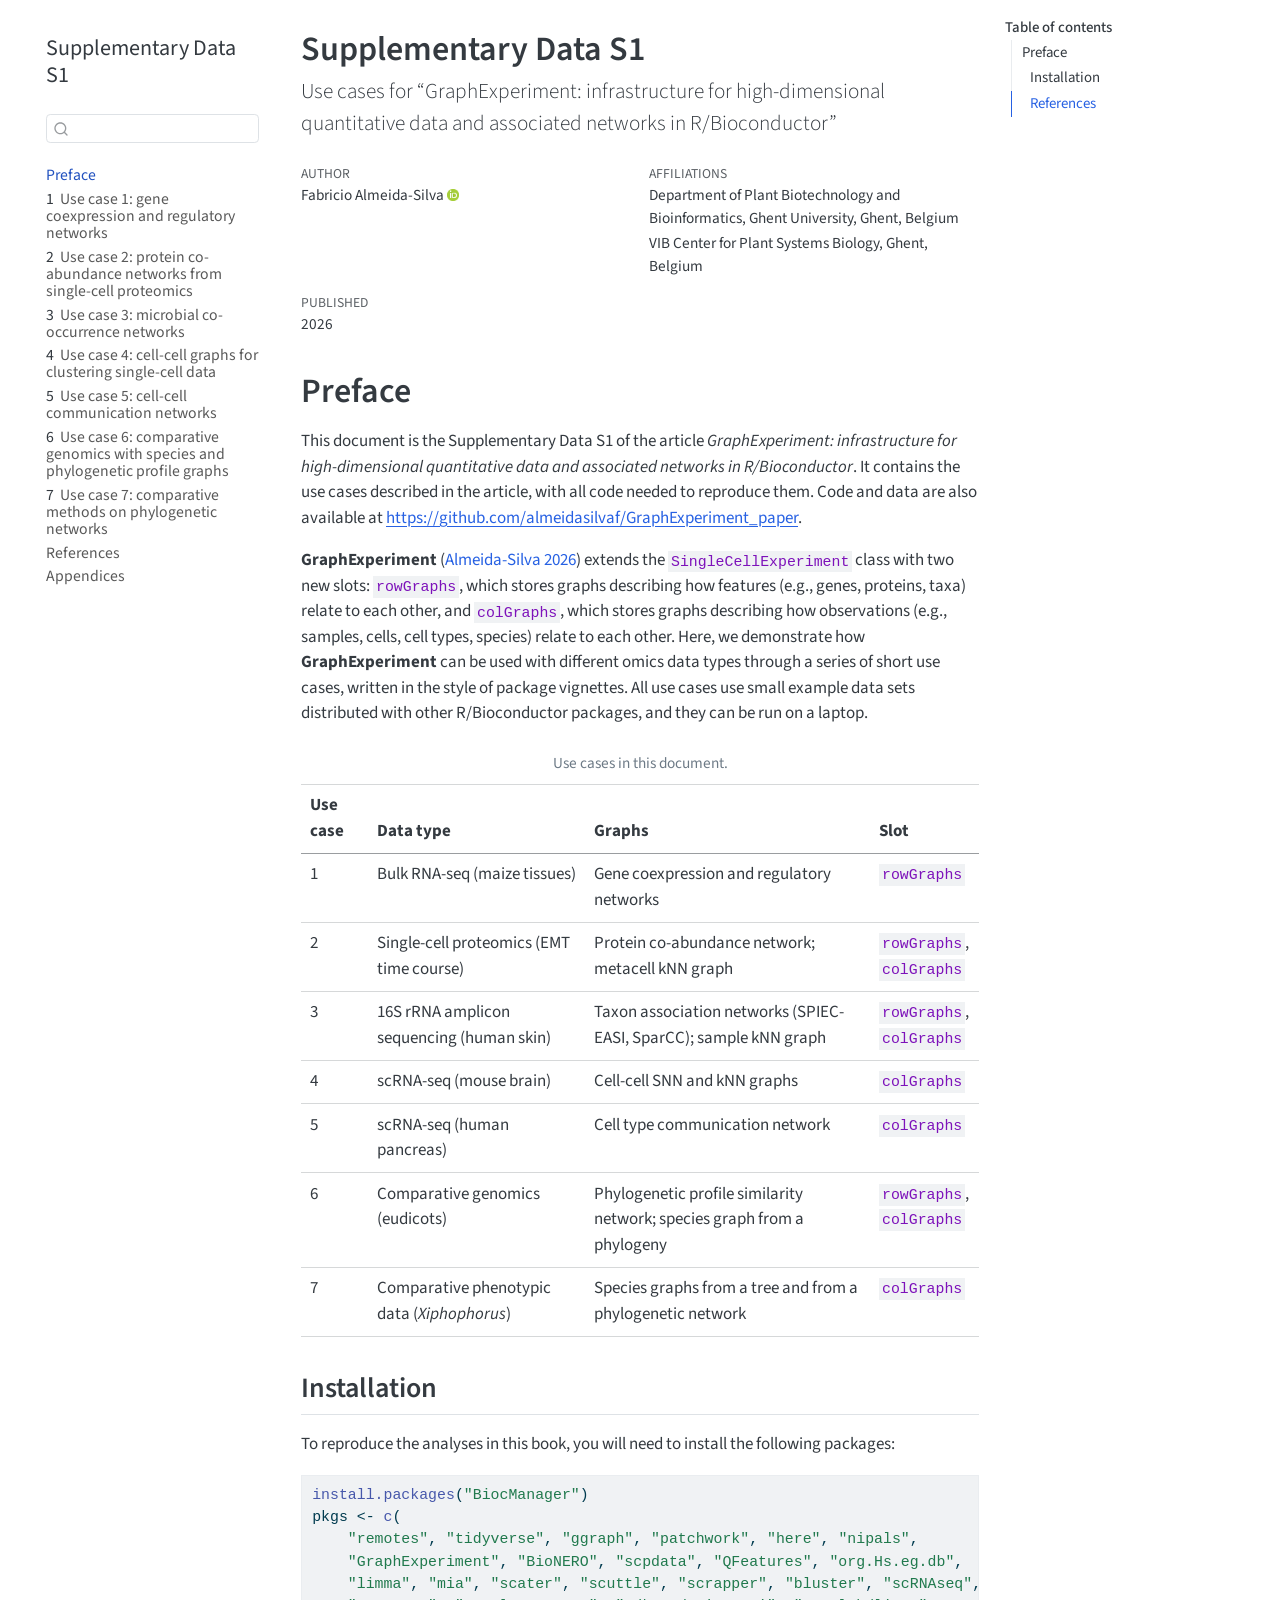
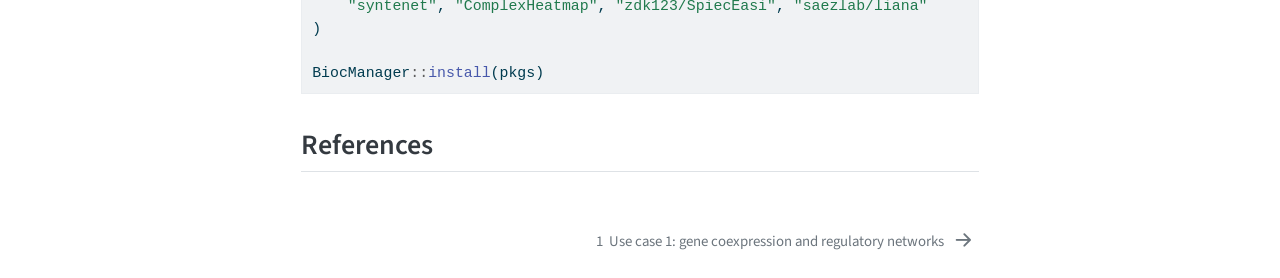
<file: index.html>
<!DOCTYPE html>
<html xmlns="http://www.w3.org/1999/xhtml" lang="en" xml:lang="en"><head>

<meta charset="utf-8">
<meta name="generator" content="quarto-1.10.19">

<meta name="viewport" content="width=device-width, initial-scale=1.0, user-scalable=yes">

<meta name="author" content="Fabricio Almeida-Silva">
<meta name="dcterms.date" content="2026-01-01">

<title>Supplementary Data S1</title>
<style>
/* Default styles provided by pandoc.
** See https://pandoc.org/MANUAL.html#variables-for-html for config info.
*/
span.smallcaps{font-variant: small-caps;}
div.columns{display: flex; gap: 1.5em;}
div.column{flex: auto;}
@media screen {
div.columns{gap: min(4vw, 1.5em);}
div.column{overflow-x: auto;}
}
div.hanging-indent{margin-left: 1.5em; text-indent: -1.5em;}
ul.task-list{list-style: none;}
ul.task-list li input[type="checkbox"] {
  width: 0.8em;
  margin: 0 0.8em 0.2em -1em; /* quarto-specific, see https://github.com/quarto-dev/quarto-cli/issues/4556 */ 
  vertical-align: middle;
}
/* CSS for syntax highlighting */
html { -webkit-text-size-adjust: 100%; }
pre > code.sourceCode { white-space: pre; position: relative; }
pre > code.sourceCode > span { display: inline-block; line-height: 1.25; }
pre > code.sourceCode > span:empty { height: 1.2em; }
.sourceCode { overflow: visible; }
code.sourceCode > span { color: inherit; text-decoration: inherit; }
div.sourceCode { margin: 1em 0; }
pre.sourceCode { margin: 0; }
@media screen {
div.sourceCode { overflow: auto; }
}
@media print {
pre > code.sourceCode { white-space: pre-wrap; }
pre > code.sourceCode > span { text-indent: -5em; padding-left: 5em; }
}
pre.numberSource code
  { counter-reset: source-line 0; }
pre.numberSource code > span
  { position: relative; left: -4em; counter-increment: source-line; }
pre.numberSource code > span > a:first-child::before
  { content: counter(source-line);
    position: relative; left: -1em; text-align: right; vertical-align: baseline;
    border: none; display: inline-block;
    -webkit-touch-callout: none; -webkit-user-select: none;
    -khtml-user-select: none; -moz-user-select: none;
    -ms-user-select: none; user-select: none;
    padding: 0 4px; width: 4em;
  }
pre.numberSource { margin-left: 3em;  padding-left: 4px; }
div.sourceCode
  {   }
@media screen {
pre > code.sourceCode > span > a:first-child::before { text-decoration: underline; }
}
/* CSS for citations */
div.csl-bib-body { }
div.csl-entry {
  clear: both;
}
.hanging-indent div.csl-entry {
  margin-left:2em;
  text-indent:-2em;
}
div.csl-left-margin {
  min-width:2em;
  float:left;
}
div.csl-right-inline {
  margin-left:2em;
  padding-left:1em;
}
div.csl-indent {
  margin-left: 2em;
}</style>


<script src="site_libs/quarto-nav/quarto-nav.js"></script>
<script src="site_libs/quarto-nav/headroom.min.js"></script>
<script src="site_libs/clipboard/clipboard.min.js"></script>
<script src="site_libs/quarto-search/autocomplete.umd.js"></script>
<script src="site_libs/quarto-search/fuse.min.js"></script>
<script src="site_libs/quarto-search/quarto-search.js"></script>
<meta name="quarto:offset" content="./">
<link href="./chapters/chapter_01.html" rel="next">
<script src="site_libs/quarto-html/quarto.js" type="module"></script>
<script src="site_libs/quarto-html/tabsets/tabsets.js" type="module"></script>
<script src="site_libs/quarto-html/popper.min.js"></script>
<script src="site_libs/quarto-html/tippy.umd.min.js"></script>
<script src="site_libs/quarto-html/anchor.min.js"></script>
<link href="site_libs/quarto-html/tippy.css" rel="stylesheet">
<link href="site_libs/quarto-html/quarto-syntax-highlighting-bf27225e3a48a9273f3daa8f8e829971.css" rel="stylesheet" id="quarto-text-highlighting-styles">
<script src="site_libs/bootstrap/bootstrap.min.js"></script>
<link href="site_libs/bootstrap/bootstrap-icons.css" rel="stylesheet">
<link href="site_libs/bootstrap/bootstrap-fd33a4952e9ae2782db733e1f7710525.min.css" rel="stylesheet" append-hash="true" id="quarto-bootstrap" data-mode="light">
<script id="quarto-search-options" type="application/json">{
  "location": "sidebar",
  "copy-button": false,
  "collapse-after": 3,
  "panel-placement": "start",
  "type": "textbox",
  "limit": 50,
  "keyboard-shortcut": [
    "f",
    "/",
    "s"
  ],
  "show-item-context": false,
  "language": {
    "search-no-results-text": "No results",
    "search-matching-documents-text": "matching documents",
    "search-copy-link-title": "Copy link to search",
    "search-hide-matches-text": "Hide additional matches",
    "search-more-match-text": "more match in this document",
    "search-more-matches-text": "more matches in this document",
    "search-clear-button-title": "Clear",
    "search-text-placeholder": "",
    "search-detached-cancel-button-title": "Cancel",
    "search-submit-button-title": "Submit",
    "search-label": "Search"
  }
}</script>


</head>

<body class="nav-sidebar floating quarto-light">

<div id="quarto-search-results"></div>
  <header id="quarto-header" class="headroom fixed-top">
  <nav class="quarto-secondary-nav">
    <div class="container-fluid d-flex">
      <button type="button" class="quarto-btn-toggle btn" data-bs-toggle="collapse" role="button" data-bs-target=".quarto-sidebar-collapse-item" aria-controls="quarto-sidebar" aria-expanded="false" aria-label="Toggle sidebar navigation" onclick="if (window.quartoToggleHeadroom) { window.quartoToggleHeadroom(); }">
        <i class="bi bi-layout-text-sidebar-reverse"></i>
      </button>
        <nav class="quarto-page-breadcrumbs" aria-label="breadcrumb"><ol class="breadcrumb"><li class="breadcrumb-item"><a href="./index.html">Preface</a></li></ol></nav>
        <a class="flex-grow-1" role="navigation" data-bs-toggle="collapse" data-bs-target=".quarto-sidebar-collapse-item" aria-controls="quarto-sidebar" aria-expanded="false" aria-label="Toggle sidebar navigation" onclick="if (window.quartoToggleHeadroom) { window.quartoToggleHeadroom(); }">      
        </a>
      <button type="button" class="btn quarto-search-button" aria-label="Search" onclick="window.quartoOpenSearch();">
        <i class="bi bi-search"></i>
      </button>
    </div>
  </nav>
</header>
<!-- content -->
<div id="quarto-content" class="quarto-container page-columns page-rows-contents page-layout-article">
<!-- sidebar -->
  <nav id="quarto-sidebar" class="sidebar collapse collapse-horizontal quarto-sidebar-collapse-item sidebar-navigation floating overflow-auto">
    <div class="pt-lg-2 mt-2 text-left sidebar-header">
    <div class="sidebar-title mb-0 py-0">
      <a href="./">Supplementary Data S1</a> 
    </div>
      </div>
        <div class="mt-2 flex-shrink-0 align-items-center">
        <div class="sidebar-search">
        <div id="quarto-search" class="" title="Search"></div>
        </div>
        </div>
    <div class="sidebar-menu-container"> 
    <ul class="list-unstyled mt-1">
        <li class="sidebar-item">
  <div class="sidebar-item-container"> 
  <a href="./index.html" class="sidebar-item-text sidebar-link active">
 <span class="menu-text">Preface</span></a>
  </div>
</li>
        <li class="sidebar-item">
  <div class="sidebar-item-container"> 
  <a href="./chapters/chapter_01.html" class="sidebar-item-text sidebar-link">
 <span class="menu-text"><span class="chapter-number">1</span>&nbsp; <span class="chapter-title">Use case 1: gene coexpression and regulatory networks</span></span></a>
  </div>
</li>
        <li class="sidebar-item">
  <div class="sidebar-item-container"> 
  <a href="./chapters/chapter_02.html" class="sidebar-item-text sidebar-link">
 <span class="menu-text"><span class="chapter-number">2</span>&nbsp; <span class="chapter-title">Use case 2: protein co-abundance networks from single-cell proteomics</span></span></a>
  </div>
</li>
        <li class="sidebar-item">
  <div class="sidebar-item-container"> 
  <a href="./chapters/chapter_03.html" class="sidebar-item-text sidebar-link">
 <span class="menu-text"><span class="chapter-number">3</span>&nbsp; <span class="chapter-title">Use case 3: microbial co-occurrence networks</span></span></a>
  </div>
</li>
        <li class="sidebar-item">
  <div class="sidebar-item-container"> 
  <a href="./chapters/chapter_04.html" class="sidebar-item-text sidebar-link">
 <span class="menu-text"><span class="chapter-number">4</span>&nbsp; <span class="chapter-title">Use case 4: cell-cell graphs for clustering single-cell data</span></span></a>
  </div>
</li>
        <li class="sidebar-item">
  <div class="sidebar-item-container"> 
  <a href="./chapters/chapter_05.html" class="sidebar-item-text sidebar-link">
 <span class="menu-text"><span class="chapter-number">5</span>&nbsp; <span class="chapter-title">Use case 5: cell-cell communication networks</span></span></a>
  </div>
</li>
        <li class="sidebar-item">
  <div class="sidebar-item-container"> 
  <a href="./chapters/chapter_06.html" class="sidebar-item-text sidebar-link">
 <span class="menu-text"><span class="chapter-number">6</span>&nbsp; <span class="chapter-title">Use case 6: comparative genomics with species and phylogenetic profile graphs</span></span></a>
  </div>
</li>
        <li class="sidebar-item">
  <div class="sidebar-item-container"> 
  <a href="./chapters/chapter_07.html" class="sidebar-item-text sidebar-link">
 <span class="menu-text"><span class="chapter-number">7</span>&nbsp; <span class="chapter-title">Use case 7: comparative methods on phylogenetic networks</span></span></a>
  </div>
</li>
        <li class="sidebar-item">
  <div class="sidebar-item-container"> 
  <a href="./references.html" class="sidebar-item-text sidebar-link">
 <span class="menu-text">References</span></a>
  </div>
</li>
        <li class="sidebar-item">
  <div class="sidebar-item-container"> 
  <a href="./chapters/appendices.html" class="sidebar-item-text sidebar-link">
 <span class="menu-text">Appendices</span></a>
  </div>
</li>
    </ul>
    </div>
</nav>
<div id="quarto-sidebar-glass" class="quarto-sidebar-collapse-item" data-bs-toggle="collapse" data-bs-target=".quarto-sidebar-collapse-item"></div>
<!-- margin-sidebar -->
    <div id="quarto-margin-sidebar" class="sidebar margin-sidebar">
        <nav id="TOC" role="doc-toc" class="toc-active">
    <h2 id="toc-title">Table of contents</h2>
   
  <ul>
  <li><a href="#preface" id="toc-preface" class="nav-link active" data-scroll-target="#preface">Preface</a>
  <ul class="collapse">
  <li><a href="#installation" id="toc-installation" class="nav-link" data-scroll-target="#installation">Installation</a></li>
  <li><a href="#references" id="toc-references" class="nav-link" data-scroll-target="#references">References</a></li>
  </ul></li>
  </ul>
</nav>
    </div>
<!-- main -->
<main class="content" id="quarto-document-content">

<header id="title-block-header" class="quarto-title-block default">
<div class="quarto-title">
<h1 class="title">Supplementary Data S1</h1>
<p class="subtitle lead">Use cases for “GraphExperiment: infrastructure for high-dimensional quantitative data and associated networks in R/Bioconductor”</p>
</div>


<div class="quarto-title-meta-author">
  <div class="quarto-title-meta-heading">Author</div>
  <div class="quarto-title-meta-heading">Affiliations</div>
  
    <div class="quarto-title-meta-contents">
    <p class="author">Fabricio Almeida-Silva <a href="https://orcid.org/0000-0002-5314-2964" class="quarto-title-author-orcid" aria-label="ORCID profile for Fabricio Almeida-Silva"> <img alt="" src="[data-uri]"></a></p>
  </div>
  <div class="quarto-title-meta-contents">
        <p class="affiliation">
            Department of Plant Biotechnology and Bioinformatics, Ghent University, Ghent, Belgium
          </p>
        <p class="affiliation">
            VIB Center for Plant Systems Biology, Ghent, Belgium
          </p>
      </div>
  </div>

<div class="quarto-title-meta">

      
    <div>
    <div class="quarto-title-meta-heading">Published</div>
    <div class="quarto-title-meta-contents">
      <p class="date">2026</p>
    </div>
  </div>
  
    
  </div>
  


</header>


<section id="preface" class="level1 unnumbered">
<h1 class="unnumbered">Preface</h1>
<p>This document is the Supplementary Data S1 of the article <em>GraphExperiment: infrastructure for high-dimensional quantitative data and associated networks in R/Bioconductor</em>. It contains the use cases described in the article, with all code needed to reproduce them. Code and data are also available at <a href="https://github.com/almeidasilvaf/GraphExperiment_paper" class="uri">https://github.com/almeidasilvaf/GraphExperiment_paper</a>.</p>
<p><strong>GraphExperiment</strong> <span class="citation" data-cites="almeida2026graphexperiment">(<a href="references.html#ref-almeida2026graphexperiment" role="doc-biblioref">Almeida-Silva 2026</a>)</span> extends the <code>SingleCellExperiment</code> class with two new slots: <code>rowGraphs</code>, which stores graphs describing how features (e.g., genes, proteins, taxa) relate to each other, and <code>colGraphs</code>, which stores graphs describing how observations (e.g., samples, cells, cell types, species) relate to each other. Here, we demonstrate how <strong>GraphExperiment</strong> can be used with different omics data types through a series of short use cases, written in the style of package vignettes. All use cases use small example data sets distributed with other R/Bioconductor packages, and they can be run on a laptop.</p>
<table class="caption-top table">
<caption>Use cases in this document.</caption>
<colgroup>
<col style="width: 10%">
<col style="width: 32%">
<col style="width: 42%">
<col style="width: 16%">
</colgroup>
<thead>
<tr class="header">
<th style="text-align: left;">Use case</th>
<th style="text-align: left;">Data type</th>
<th style="text-align: left;">Graphs</th>
<th style="text-align: left;">Slot</th>
</tr>
</thead>
<tbody>
<tr class="odd">
<td style="text-align: left;">1</td>
<td style="text-align: left;">Bulk RNA-seq (maize tissues)</td>
<td style="text-align: left;">Gene coexpression and regulatory networks</td>
<td style="text-align: left;"><code>rowGraphs</code></td>
</tr>
<tr class="even">
<td style="text-align: left;">2</td>
<td style="text-align: left;">Single-cell proteomics (EMT time course)</td>
<td style="text-align: left;">Protein co-abundance network; metacell kNN graph</td>
<td style="text-align: left;"><code>rowGraphs</code>, <code>colGraphs</code></td>
</tr>
<tr class="odd">
<td style="text-align: left;">3</td>
<td style="text-align: left;">16S rRNA amplicon sequencing (human skin)</td>
<td style="text-align: left;">Taxon association networks (SPIEC-EASI, SparCC); sample kNN graph</td>
<td style="text-align: left;"><code>rowGraphs</code>, <code>colGraphs</code></td>
</tr>
<tr class="even">
<td style="text-align: left;">4</td>
<td style="text-align: left;">scRNA-seq (mouse brain)</td>
<td style="text-align: left;">Cell-cell SNN and kNN graphs</td>
<td style="text-align: left;"><code>colGraphs</code></td>
</tr>
<tr class="odd">
<td style="text-align: left;">5</td>
<td style="text-align: left;">scRNA-seq (human pancreas)</td>
<td style="text-align: left;">Cell type communication network</td>
<td style="text-align: left;"><code>colGraphs</code></td>
</tr>
<tr class="even">
<td style="text-align: left;">6</td>
<td style="text-align: left;">Comparative genomics (eudicots)</td>
<td style="text-align: left;">Phylogenetic profile similarity network; species graph from a phylogeny</td>
<td style="text-align: left;"><code>rowGraphs</code>, <code>colGraphs</code></td>
</tr>
<tr class="odd">
<td style="text-align: left;">7</td>
<td style="text-align: left;">Comparative phenotypic data (<em>Xiphophorus</em>)</td>
<td style="text-align: left;">Species graphs from a tree and from a phylogenetic network</td>
<td style="text-align: left;"><code>colGraphs</code></td>
</tr>
</tbody>
</table>
<section id="installation" class="level2 unnumbered">
<h2 class="unnumbered anchored" data-anchor-id="installation">Installation</h2>
<p>To reproduce the analyses in this book, you will need to install the following packages:</p>
<div class="cell">
<div class="code-copy-outer-scaffold"><div class="sourceCode cell-code" id="cb1"><pre class="sourceCode r code-with-copy"><code class="sourceCode r"><span id="cb1-1"><a href="#cb1-1" aria-hidden="true" tabindex="-1"></a><span class="fu">install.packages</span>(<span class="st">"BiocManager"</span>)</span>
<span id="cb1-2"><a href="#cb1-2" aria-hidden="true" tabindex="-1"></a>pkgs <span class="ot">&lt;-</span> <span class="fu">c</span>(</span>
<span id="cb1-3"><a href="#cb1-3" aria-hidden="true" tabindex="-1"></a>    <span class="st">"remotes"</span>, <span class="st">"tidyverse"</span>, <span class="st">"ggraph"</span>, <span class="st">"patchwork"</span>, <span class="st">"here"</span>, <span class="st">"nipals"</span>,</span>
<span id="cb1-4"><a href="#cb1-4" aria-hidden="true" tabindex="-1"></a>    <span class="st">"GraphExperiment"</span>, <span class="st">"BioNERO"</span>, <span class="st">"scpdata"</span>, <span class="st">"QFeatures"</span>, <span class="st">"org.Hs.eg.db"</span>,</span>
<span id="cb1-5"><a href="#cb1-5" aria-hidden="true" tabindex="-1"></a>    <span class="st">"limma"</span>, <span class="st">"mia"</span>, <span class="st">"scater"</span>, <span class="st">"scuttle"</span>, <span class="st">"scrapper"</span>, <span class="st">"bluster"</span>, <span class="st">"scRNAseq"</span>,</span>
<span id="cb1-6"><a href="#cb1-6" aria-hidden="true" tabindex="-1"></a>    <span class="st">"syntenet"</span>, <span class="st">"ComplexHeatmap"</span>, <span class="st">"zdk123/SpiecEasi"</span>, <span class="st">"saezlab/liana"</span></span>
<span id="cb1-7"><a href="#cb1-7" aria-hidden="true" tabindex="-1"></a>)</span>
<span id="cb1-8"><a href="#cb1-8" aria-hidden="true" tabindex="-1"></a></span>
<span id="cb1-9"><a href="#cb1-9" aria-hidden="true" tabindex="-1"></a>BiocManager<span class="sc">::</span><span class="fu">install</span>(pkgs)</span></code></pre></div><button title="Copy to Clipboard" class="code-copy-button"><i class="bi"></i></button></div>
</div>
</section>
<section id="references" class="level2 unnumbered">
<h2 class="unnumbered anchored" data-anchor-id="references">References</h2>


<div id="refs" class="references csl-bib-body hanging-indent" role="list" style="display: none">
<div id="ref-almeida2026graphexperiment" class="csl-entry" role="listitem">
Almeida-Silva, Fabricio. 2026. <em>GraphExperiment: S4 Class for Quantitative Data and Associated Networks</em>. <a href="https://github.com/almeidasilvaf/GraphExperiment">https://github.com/almeidasilvaf/GraphExperiment</a>.
</div>
</div>
</section>
</section>

</main> <!-- /main -->
<script id="quarto-html-after-body" type="application/javascript">
  window.document.addEventListener("DOMContentLoaded", function (event) {
    const icon = "";
    const anchorJS = new window.AnchorJS();
    anchorJS.options = {
      placement: 'right',
      icon: icon
    };
    anchorJS.add('.anchored');
    const isCodeAnnotation = (el) => {
      for (const clz of el.classList) {
        if (clz.startsWith('code-annotation-')) {                     
          return true;
        }
      }
      return false;
    }
    const onCopySuccess = function(e) {
      // button target
      const button = e.trigger;
      // don't keep focus
      button.blur();
      // flash "checked"
      button.classList.add('code-copy-button-checked');
      var currentTitle = button.getAttribute("title");
      button.setAttribute("title", "Copied!");
      let tooltip;
      if (window.bootstrap) {
        button.setAttribute("data-bs-toggle", "tooltip");
        button.setAttribute("data-bs-placement", "left");
        button.setAttribute("data-bs-title", "Copied!");
        tooltip = new bootstrap.Tooltip(button, 
          { trigger: "manual", 
            customClass: "code-copy-button-tooltip",
            offset: [0, -8]});
        tooltip.show();    
      }
      setTimeout(function() {
        if (tooltip) {
          tooltip.hide();
          button.removeAttribute("data-bs-title");
          button.removeAttribute("data-bs-toggle");
          button.removeAttribute("data-bs-placement");
        }
        button.setAttribute("title", currentTitle);
        button.classList.remove('code-copy-button-checked');
      }, 1000);
      // clear code selection
      e.clearSelection();
    }
    const getTextToCopy = function(trigger) {
      const outerScaffold = trigger.parentElement.cloneNode(true);
      const codeEl = outerScaffold.querySelector('code');
      for (const childEl of codeEl.children) {
        if (isCodeAnnotation(childEl)) {
          childEl.remove();
        }
      }
      return codeEl.innerText;
    }
    const clipboard = new window.ClipboardJS('.code-copy-button:not([data-in-quarto-modal])', {
      text: getTextToCopy
    });
    clipboard.on('success', onCopySuccess);
    if (window.document.getElementById('quarto-embedded-source-code-modal')) {
      const clipboardModal = new window.ClipboardJS('.code-copy-button[data-in-quarto-modal]', {
        text: getTextToCopy,
        container: window.document.getElementById('quarto-embedded-source-code-modal')
      });
      clipboardModal.on('success', onCopySuccess);
    }
      var localhostRegex = new RegExp(/^(?:http|https):\/\/localhost\:?[0-9]*\//);
      var mailtoRegex = new RegExp(/^mailto:/);
        var filterRegex = new RegExp('/' + window.location.host + '/');
      var isInternal = (href) => {
          return filterRegex.test(href) || localhostRegex.test(href) || mailtoRegex.test(href);
      }
      // Inspect non-navigation links and adorn them if external
     var links = window.document.querySelectorAll('a[href]:not(.nav-link):not(.navbar-brand):not(.toc-action):not(.sidebar-link):not(.sidebar-item-toggle):not(.pagination-link):not(.no-external):not([aria-hidden]):not(.dropdown-item):not(.quarto-navigation-tool):not(.about-link)');
      for (var i=0; i<links.length; i++) {
        const link = links[i];
        if (!isInternal(link.href)) {
          // undo the damage that might have been done by quarto-nav.js in the case of
          // links that we want to consider external
          if (link.dataset.originalHref !== undefined) {
            link.href = link.dataset.originalHref;
          }
        }
      }
    function tippyHover(el, contentFn, onTriggerFn, onUntriggerFn) {
      const config = {
        allowHTML: true,
        maxWidth: 500,
        delay: 100,
        arrow: false,
        appendTo: function(el) {
            return el.parentElement;
        },
        interactive: true,
        interactiveBorder: 10,
        theme: 'quarto',
        placement: 'bottom-start',
      };
      if (contentFn) {
        config.content = contentFn;
      }
      if (onTriggerFn) {
        config.onTrigger = onTriggerFn;
      }
      if (onUntriggerFn) {
        config.onUntrigger = onUntriggerFn;
      }
      window.tippy(el, config); 
    }
    const noterefs = window.document.querySelectorAll('a[role="doc-noteref"]');
    for (var i=0; i<noterefs.length; i++) {
      const ref = noterefs[i];
      tippyHover(ref, function() {
        // use id or data attribute instead here
        let href = ref.getAttribute('data-footnote-href') || ref.getAttribute('href');
        try { href = new URL(href).hash; } catch {}
        const id = href.replace(/^#\/?/, "");
        const note = window.document.getElementById(id);
        if (note) {
          return note.innerHTML;
        } else {
          return "";
        }
      });
    }
    const xrefs = window.document.querySelectorAll('a.quarto-xref');
    const processXRef = (id, note) => {
      // Strip column container classes
      const stripColumnClz = (el) => {
        el.classList.remove("page-full", "page-columns");
        if (el.children) {
          for (const child of el.children) {
            stripColumnClz(child);
          }
        }
      }
      stripColumnClz(note)
      if (id === null || id.startsWith('sec-')) {
        // Special case sections, only their first couple elements
        const container = document.createElement("div");
        if (note.children && note.children.length > 2) {
          container.appendChild(note.children[0].cloneNode(true));
          for (let i = 1; i < note.children.length; i++) {
            const child = note.children[i];
            if (child.tagName === "P" && child.innerText === "") {
              continue;
            } else {
              container.appendChild(child.cloneNode(true));
              break;
            }
          }
          if (window.Quarto?.typesetMath) {
            window.Quarto.typesetMath(container);
          }
          return container.innerHTML
        } else {
          if (window.Quarto?.typesetMath) {
            window.Quarto.typesetMath(note);
          }
          return note.innerHTML;
        }
      } else {
        // Remove any anchor links if they are present
        const anchorLink = note.querySelector('a.anchorjs-link');
        if (anchorLink) {
          anchorLink.remove();
        }
        if (window.Quarto?.typesetMath) {
          window.Quarto.typesetMath(note);
        }
        if (note.classList.contains("callout")) {
          return note.outerHTML;
        } else {
          return note.innerHTML;
        }
      }
    }
    for (var i=0; i<xrefs.length; i++) {
      const xref = xrefs[i];
      tippyHover(xref, undefined, function(instance) {
        instance.disable();
        let url = xref.getAttribute('href');
        let hash = undefined; 
        if (url.startsWith('#')) {
          hash = url;
        } else {
          try { hash = new URL(url).hash; } catch {}
        }
        if (hash) {
          const id = hash.replace(/^#\/?/, "");
          const note = window.document.getElementById(id);
          if (note !== null) {
            try {
              const html = processXRef(id, note.cloneNode(true));
              instance.setContent(html);
            } finally {
              instance.enable();
              instance.show();
            }
          } else {
            // See if we can fetch this
            fetch(url.split('#')[0])
            .then(res => res.text())
            .then(html => {
              const parser = new DOMParser();
              const htmlDoc = parser.parseFromString(html, "text/html");
              const note = htmlDoc.getElementById(id);
              if (note !== null) {
                const html = processXRef(id, note);
                instance.setContent(html);
              } 
            }).finally(() => {
              instance.enable();
              instance.show();
            });
          }
        } else {
          // See if we can fetch a full url (with no hash to target)
          // This is a special case and we should probably do some content thinning / targeting
          fetch(url)
          .then(res => res.text())
          .then(html => {
            const parser = new DOMParser();
            const htmlDoc = parser.parseFromString(html, "text/html");
            const note = htmlDoc.querySelector('main.content');
            if (note !== null) {
              // This should only happen for chapter cross references
              // (since there is no id in the URL)
              // remove the first header
              if (note.children.length > 0 && note.children[0].tagName === "HEADER") {
                note.children[0].remove();
              }
              const html = processXRef(null, note);
              instance.setContent(html);
            } 
          }).finally(() => {
            instance.enable();
            instance.show();
          });
        }
      }, function(instance) {
      });
    }
        let selectedAnnoteEl;
        const selectorForAnnotation = ( cell, annotation) => {
          let cellAttr = 'data-code-cell="' + cell + '"';
          let lineAttr = 'data-code-annotation="' +  annotation + '"';
          const selector = 'span[' + cellAttr + '][' + lineAttr + ']';
          return selector;
        }
        const selectCodeLines = (annoteEl) => {
          const doc = window.document;
          const targetCell = annoteEl.getAttribute("data-target-cell");
          const targetAnnotation = annoteEl.getAttribute("data-target-annotation");
          const annoteSpan = window.document.querySelector(selectorForAnnotation(targetCell, targetAnnotation));
          const lines = annoteSpan.getAttribute("data-code-lines").split(",");
          const lineIds = lines.map((line) => {
            return targetCell + "-" + line;
          })
          let top = null;
          let height = null;
          let parent = null;
          if (lineIds.length > 0) {
              //compute the position of the single el (top and bottom and make a div)
              const el = window.document.getElementById(lineIds[0]);
              top = el.offsetTop;
              height = el.offsetHeight;
              parent = el.parentElement.parentElement;
            if (lineIds.length > 1) {
              const lastEl = window.document.getElementById(lineIds[lineIds.length - 1]);
              const bottom = lastEl.offsetTop + lastEl.offsetHeight;
              height = bottom - top;
            }
            if (top !== null && height !== null && parent !== null) {
              // cook up a div (if necessary) and position it 
              let div = window.document.getElementById("code-annotation-line-highlight");
              if (div === null) {
                div = window.document.createElement("div");
                div.setAttribute("id", "code-annotation-line-highlight");
                div.style.position = 'absolute';
                parent.appendChild(div);
              }
              div.style.top = top - 2 + "px";
              div.style.height = height + 4 + "px";
              div.style.left = 0;
              let gutterDiv = window.document.getElementById("code-annotation-line-highlight-gutter");
              if (gutterDiv === null) {
                gutterDiv = window.document.createElement("div");
                gutterDiv.setAttribute("id", "code-annotation-line-highlight-gutter");
                gutterDiv.style.position = 'absolute';
                const codeCell = window.document.getElementById(targetCell);
                const gutter = codeCell.querySelector('.code-annotation-gutter');
                gutter.appendChild(gutterDiv);
              }
              gutterDiv.style.top = top - 2 + "px";
              gutterDiv.style.height = height + 4 + "px";
            }
            selectedAnnoteEl = annoteEl;
          }
        };
        const unselectCodeLines = () => {
          const elementsIds = ["code-annotation-line-highlight", "code-annotation-line-highlight-gutter"];
          elementsIds.forEach((elId) => {
            const div = window.document.getElementById(elId);
            if (div) {
              div.remove();
            }
          });
          selectedAnnoteEl = undefined;
        };
          // Handle positioning of the toggle
      window.addEventListener(
        "resize",
        throttle(() => {
          elRect = undefined;
          if (selectedAnnoteEl) {
            selectCodeLines(selectedAnnoteEl);
          }
        }, 10)
      );
      function throttle(fn, ms) {
      let throttle = false;
      let timer;
        return (...args) => {
          if(!throttle) { // first call gets through
              fn.apply(this, args);
              throttle = true;
          } else { // all the others get throttled
              if(timer) clearTimeout(timer); // cancel #2
              timer = setTimeout(() => {
                fn.apply(this, args);
                timer = throttle = false;
              }, ms);
          }
        };
      }
        // Attach click handler to the DT
        const annoteDls = window.document.querySelectorAll('dt[data-target-cell]');
        for (const annoteDlNode of annoteDls) {
          annoteDlNode.addEventListener('click', (event) => {
            const clickedEl = event.target;
            if (clickedEl !== selectedAnnoteEl) {
              unselectCodeLines();
              const activeEl = window.document.querySelector('dt[data-target-cell].code-annotation-active');
              if (activeEl) {
                activeEl.classList.remove('code-annotation-active');
              }
              selectCodeLines(clickedEl);
              clickedEl.classList.add('code-annotation-active');
            } else {
              // Unselect the line
              unselectCodeLines();
              clickedEl.classList.remove('code-annotation-active');
            }
          });
        }
    const findCites = (el) => {
      const parentEl = el.parentElement;
      if (parentEl) {
        const cites = parentEl.dataset.cites;
        if (cites) {
          return {
            el,
            cites: cites.split(' ')
          };
        } else {
          return findCites(el.parentElement)
        }
      } else {
        return undefined;
      }
    };
    var bibliorefs = window.document.querySelectorAll('a[role="doc-biblioref"]');
    for (var i=0; i<bibliorefs.length; i++) {
      const ref = bibliorefs[i];
      const citeInfo = findCites(ref);
      if (citeInfo) {
        tippyHover(citeInfo.el, function() {
          var popup = window.document.createElement('div');
          citeInfo.cites.forEach(function(cite) {
            var citeDiv = window.document.createElement('div');
            citeDiv.classList.add('hanging-indent');
            citeDiv.classList.add('csl-entry');
            var biblioDiv = window.document.getElementById('ref-' + cite);
            if (biblioDiv) {
              citeDiv.innerHTML = biblioDiv.innerHTML;
            }
            popup.appendChild(citeDiv);
          });
          return popup.innerHTML;
        });
      }
    }
  });
  </script>
<nav class="page-navigation">
  <div class="nav-page nav-page-previous">
  </div>
  <div class="nav-page nav-page-next">
      <a href="./chapters/chapter_01.html" class="pagination-link" aria-label="Use case 1: gene coexpression and regulatory networks">
        <span class="nav-page-text"><span class="chapter-number">1</span>&nbsp; <span class="chapter-title">Use case 1: gene coexpression and regulatory networks</span></span> <i class="bi bi-arrow-right-short"></i>
      </a>
  </div>
</nav>
</div> <!-- /content -->




</body></html>
</file>
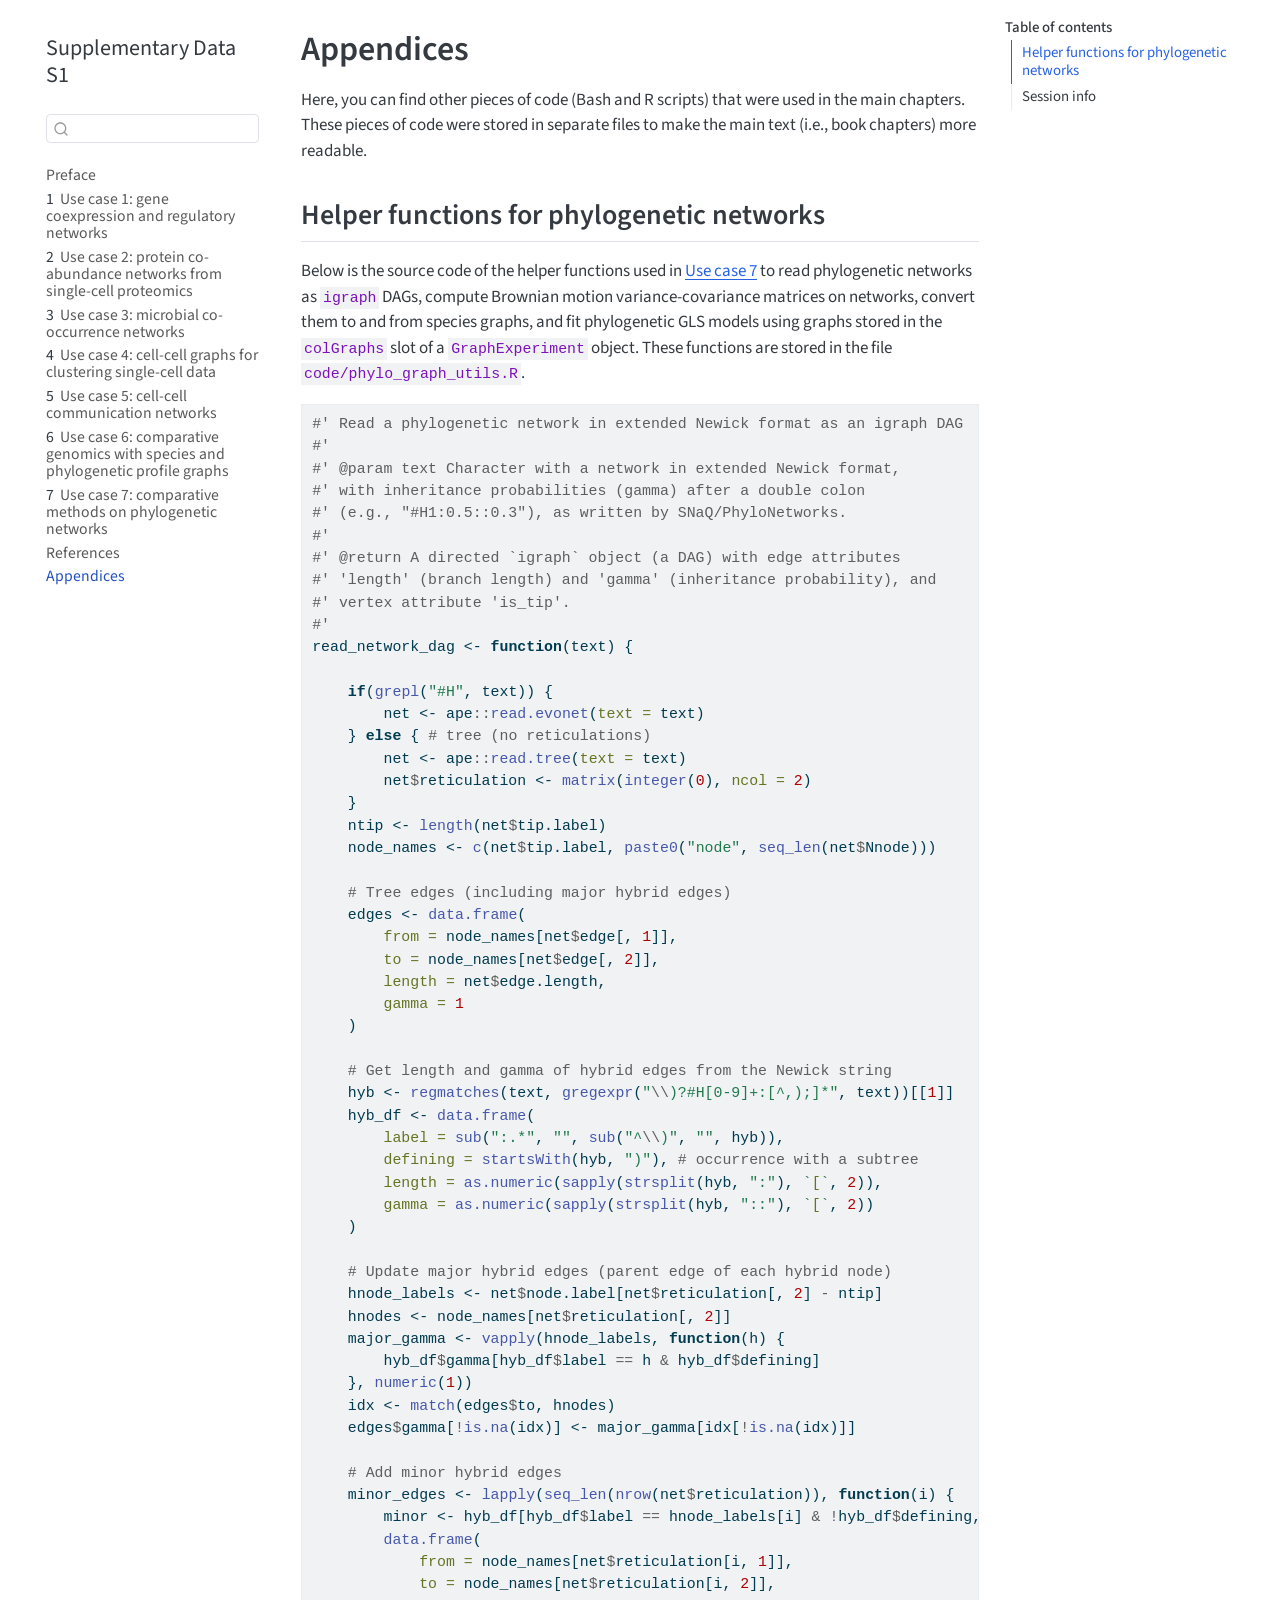
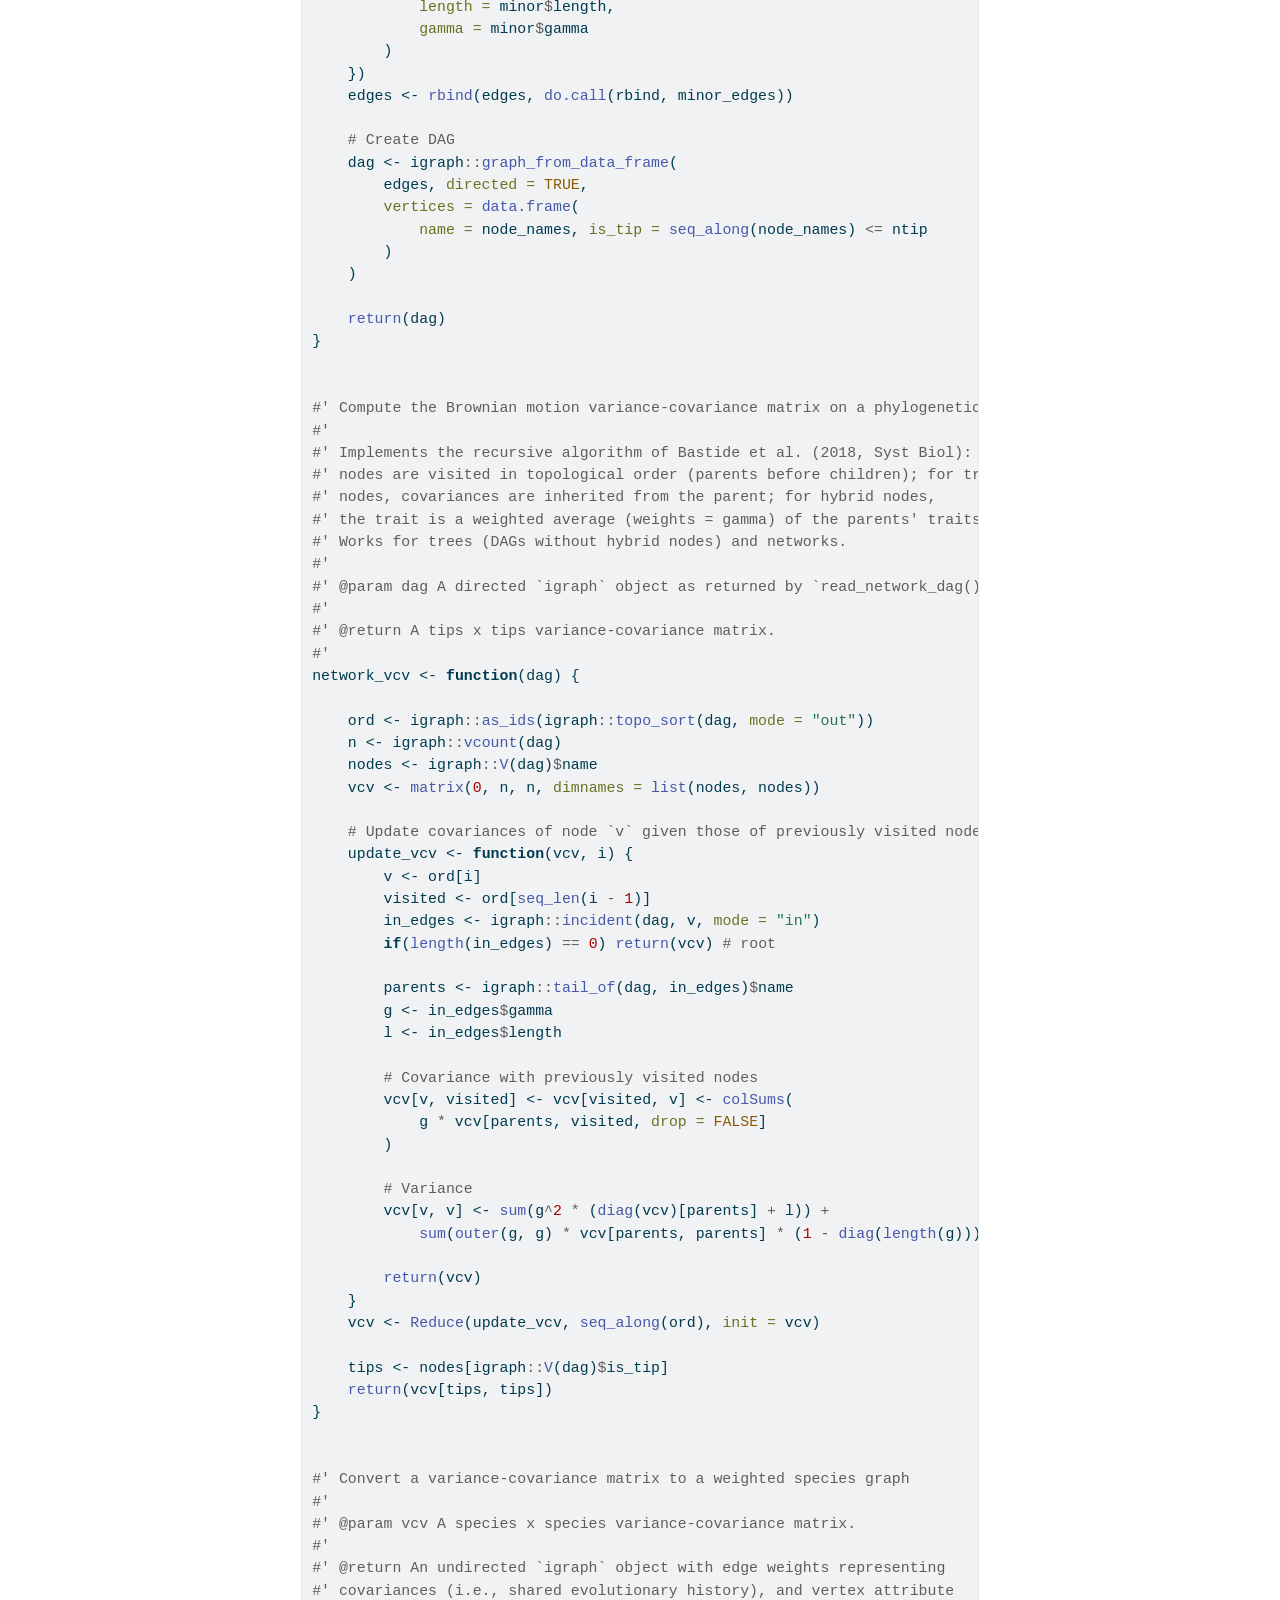
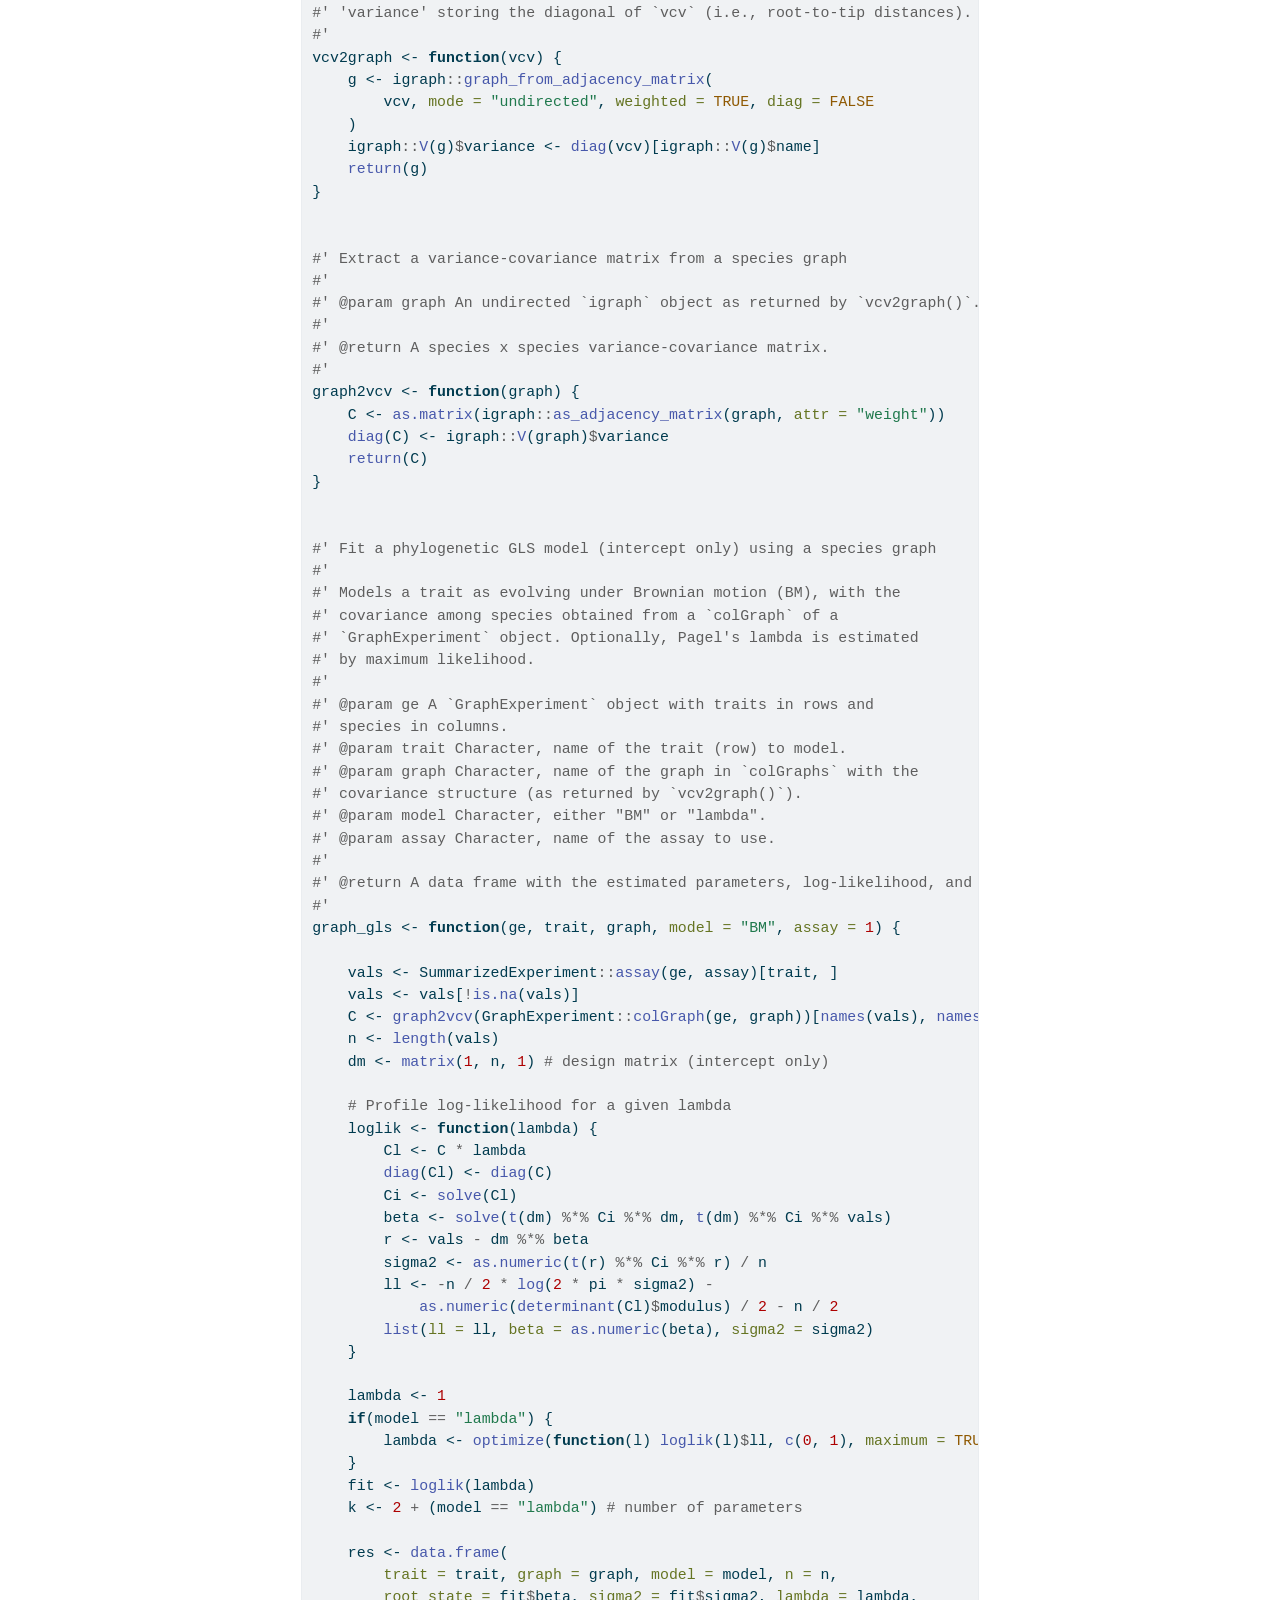
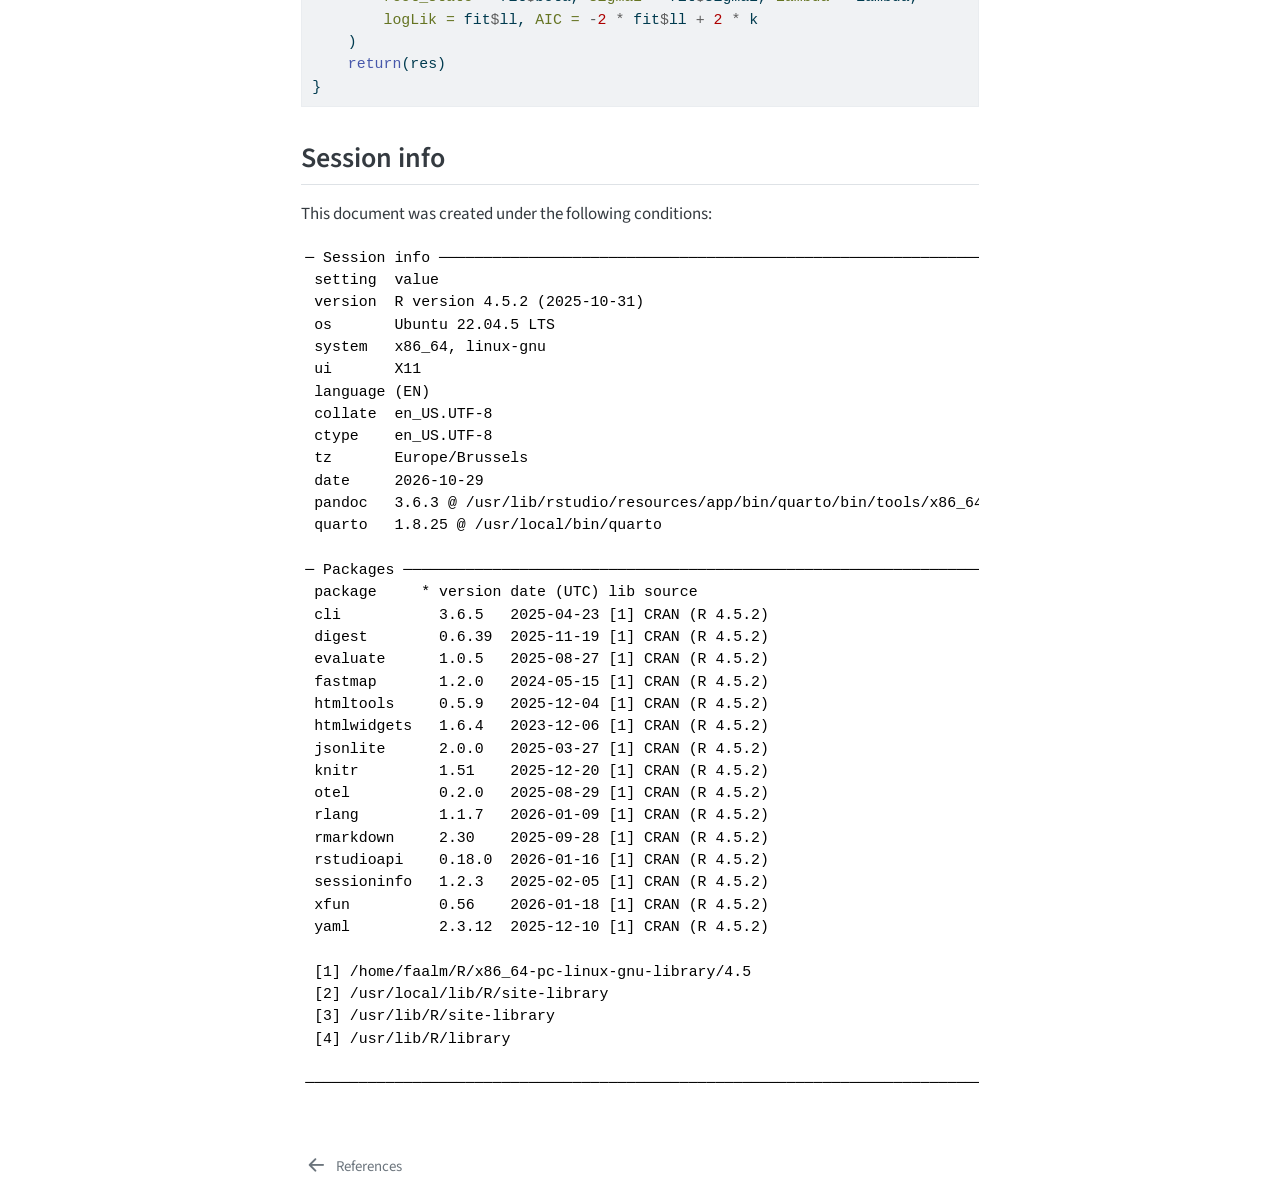
<file: chapters/appendices.html>
<!DOCTYPE html>
<html xmlns="http://www.w3.org/1999/xhtml" lang="en" xml:lang="en"><head>

<meta charset="utf-8">
<meta name="generator" content="quarto-1.10.19">

<meta name="viewport" content="width=device-width, initial-scale=1.0, user-scalable=yes">


<title>Appendices – Supplementary Data S1</title>
<style>
/* Default styles provided by pandoc.
** See https://pandoc.org/MANUAL.html#variables-for-html for config info.
*/
span.smallcaps{font-variant: small-caps;}
div.columns{display: flex; gap: 1.5em;}
div.column{flex: auto;}
@media screen {
div.columns{gap: min(4vw, 1.5em);}
div.column{overflow-x: auto;}
}
div.hanging-indent{margin-left: 1.5em; text-indent: -1.5em;}
ul.task-list{list-style: none;}
ul.task-list li input[type="checkbox"] {
  width: 0.8em;
  margin: 0 0.8em 0.2em -1em; /* quarto-specific, see https://github.com/quarto-dev/quarto-cli/issues/4556 */ 
  vertical-align: middle;
}
/* CSS for syntax highlighting */
html { -webkit-text-size-adjust: 100%; }
pre > code.sourceCode { white-space: pre; position: relative; }
pre > code.sourceCode > span { display: inline-block; line-height: 1.25; }
pre > code.sourceCode > span:empty { height: 1.2em; }
.sourceCode { overflow: visible; }
code.sourceCode > span { color: inherit; text-decoration: inherit; }
div.sourceCode { margin: 1em 0; }
pre.sourceCode { margin: 0; }
@media screen {
div.sourceCode { overflow: auto; }
}
@media print {
pre > code.sourceCode { white-space: pre-wrap; }
pre > code.sourceCode > span { text-indent: -5em; padding-left: 5em; }
}
pre.numberSource code
  { counter-reset: source-line 0; }
pre.numberSource code > span
  { position: relative; left: -4em; counter-increment: source-line; }
pre.numberSource code > span > a:first-child::before
  { content: counter(source-line);
    position: relative; left: -1em; text-align: right; vertical-align: baseline;
    border: none; display: inline-block;
    -webkit-touch-callout: none; -webkit-user-select: none;
    -khtml-user-select: none; -moz-user-select: none;
    -ms-user-select: none; user-select: none;
    padding: 0 4px; width: 4em;
  }
pre.numberSource { margin-left: 3em;  padding-left: 4px; }
div.sourceCode
  {   }
@media screen {
pre > code.sourceCode > span > a:first-child::before { text-decoration: underline; }
}
</style>


<script src="../site_libs/quarto-nav/quarto-nav.js"></script>
<script src="../site_libs/quarto-nav/headroom.min.js"></script>
<script src="../site_libs/clipboard/clipboard.min.js"></script>
<script src="../site_libs/quarto-search/autocomplete.umd.js"></script>
<script src="../site_libs/quarto-search/fuse.min.js"></script>
<script src="../site_libs/quarto-search/quarto-search.js"></script>
<meta name="quarto:offset" content="../">
<link href="../references.html" rel="prev">
<script src="../site_libs/quarto-html/quarto.js" type="module"></script>
<script src="../site_libs/quarto-html/tabsets/tabsets.js" type="module"></script>
<script src="../site_libs/quarto-html/popper.min.js"></script>
<script src="../site_libs/quarto-html/tippy.umd.min.js"></script>
<script src="../site_libs/quarto-html/anchor.min.js"></script>
<link href="../site_libs/quarto-html/tippy.css" rel="stylesheet">
<link href="../site_libs/quarto-html/quarto-syntax-highlighting-bf27225e3a48a9273f3daa8f8e829971.css" rel="stylesheet" id="quarto-text-highlighting-styles">
<script src="../site_libs/bootstrap/bootstrap.min.js"></script>
<link href="../site_libs/bootstrap/bootstrap-icons.css" rel="stylesheet">
<link href="../site_libs/bootstrap/bootstrap-fd33a4952e9ae2782db733e1f7710525.min.css" rel="stylesheet" append-hash="true" id="quarto-bootstrap" data-mode="light">
<script id="quarto-search-options" type="application/json">{
  "location": "sidebar",
  "copy-button": false,
  "collapse-after": 3,
  "panel-placement": "start",
  "type": "textbox",
  "limit": 50,
  "keyboard-shortcut": [
    "f",
    "/",
    "s"
  ],
  "show-item-context": false,
  "language": {
    "search-no-results-text": "No results",
    "search-matching-documents-text": "matching documents",
    "search-copy-link-title": "Copy link to search",
    "search-hide-matches-text": "Hide additional matches",
    "search-more-match-text": "more match in this document",
    "search-more-matches-text": "more matches in this document",
    "search-clear-button-title": "Clear",
    "search-text-placeholder": "",
    "search-detached-cancel-button-title": "Cancel",
    "search-submit-button-title": "Submit",
    "search-label": "Search"
  }
}</script>


</head>

<body class="nav-sidebar floating quarto-light">

<div id="quarto-search-results"></div>
  <header id="quarto-header" class="headroom fixed-top">
  <nav class="quarto-secondary-nav">
    <div class="container-fluid d-flex">
      <button type="button" class="quarto-btn-toggle btn" data-bs-toggle="collapse" role="button" data-bs-target=".quarto-sidebar-collapse-item" aria-controls="quarto-sidebar" aria-expanded="false" aria-label="Toggle sidebar navigation" onclick="if (window.quartoToggleHeadroom) { window.quartoToggleHeadroom(); }">
        <i class="bi bi-layout-text-sidebar-reverse"></i>
      </button>
        <nav class="quarto-page-breadcrumbs" aria-label="breadcrumb"><ol class="breadcrumb"><li class="breadcrumb-item"><a href="../chapters/appendices.html">Appendices</a></li></ol></nav>
        <a class="flex-grow-1" role="navigation" data-bs-toggle="collapse" data-bs-target=".quarto-sidebar-collapse-item" aria-controls="quarto-sidebar" aria-expanded="false" aria-label="Toggle sidebar navigation" onclick="if (window.quartoToggleHeadroom) { window.quartoToggleHeadroom(); }">      
        </a>
      <button type="button" class="btn quarto-search-button" aria-label="Search" onclick="window.quartoOpenSearch();">
        <i class="bi bi-search"></i>
      </button>
    </div>
  </nav>
</header>
<!-- content -->
<div id="quarto-content" class="quarto-container page-columns page-rows-contents page-layout-article">
<!-- sidebar -->
  <nav id="quarto-sidebar" class="sidebar collapse collapse-horizontal quarto-sidebar-collapse-item sidebar-navigation floating overflow-auto">
    <div class="pt-lg-2 mt-2 text-left sidebar-header">
    <div class="sidebar-title mb-0 py-0">
      <a href="../">Supplementary Data S1</a> 
    </div>
      </div>
        <div class="mt-2 flex-shrink-0 align-items-center">
        <div class="sidebar-search">
        <div id="quarto-search" class="" title="Search"></div>
        </div>
        </div>
    <div class="sidebar-menu-container"> 
    <ul class="list-unstyled mt-1">
        <li class="sidebar-item">
  <div class="sidebar-item-container"> 
  <a href="../index.html" class="sidebar-item-text sidebar-link">
 <span class="menu-text">Preface</span></a>
  </div>
</li>
        <li class="sidebar-item">
  <div class="sidebar-item-container"> 
  <a href="../chapters/chapter_01.html" class="sidebar-item-text sidebar-link">
 <span class="menu-text"><span class="chapter-number">1</span>&nbsp; <span class="chapter-title">Use case 1: gene coexpression and regulatory networks</span></span></a>
  </div>
</li>
        <li class="sidebar-item">
  <div class="sidebar-item-container"> 
  <a href="../chapters/chapter_02.html" class="sidebar-item-text sidebar-link">
 <span class="menu-text"><span class="chapter-number">2</span>&nbsp; <span class="chapter-title">Use case 2: protein co-abundance networks from single-cell proteomics</span></span></a>
  </div>
</li>
        <li class="sidebar-item">
  <div class="sidebar-item-container"> 
  <a href="../chapters/chapter_03.html" class="sidebar-item-text sidebar-link">
 <span class="menu-text"><span class="chapter-number">3</span>&nbsp; <span class="chapter-title">Use case 3: microbial co-occurrence networks</span></span></a>
  </div>
</li>
        <li class="sidebar-item">
  <div class="sidebar-item-container"> 
  <a href="../chapters/chapter_04.html" class="sidebar-item-text sidebar-link">
 <span class="menu-text"><span class="chapter-number">4</span>&nbsp; <span class="chapter-title">Use case 4: cell-cell graphs for clustering single-cell data</span></span></a>
  </div>
</li>
        <li class="sidebar-item">
  <div class="sidebar-item-container"> 
  <a href="../chapters/chapter_05.html" class="sidebar-item-text sidebar-link">
 <span class="menu-text"><span class="chapter-number">5</span>&nbsp; <span class="chapter-title">Use case 5: cell-cell communication networks</span></span></a>
  </div>
</li>
        <li class="sidebar-item">
  <div class="sidebar-item-container"> 
  <a href="../chapters/chapter_06.html" class="sidebar-item-text sidebar-link">
 <span class="menu-text"><span class="chapter-number">6</span>&nbsp; <span class="chapter-title">Use case 6: comparative genomics with species and phylogenetic profile graphs</span></span></a>
  </div>
</li>
        <li class="sidebar-item">
  <div class="sidebar-item-container"> 
  <a href="../chapters/chapter_07.html" class="sidebar-item-text sidebar-link">
 <span class="menu-text"><span class="chapter-number">7</span>&nbsp; <span class="chapter-title">Use case 7: comparative methods on phylogenetic networks</span></span></a>
  </div>
</li>
        <li class="sidebar-item">
  <div class="sidebar-item-container"> 
  <a href="../references.html" class="sidebar-item-text sidebar-link">
 <span class="menu-text">References</span></a>
  </div>
</li>
        <li class="sidebar-item">
  <div class="sidebar-item-container"> 
  <a href="../chapters/appendices.html" class="sidebar-item-text sidebar-link active">
 <span class="menu-text">Appendices</span></a>
  </div>
</li>
    </ul>
    </div>
</nav>
<div id="quarto-sidebar-glass" class="quarto-sidebar-collapse-item" data-bs-toggle="collapse" data-bs-target=".quarto-sidebar-collapse-item"></div>
<!-- margin-sidebar -->
    <div id="quarto-margin-sidebar" class="sidebar margin-sidebar">
        <nav id="TOC" role="doc-toc" class="toc-active">
    <h2 id="toc-title">Table of contents</h2>
   
  <ul>
  <li><a href="#sec-phylo-helpers" id="toc-sec-phylo-helpers" class="nav-link active" data-scroll-target="#sec-phylo-helpers">Helper functions for phylogenetic networks</a></li>
  <li><a href="#session-info" id="toc-session-info" class="nav-link" data-scroll-target="#session-info">Session info</a></li>
  </ul>
</nav>
    </div>
<!-- main -->
<main class="content" id="quarto-document-content">

<header id="title-block-header" class="quarto-title-block default">
<div class="quarto-title">
<h1 class="title">Appendices</h1>
</div>



<div class="quarto-title-meta">

    
  
    
  </div>
  


</header>


<p>Here, you can find other pieces of code (Bash and R scripts) that were used in the main chapters. These pieces of code were stored in separate files to make the main text (i.e., book chapters) more readable.</p>
<section id="sec-phylo-helpers" class="level2">
<h2 class="anchored" data-anchor-id="sec-phylo-helpers">Helper functions for phylogenetic networks</h2>
<p>Below is the source code of the helper functions used in <a href="../chapters/chapter_07.html">Use case 7</a> to read phylogenetic networks as <code>igraph</code> DAGs, compute Brownian motion variance-covariance matrices on networks, convert them to and from species graphs, and fit phylogenetic GLS models using graphs stored in the <code>colGraphs</code> slot of a <code>GraphExperiment</code> object. These functions are stored in the file <code>code/phylo_graph_utils.R</code>.</p>
<div class="cell">
<div class="code-copy-outer-scaffold"><div class="sourceCode cell-code" id="cb1"><pre class="sourceCode r code-with-copy"><code class="sourceCode r"><span id="cb1-1"><a href="#cb1-1" aria-hidden="true" tabindex="-1"></a><span class="co">#' Read a phylogenetic network in extended Newick format as an igraph DAG</span></span>
<span id="cb1-2"><a href="#cb1-2" aria-hidden="true" tabindex="-1"></a><span class="co">#'</span></span>
<span id="cb1-3"><a href="#cb1-3" aria-hidden="true" tabindex="-1"></a><span class="co">#' @param text Character with a network in extended Newick format,</span></span>
<span id="cb1-4"><a href="#cb1-4" aria-hidden="true" tabindex="-1"></a><span class="co">#' with inheritance probabilities (gamma) after a double colon</span></span>
<span id="cb1-5"><a href="#cb1-5" aria-hidden="true" tabindex="-1"></a><span class="co">#' (e.g., "#H1:0.5::0.3"), as written by SNaQ/PhyloNetworks.</span></span>
<span id="cb1-6"><a href="#cb1-6" aria-hidden="true" tabindex="-1"></a><span class="co">#'</span></span>
<span id="cb1-7"><a href="#cb1-7" aria-hidden="true" tabindex="-1"></a><span class="co">#' @return A directed `igraph` object (a DAG) with edge attributes</span></span>
<span id="cb1-8"><a href="#cb1-8" aria-hidden="true" tabindex="-1"></a><span class="co">#' 'length' (branch length) and 'gamma' (inheritance probability), and</span></span>
<span id="cb1-9"><a href="#cb1-9" aria-hidden="true" tabindex="-1"></a><span class="co">#' vertex attribute 'is_tip'.</span></span>
<span id="cb1-10"><a href="#cb1-10" aria-hidden="true" tabindex="-1"></a><span class="co">#'</span></span>
<span id="cb1-11"><a href="#cb1-11" aria-hidden="true" tabindex="-1"></a>read_network_dag <span class="ot">&lt;-</span> <span class="cf">function</span>(text) {</span>
<span id="cb1-12"><a href="#cb1-12" aria-hidden="true" tabindex="-1"></a></span>
<span id="cb1-13"><a href="#cb1-13" aria-hidden="true" tabindex="-1"></a>    <span class="cf">if</span>(<span class="fu">grepl</span>(<span class="st">"#H"</span>, text)) {</span>
<span id="cb1-14"><a href="#cb1-14" aria-hidden="true" tabindex="-1"></a>        net <span class="ot">&lt;-</span> ape<span class="sc">::</span><span class="fu">read.evonet</span>(<span class="at">text =</span> text)</span>
<span id="cb1-15"><a href="#cb1-15" aria-hidden="true" tabindex="-1"></a>    } <span class="cf">else</span> { <span class="co"># tree (no reticulations)</span></span>
<span id="cb1-16"><a href="#cb1-16" aria-hidden="true" tabindex="-1"></a>        net <span class="ot">&lt;-</span> ape<span class="sc">::</span><span class="fu">read.tree</span>(<span class="at">text =</span> text)</span>
<span id="cb1-17"><a href="#cb1-17" aria-hidden="true" tabindex="-1"></a>        net<span class="sc">$</span>reticulation <span class="ot">&lt;-</span> <span class="fu">matrix</span>(<span class="fu">integer</span>(<span class="dv">0</span>), <span class="at">ncol =</span> <span class="dv">2</span>)</span>
<span id="cb1-18"><a href="#cb1-18" aria-hidden="true" tabindex="-1"></a>    }</span>
<span id="cb1-19"><a href="#cb1-19" aria-hidden="true" tabindex="-1"></a>    ntip <span class="ot">&lt;-</span> <span class="fu">length</span>(net<span class="sc">$</span>tip.label)</span>
<span id="cb1-20"><a href="#cb1-20" aria-hidden="true" tabindex="-1"></a>    node_names <span class="ot">&lt;-</span> <span class="fu">c</span>(net<span class="sc">$</span>tip.label, <span class="fu">paste0</span>(<span class="st">"node"</span>, <span class="fu">seq_len</span>(net<span class="sc">$</span>Nnode)))</span>
<span id="cb1-21"><a href="#cb1-21" aria-hidden="true" tabindex="-1"></a></span>
<span id="cb1-22"><a href="#cb1-22" aria-hidden="true" tabindex="-1"></a>    <span class="co"># Tree edges (including major hybrid edges)</span></span>
<span id="cb1-23"><a href="#cb1-23" aria-hidden="true" tabindex="-1"></a>    edges <span class="ot">&lt;-</span> <span class="fu">data.frame</span>(</span>
<span id="cb1-24"><a href="#cb1-24" aria-hidden="true" tabindex="-1"></a>        <span class="at">from =</span> node_names[net<span class="sc">$</span>edge[, <span class="dv">1</span>]],</span>
<span id="cb1-25"><a href="#cb1-25" aria-hidden="true" tabindex="-1"></a>        <span class="at">to =</span> node_names[net<span class="sc">$</span>edge[, <span class="dv">2</span>]],</span>
<span id="cb1-26"><a href="#cb1-26" aria-hidden="true" tabindex="-1"></a>        <span class="at">length =</span> net<span class="sc">$</span>edge.length,</span>
<span id="cb1-27"><a href="#cb1-27" aria-hidden="true" tabindex="-1"></a>        <span class="at">gamma =</span> <span class="dv">1</span></span>
<span id="cb1-28"><a href="#cb1-28" aria-hidden="true" tabindex="-1"></a>    )</span>
<span id="cb1-29"><a href="#cb1-29" aria-hidden="true" tabindex="-1"></a></span>
<span id="cb1-30"><a href="#cb1-30" aria-hidden="true" tabindex="-1"></a>    <span class="co"># Get length and gamma of hybrid edges from the Newick string</span></span>
<span id="cb1-31"><a href="#cb1-31" aria-hidden="true" tabindex="-1"></a>    hyb <span class="ot">&lt;-</span> <span class="fu">regmatches</span>(text, <span class="fu">gregexpr</span>(<span class="st">"</span><span class="sc">\\</span><span class="st">)?#H[0-9]+:[^,);]*"</span>, text))[[<span class="dv">1</span>]]</span>
<span id="cb1-32"><a href="#cb1-32" aria-hidden="true" tabindex="-1"></a>    hyb_df <span class="ot">&lt;-</span> <span class="fu">data.frame</span>(</span>
<span id="cb1-33"><a href="#cb1-33" aria-hidden="true" tabindex="-1"></a>        <span class="at">label =</span> <span class="fu">sub</span>(<span class="st">":.*"</span>, <span class="st">""</span>, <span class="fu">sub</span>(<span class="st">"^</span><span class="sc">\\</span><span class="st">)"</span>, <span class="st">""</span>, hyb)),</span>
<span id="cb1-34"><a href="#cb1-34" aria-hidden="true" tabindex="-1"></a>        <span class="at">defining =</span> <span class="fu">startsWith</span>(hyb, <span class="st">")"</span>), <span class="co"># occurrence with a subtree</span></span>
<span id="cb1-35"><a href="#cb1-35" aria-hidden="true" tabindex="-1"></a>        <span class="at">length =</span> <span class="fu">as.numeric</span>(<span class="fu">sapply</span>(<span class="fu">strsplit</span>(hyb, <span class="st">":"</span>), <span class="st">`</span><span class="at">[</span><span class="st">`</span>, <span class="dv">2</span>)),</span>
<span id="cb1-36"><a href="#cb1-36" aria-hidden="true" tabindex="-1"></a>        <span class="at">gamma =</span> <span class="fu">as.numeric</span>(<span class="fu">sapply</span>(<span class="fu">strsplit</span>(hyb, <span class="st">"::"</span>), <span class="st">`</span><span class="at">[</span><span class="st">`</span>, <span class="dv">2</span>))</span>
<span id="cb1-37"><a href="#cb1-37" aria-hidden="true" tabindex="-1"></a>    )</span>
<span id="cb1-38"><a href="#cb1-38" aria-hidden="true" tabindex="-1"></a></span>
<span id="cb1-39"><a href="#cb1-39" aria-hidden="true" tabindex="-1"></a>    <span class="co"># Update major hybrid edges (parent edge of each hybrid node)</span></span>
<span id="cb1-40"><a href="#cb1-40" aria-hidden="true" tabindex="-1"></a>    hnode_labels <span class="ot">&lt;-</span> net<span class="sc">$</span>node.label[net<span class="sc">$</span>reticulation[, <span class="dv">2</span>] <span class="sc">-</span> ntip]</span>
<span id="cb1-41"><a href="#cb1-41" aria-hidden="true" tabindex="-1"></a>    hnodes <span class="ot">&lt;-</span> node_names[net<span class="sc">$</span>reticulation[, <span class="dv">2</span>]]</span>
<span id="cb1-42"><a href="#cb1-42" aria-hidden="true" tabindex="-1"></a>    major_gamma <span class="ot">&lt;-</span> <span class="fu">vapply</span>(hnode_labels, <span class="cf">function</span>(h) {</span>
<span id="cb1-43"><a href="#cb1-43" aria-hidden="true" tabindex="-1"></a>        hyb_df<span class="sc">$</span>gamma[hyb_df<span class="sc">$</span>label <span class="sc">==</span> h <span class="sc">&amp;</span> hyb_df<span class="sc">$</span>defining]</span>
<span id="cb1-44"><a href="#cb1-44" aria-hidden="true" tabindex="-1"></a>    }, <span class="fu">numeric</span>(<span class="dv">1</span>))</span>
<span id="cb1-45"><a href="#cb1-45" aria-hidden="true" tabindex="-1"></a>    idx <span class="ot">&lt;-</span> <span class="fu">match</span>(edges<span class="sc">$</span>to, hnodes)</span>
<span id="cb1-46"><a href="#cb1-46" aria-hidden="true" tabindex="-1"></a>    edges<span class="sc">$</span>gamma[<span class="sc">!</span><span class="fu">is.na</span>(idx)] <span class="ot">&lt;-</span> major_gamma[idx[<span class="sc">!</span><span class="fu">is.na</span>(idx)]]</span>
<span id="cb1-47"><a href="#cb1-47" aria-hidden="true" tabindex="-1"></a></span>
<span id="cb1-48"><a href="#cb1-48" aria-hidden="true" tabindex="-1"></a>    <span class="co"># Add minor hybrid edges</span></span>
<span id="cb1-49"><a href="#cb1-49" aria-hidden="true" tabindex="-1"></a>    minor_edges <span class="ot">&lt;-</span> <span class="fu">lapply</span>(<span class="fu">seq_len</span>(<span class="fu">nrow</span>(net<span class="sc">$</span>reticulation)), <span class="cf">function</span>(i) {</span>
<span id="cb1-50"><a href="#cb1-50" aria-hidden="true" tabindex="-1"></a>        minor <span class="ot">&lt;-</span> hyb_df[hyb_df<span class="sc">$</span>label <span class="sc">==</span> hnode_labels[i] <span class="sc">&amp;</span> <span class="sc">!</span>hyb_df<span class="sc">$</span>defining, ]</span>
<span id="cb1-51"><a href="#cb1-51" aria-hidden="true" tabindex="-1"></a>        <span class="fu">data.frame</span>(</span>
<span id="cb1-52"><a href="#cb1-52" aria-hidden="true" tabindex="-1"></a>            <span class="at">from =</span> node_names[net<span class="sc">$</span>reticulation[i, <span class="dv">1</span>]],</span>
<span id="cb1-53"><a href="#cb1-53" aria-hidden="true" tabindex="-1"></a>            <span class="at">to =</span> node_names[net<span class="sc">$</span>reticulation[i, <span class="dv">2</span>]],</span>
<span id="cb1-54"><a href="#cb1-54" aria-hidden="true" tabindex="-1"></a>            <span class="at">length =</span> minor<span class="sc">$</span>length,</span>
<span id="cb1-55"><a href="#cb1-55" aria-hidden="true" tabindex="-1"></a>            <span class="at">gamma =</span> minor<span class="sc">$</span>gamma</span>
<span id="cb1-56"><a href="#cb1-56" aria-hidden="true" tabindex="-1"></a>        )</span>
<span id="cb1-57"><a href="#cb1-57" aria-hidden="true" tabindex="-1"></a>    })</span>
<span id="cb1-58"><a href="#cb1-58" aria-hidden="true" tabindex="-1"></a>    edges <span class="ot">&lt;-</span> <span class="fu">rbind</span>(edges, <span class="fu">do.call</span>(rbind, minor_edges))</span>
<span id="cb1-59"><a href="#cb1-59" aria-hidden="true" tabindex="-1"></a></span>
<span id="cb1-60"><a href="#cb1-60" aria-hidden="true" tabindex="-1"></a>    <span class="co"># Create DAG</span></span>
<span id="cb1-61"><a href="#cb1-61" aria-hidden="true" tabindex="-1"></a>    dag <span class="ot">&lt;-</span> igraph<span class="sc">::</span><span class="fu">graph_from_data_frame</span>(</span>
<span id="cb1-62"><a href="#cb1-62" aria-hidden="true" tabindex="-1"></a>        edges, <span class="at">directed =</span> <span class="cn">TRUE</span>,</span>
<span id="cb1-63"><a href="#cb1-63" aria-hidden="true" tabindex="-1"></a>        <span class="at">vertices =</span> <span class="fu">data.frame</span>(</span>
<span id="cb1-64"><a href="#cb1-64" aria-hidden="true" tabindex="-1"></a>            <span class="at">name =</span> node_names, <span class="at">is_tip =</span> <span class="fu">seq_along</span>(node_names) <span class="sc">&lt;=</span> ntip</span>
<span id="cb1-65"><a href="#cb1-65" aria-hidden="true" tabindex="-1"></a>        )</span>
<span id="cb1-66"><a href="#cb1-66" aria-hidden="true" tabindex="-1"></a>    )</span>
<span id="cb1-67"><a href="#cb1-67" aria-hidden="true" tabindex="-1"></a></span>
<span id="cb1-68"><a href="#cb1-68" aria-hidden="true" tabindex="-1"></a>    <span class="fu">return</span>(dag)</span>
<span id="cb1-69"><a href="#cb1-69" aria-hidden="true" tabindex="-1"></a>}</span>
<span id="cb1-70"><a href="#cb1-70" aria-hidden="true" tabindex="-1"></a></span>
<span id="cb1-71"><a href="#cb1-71" aria-hidden="true" tabindex="-1"></a></span>
<span id="cb1-72"><a href="#cb1-72" aria-hidden="true" tabindex="-1"></a><span class="co">#' Compute the Brownian motion variance-covariance matrix on a phylogenetic DAG</span></span>
<span id="cb1-73"><a href="#cb1-73" aria-hidden="true" tabindex="-1"></a><span class="co">#'</span></span>
<span id="cb1-74"><a href="#cb1-74" aria-hidden="true" tabindex="-1"></a><span class="co">#' Implements the recursive algorithm of Bastide et al. (2018, Syst Biol):</span></span>
<span id="cb1-75"><a href="#cb1-75" aria-hidden="true" tabindex="-1"></a><span class="co">#' nodes are visited in topological order (parents before children); for tree</span></span>
<span id="cb1-76"><a href="#cb1-76" aria-hidden="true" tabindex="-1"></a><span class="co">#' nodes, covariances are inherited from the parent; for hybrid nodes,</span></span>
<span id="cb1-77"><a href="#cb1-77" aria-hidden="true" tabindex="-1"></a><span class="co">#' the trait is a weighted average (weights = gamma) of the parents' traits.</span></span>
<span id="cb1-78"><a href="#cb1-78" aria-hidden="true" tabindex="-1"></a><span class="co">#' Works for trees (DAGs without hybrid nodes) and networks.</span></span>
<span id="cb1-79"><a href="#cb1-79" aria-hidden="true" tabindex="-1"></a><span class="co">#'</span></span>
<span id="cb1-80"><a href="#cb1-80" aria-hidden="true" tabindex="-1"></a><span class="co">#' @param dag A directed `igraph` object as returned by `read_network_dag()`.</span></span>
<span id="cb1-81"><a href="#cb1-81" aria-hidden="true" tabindex="-1"></a><span class="co">#'</span></span>
<span id="cb1-82"><a href="#cb1-82" aria-hidden="true" tabindex="-1"></a><span class="co">#' @return A tips x tips variance-covariance matrix.</span></span>
<span id="cb1-83"><a href="#cb1-83" aria-hidden="true" tabindex="-1"></a><span class="co">#'</span></span>
<span id="cb1-84"><a href="#cb1-84" aria-hidden="true" tabindex="-1"></a>network_vcv <span class="ot">&lt;-</span> <span class="cf">function</span>(dag) {</span>
<span id="cb1-85"><a href="#cb1-85" aria-hidden="true" tabindex="-1"></a></span>
<span id="cb1-86"><a href="#cb1-86" aria-hidden="true" tabindex="-1"></a>    ord <span class="ot">&lt;-</span> igraph<span class="sc">::</span><span class="fu">as_ids</span>(igraph<span class="sc">::</span><span class="fu">topo_sort</span>(dag, <span class="at">mode =</span> <span class="st">"out"</span>))</span>
<span id="cb1-87"><a href="#cb1-87" aria-hidden="true" tabindex="-1"></a>    n <span class="ot">&lt;-</span> igraph<span class="sc">::</span><span class="fu">vcount</span>(dag)</span>
<span id="cb1-88"><a href="#cb1-88" aria-hidden="true" tabindex="-1"></a>    nodes <span class="ot">&lt;-</span> igraph<span class="sc">::</span><span class="fu">V</span>(dag)<span class="sc">$</span>name</span>
<span id="cb1-89"><a href="#cb1-89" aria-hidden="true" tabindex="-1"></a>    vcv <span class="ot">&lt;-</span> <span class="fu">matrix</span>(<span class="dv">0</span>, n, n, <span class="at">dimnames =</span> <span class="fu">list</span>(nodes, nodes))</span>
<span id="cb1-90"><a href="#cb1-90" aria-hidden="true" tabindex="-1"></a></span>
<span id="cb1-91"><a href="#cb1-91" aria-hidden="true" tabindex="-1"></a>    <span class="co"># Update covariances of node `v` given those of previously visited nodes</span></span>
<span id="cb1-92"><a href="#cb1-92" aria-hidden="true" tabindex="-1"></a>    update_vcv <span class="ot">&lt;-</span> <span class="cf">function</span>(vcv, i) {</span>
<span id="cb1-93"><a href="#cb1-93" aria-hidden="true" tabindex="-1"></a>        v <span class="ot">&lt;-</span> ord[i]</span>
<span id="cb1-94"><a href="#cb1-94" aria-hidden="true" tabindex="-1"></a>        visited <span class="ot">&lt;-</span> ord[<span class="fu">seq_len</span>(i <span class="sc">-</span> <span class="dv">1</span>)]</span>
<span id="cb1-95"><a href="#cb1-95" aria-hidden="true" tabindex="-1"></a>        in_edges <span class="ot">&lt;-</span> igraph<span class="sc">::</span><span class="fu">incident</span>(dag, v, <span class="at">mode =</span> <span class="st">"in"</span>)</span>
<span id="cb1-96"><a href="#cb1-96" aria-hidden="true" tabindex="-1"></a>        <span class="cf">if</span>(<span class="fu">length</span>(in_edges) <span class="sc">==</span> <span class="dv">0</span>) <span class="fu">return</span>(vcv) <span class="co"># root</span></span>
<span id="cb1-97"><a href="#cb1-97" aria-hidden="true" tabindex="-1"></a></span>
<span id="cb1-98"><a href="#cb1-98" aria-hidden="true" tabindex="-1"></a>        parents <span class="ot">&lt;-</span> igraph<span class="sc">::</span><span class="fu">tail_of</span>(dag, in_edges)<span class="sc">$</span>name</span>
<span id="cb1-99"><a href="#cb1-99" aria-hidden="true" tabindex="-1"></a>        g <span class="ot">&lt;-</span> in_edges<span class="sc">$</span>gamma</span>
<span id="cb1-100"><a href="#cb1-100" aria-hidden="true" tabindex="-1"></a>        l <span class="ot">&lt;-</span> in_edges<span class="sc">$</span>length</span>
<span id="cb1-101"><a href="#cb1-101" aria-hidden="true" tabindex="-1"></a></span>
<span id="cb1-102"><a href="#cb1-102" aria-hidden="true" tabindex="-1"></a>        <span class="co"># Covariance with previously visited nodes</span></span>
<span id="cb1-103"><a href="#cb1-103" aria-hidden="true" tabindex="-1"></a>        vcv[v, visited] <span class="ot">&lt;-</span> vcv[visited, v] <span class="ot">&lt;-</span> <span class="fu">colSums</span>(</span>
<span id="cb1-104"><a href="#cb1-104" aria-hidden="true" tabindex="-1"></a>            g <span class="sc">*</span> vcv[parents, visited, <span class="at">drop =</span> <span class="cn">FALSE</span>]</span>
<span id="cb1-105"><a href="#cb1-105" aria-hidden="true" tabindex="-1"></a>        )</span>
<span id="cb1-106"><a href="#cb1-106" aria-hidden="true" tabindex="-1"></a></span>
<span id="cb1-107"><a href="#cb1-107" aria-hidden="true" tabindex="-1"></a>        <span class="co"># Variance</span></span>
<span id="cb1-108"><a href="#cb1-108" aria-hidden="true" tabindex="-1"></a>        vcv[v, v] <span class="ot">&lt;-</span> <span class="fu">sum</span>(g<span class="sc">^</span><span class="dv">2</span> <span class="sc">*</span> (<span class="fu">diag</span>(vcv)[parents] <span class="sc">+</span> l)) <span class="sc">+</span></span>
<span id="cb1-109"><a href="#cb1-109" aria-hidden="true" tabindex="-1"></a>            <span class="fu">sum</span>(<span class="fu">outer</span>(g, g) <span class="sc">*</span> vcv[parents, parents] <span class="sc">*</span> (<span class="dv">1</span> <span class="sc">-</span> <span class="fu">diag</span>(<span class="fu">length</span>(g))))</span>
<span id="cb1-110"><a href="#cb1-110" aria-hidden="true" tabindex="-1"></a></span>
<span id="cb1-111"><a href="#cb1-111" aria-hidden="true" tabindex="-1"></a>        <span class="fu">return</span>(vcv)</span>
<span id="cb1-112"><a href="#cb1-112" aria-hidden="true" tabindex="-1"></a>    }</span>
<span id="cb1-113"><a href="#cb1-113" aria-hidden="true" tabindex="-1"></a>    vcv <span class="ot">&lt;-</span> <span class="fu">Reduce</span>(update_vcv, <span class="fu">seq_along</span>(ord), <span class="at">init =</span> vcv)</span>
<span id="cb1-114"><a href="#cb1-114" aria-hidden="true" tabindex="-1"></a></span>
<span id="cb1-115"><a href="#cb1-115" aria-hidden="true" tabindex="-1"></a>    tips <span class="ot">&lt;-</span> nodes[igraph<span class="sc">::</span><span class="fu">V</span>(dag)<span class="sc">$</span>is_tip]</span>
<span id="cb1-116"><a href="#cb1-116" aria-hidden="true" tabindex="-1"></a>    <span class="fu">return</span>(vcv[tips, tips])</span>
<span id="cb1-117"><a href="#cb1-117" aria-hidden="true" tabindex="-1"></a>}</span>
<span id="cb1-118"><a href="#cb1-118" aria-hidden="true" tabindex="-1"></a></span>
<span id="cb1-119"><a href="#cb1-119" aria-hidden="true" tabindex="-1"></a></span>
<span id="cb1-120"><a href="#cb1-120" aria-hidden="true" tabindex="-1"></a><span class="co">#' Convert a variance-covariance matrix to a weighted species graph</span></span>
<span id="cb1-121"><a href="#cb1-121" aria-hidden="true" tabindex="-1"></a><span class="co">#'</span></span>
<span id="cb1-122"><a href="#cb1-122" aria-hidden="true" tabindex="-1"></a><span class="co">#' @param vcv A species x species variance-covariance matrix.</span></span>
<span id="cb1-123"><a href="#cb1-123" aria-hidden="true" tabindex="-1"></a><span class="co">#'</span></span>
<span id="cb1-124"><a href="#cb1-124" aria-hidden="true" tabindex="-1"></a><span class="co">#' @return An undirected `igraph` object with edge weights representing</span></span>
<span id="cb1-125"><a href="#cb1-125" aria-hidden="true" tabindex="-1"></a><span class="co">#' covariances (i.e., shared evolutionary history), and vertex attribute</span></span>
<span id="cb1-126"><a href="#cb1-126" aria-hidden="true" tabindex="-1"></a><span class="co">#' 'variance' storing the diagonal of `vcv` (i.e., root-to-tip distances).</span></span>
<span id="cb1-127"><a href="#cb1-127" aria-hidden="true" tabindex="-1"></a><span class="co">#'</span></span>
<span id="cb1-128"><a href="#cb1-128" aria-hidden="true" tabindex="-1"></a>vcv2graph <span class="ot">&lt;-</span> <span class="cf">function</span>(vcv) {</span>
<span id="cb1-129"><a href="#cb1-129" aria-hidden="true" tabindex="-1"></a>    g <span class="ot">&lt;-</span> igraph<span class="sc">::</span><span class="fu">graph_from_adjacency_matrix</span>(</span>
<span id="cb1-130"><a href="#cb1-130" aria-hidden="true" tabindex="-1"></a>        vcv, <span class="at">mode =</span> <span class="st">"undirected"</span>, <span class="at">weighted =</span> <span class="cn">TRUE</span>, <span class="at">diag =</span> <span class="cn">FALSE</span></span>
<span id="cb1-131"><a href="#cb1-131" aria-hidden="true" tabindex="-1"></a>    )</span>
<span id="cb1-132"><a href="#cb1-132" aria-hidden="true" tabindex="-1"></a>    igraph<span class="sc">::</span><span class="fu">V</span>(g)<span class="sc">$</span>variance <span class="ot">&lt;-</span> <span class="fu">diag</span>(vcv)[igraph<span class="sc">::</span><span class="fu">V</span>(g)<span class="sc">$</span>name]</span>
<span id="cb1-133"><a href="#cb1-133" aria-hidden="true" tabindex="-1"></a>    <span class="fu">return</span>(g)</span>
<span id="cb1-134"><a href="#cb1-134" aria-hidden="true" tabindex="-1"></a>}</span>
<span id="cb1-135"><a href="#cb1-135" aria-hidden="true" tabindex="-1"></a></span>
<span id="cb1-136"><a href="#cb1-136" aria-hidden="true" tabindex="-1"></a></span>
<span id="cb1-137"><a href="#cb1-137" aria-hidden="true" tabindex="-1"></a><span class="co">#' Extract a variance-covariance matrix from a species graph</span></span>
<span id="cb1-138"><a href="#cb1-138" aria-hidden="true" tabindex="-1"></a><span class="co">#'</span></span>
<span id="cb1-139"><a href="#cb1-139" aria-hidden="true" tabindex="-1"></a><span class="co">#' @param graph An undirected `igraph` object as returned by `vcv2graph()`.</span></span>
<span id="cb1-140"><a href="#cb1-140" aria-hidden="true" tabindex="-1"></a><span class="co">#'</span></span>
<span id="cb1-141"><a href="#cb1-141" aria-hidden="true" tabindex="-1"></a><span class="co">#' @return A species x species variance-covariance matrix.</span></span>
<span id="cb1-142"><a href="#cb1-142" aria-hidden="true" tabindex="-1"></a><span class="co">#'</span></span>
<span id="cb1-143"><a href="#cb1-143" aria-hidden="true" tabindex="-1"></a>graph2vcv <span class="ot">&lt;-</span> <span class="cf">function</span>(graph) {</span>
<span id="cb1-144"><a href="#cb1-144" aria-hidden="true" tabindex="-1"></a>    C <span class="ot">&lt;-</span> <span class="fu">as.matrix</span>(igraph<span class="sc">::</span><span class="fu">as_adjacency_matrix</span>(graph, <span class="at">attr =</span> <span class="st">"weight"</span>))</span>
<span id="cb1-145"><a href="#cb1-145" aria-hidden="true" tabindex="-1"></a>    <span class="fu">diag</span>(C) <span class="ot">&lt;-</span> igraph<span class="sc">::</span><span class="fu">V</span>(graph)<span class="sc">$</span>variance</span>
<span id="cb1-146"><a href="#cb1-146" aria-hidden="true" tabindex="-1"></a>    <span class="fu">return</span>(C)</span>
<span id="cb1-147"><a href="#cb1-147" aria-hidden="true" tabindex="-1"></a>}</span>
<span id="cb1-148"><a href="#cb1-148" aria-hidden="true" tabindex="-1"></a></span>
<span id="cb1-149"><a href="#cb1-149" aria-hidden="true" tabindex="-1"></a></span>
<span id="cb1-150"><a href="#cb1-150" aria-hidden="true" tabindex="-1"></a><span class="co">#' Fit a phylogenetic GLS model (intercept only) using a species graph</span></span>
<span id="cb1-151"><a href="#cb1-151" aria-hidden="true" tabindex="-1"></a><span class="co">#'</span></span>
<span id="cb1-152"><a href="#cb1-152" aria-hidden="true" tabindex="-1"></a><span class="co">#' Models a trait as evolving under Brownian motion (BM), with the</span></span>
<span id="cb1-153"><a href="#cb1-153" aria-hidden="true" tabindex="-1"></a><span class="co">#' covariance among species obtained from a `colGraph` of a</span></span>
<span id="cb1-154"><a href="#cb1-154" aria-hidden="true" tabindex="-1"></a><span class="co">#' `GraphExperiment` object. Optionally, Pagel's lambda is estimated</span></span>
<span id="cb1-155"><a href="#cb1-155" aria-hidden="true" tabindex="-1"></a><span class="co">#' by maximum likelihood.</span></span>
<span id="cb1-156"><a href="#cb1-156" aria-hidden="true" tabindex="-1"></a><span class="co">#'</span></span>
<span id="cb1-157"><a href="#cb1-157" aria-hidden="true" tabindex="-1"></a><span class="co">#' @param ge A `GraphExperiment` object with traits in rows and</span></span>
<span id="cb1-158"><a href="#cb1-158" aria-hidden="true" tabindex="-1"></a><span class="co">#' species in columns.</span></span>
<span id="cb1-159"><a href="#cb1-159" aria-hidden="true" tabindex="-1"></a><span class="co">#' @param trait Character, name of the trait (row) to model.</span></span>
<span id="cb1-160"><a href="#cb1-160" aria-hidden="true" tabindex="-1"></a><span class="co">#' @param graph Character, name of the graph in `colGraphs` with the</span></span>
<span id="cb1-161"><a href="#cb1-161" aria-hidden="true" tabindex="-1"></a><span class="co">#' covariance structure (as returned by `vcv2graph()`).</span></span>
<span id="cb1-162"><a href="#cb1-162" aria-hidden="true" tabindex="-1"></a><span class="co">#' @param model Character, either "BM" or "lambda".</span></span>
<span id="cb1-163"><a href="#cb1-163" aria-hidden="true" tabindex="-1"></a><span class="co">#' @param assay Character, name of the assay to use.</span></span>
<span id="cb1-164"><a href="#cb1-164" aria-hidden="true" tabindex="-1"></a><span class="co">#'</span></span>
<span id="cb1-165"><a href="#cb1-165" aria-hidden="true" tabindex="-1"></a><span class="co">#' @return A data frame with the estimated parameters, log-likelihood, and AIC.</span></span>
<span id="cb1-166"><a href="#cb1-166" aria-hidden="true" tabindex="-1"></a><span class="co">#'</span></span>
<span id="cb1-167"><a href="#cb1-167" aria-hidden="true" tabindex="-1"></a>graph_gls <span class="ot">&lt;-</span> <span class="cf">function</span>(ge, trait, graph, <span class="at">model =</span> <span class="st">"BM"</span>, <span class="at">assay =</span> <span class="dv">1</span>) {</span>
<span id="cb1-168"><a href="#cb1-168" aria-hidden="true" tabindex="-1"></a></span>
<span id="cb1-169"><a href="#cb1-169" aria-hidden="true" tabindex="-1"></a>    vals <span class="ot">&lt;-</span> SummarizedExperiment<span class="sc">::</span><span class="fu">assay</span>(ge, assay)[trait, ]</span>
<span id="cb1-170"><a href="#cb1-170" aria-hidden="true" tabindex="-1"></a>    vals <span class="ot">&lt;-</span> vals[<span class="sc">!</span><span class="fu">is.na</span>(vals)]</span>
<span id="cb1-171"><a href="#cb1-171" aria-hidden="true" tabindex="-1"></a>    C <span class="ot">&lt;-</span> <span class="fu">graph2vcv</span>(GraphExperiment<span class="sc">::</span><span class="fu">colGraph</span>(ge, graph))[<span class="fu">names</span>(vals), <span class="fu">names</span>(vals)]</span>
<span id="cb1-172"><a href="#cb1-172" aria-hidden="true" tabindex="-1"></a>    n <span class="ot">&lt;-</span> <span class="fu">length</span>(vals)</span>
<span id="cb1-173"><a href="#cb1-173" aria-hidden="true" tabindex="-1"></a>    dm <span class="ot">&lt;-</span> <span class="fu">matrix</span>(<span class="dv">1</span>, n, <span class="dv">1</span>) <span class="co"># design matrix (intercept only)</span></span>
<span id="cb1-174"><a href="#cb1-174" aria-hidden="true" tabindex="-1"></a></span>
<span id="cb1-175"><a href="#cb1-175" aria-hidden="true" tabindex="-1"></a>    <span class="co"># Profile log-likelihood for a given lambda</span></span>
<span id="cb1-176"><a href="#cb1-176" aria-hidden="true" tabindex="-1"></a>    loglik <span class="ot">&lt;-</span> <span class="cf">function</span>(lambda) {</span>
<span id="cb1-177"><a href="#cb1-177" aria-hidden="true" tabindex="-1"></a>        Cl <span class="ot">&lt;-</span> C <span class="sc">*</span> lambda</span>
<span id="cb1-178"><a href="#cb1-178" aria-hidden="true" tabindex="-1"></a>        <span class="fu">diag</span>(Cl) <span class="ot">&lt;-</span> <span class="fu">diag</span>(C)</span>
<span id="cb1-179"><a href="#cb1-179" aria-hidden="true" tabindex="-1"></a>        Ci <span class="ot">&lt;-</span> <span class="fu">solve</span>(Cl)</span>
<span id="cb1-180"><a href="#cb1-180" aria-hidden="true" tabindex="-1"></a>        beta <span class="ot">&lt;-</span> <span class="fu">solve</span>(<span class="fu">t</span>(dm) <span class="sc">%*%</span> Ci <span class="sc">%*%</span> dm, <span class="fu">t</span>(dm) <span class="sc">%*%</span> Ci <span class="sc">%*%</span> vals)</span>
<span id="cb1-181"><a href="#cb1-181" aria-hidden="true" tabindex="-1"></a>        r <span class="ot">&lt;-</span> vals <span class="sc">-</span> dm <span class="sc">%*%</span> beta</span>
<span id="cb1-182"><a href="#cb1-182" aria-hidden="true" tabindex="-1"></a>        sigma2 <span class="ot">&lt;-</span> <span class="fu">as.numeric</span>(<span class="fu">t</span>(r) <span class="sc">%*%</span> Ci <span class="sc">%*%</span> r) <span class="sc">/</span> n</span>
<span id="cb1-183"><a href="#cb1-183" aria-hidden="true" tabindex="-1"></a>        ll <span class="ot">&lt;-</span> <span class="sc">-</span>n <span class="sc">/</span> <span class="dv">2</span> <span class="sc">*</span> <span class="fu">log</span>(<span class="dv">2</span> <span class="sc">*</span> pi <span class="sc">*</span> sigma2) <span class="sc">-</span></span>
<span id="cb1-184"><a href="#cb1-184" aria-hidden="true" tabindex="-1"></a>            <span class="fu">as.numeric</span>(<span class="fu">determinant</span>(Cl)<span class="sc">$</span>modulus) <span class="sc">/</span> <span class="dv">2</span> <span class="sc">-</span> n <span class="sc">/</span> <span class="dv">2</span></span>
<span id="cb1-185"><a href="#cb1-185" aria-hidden="true" tabindex="-1"></a>        <span class="fu">list</span>(<span class="at">ll =</span> ll, <span class="at">beta =</span> <span class="fu">as.numeric</span>(beta), <span class="at">sigma2 =</span> sigma2)</span>
<span id="cb1-186"><a href="#cb1-186" aria-hidden="true" tabindex="-1"></a>    }</span>
<span id="cb1-187"><a href="#cb1-187" aria-hidden="true" tabindex="-1"></a></span>
<span id="cb1-188"><a href="#cb1-188" aria-hidden="true" tabindex="-1"></a>    lambda <span class="ot">&lt;-</span> <span class="dv">1</span></span>
<span id="cb1-189"><a href="#cb1-189" aria-hidden="true" tabindex="-1"></a>    <span class="cf">if</span>(model <span class="sc">==</span> <span class="st">"lambda"</span>) {</span>
<span id="cb1-190"><a href="#cb1-190" aria-hidden="true" tabindex="-1"></a>        lambda <span class="ot">&lt;-</span> <span class="fu">optimize</span>(<span class="cf">function</span>(l) <span class="fu">loglik</span>(l)<span class="sc">$</span>ll, <span class="fu">c</span>(<span class="dv">0</span>, <span class="dv">1</span>), <span class="at">maximum =</span> <span class="cn">TRUE</span>)<span class="sc">$</span>maximum</span>
<span id="cb1-191"><a href="#cb1-191" aria-hidden="true" tabindex="-1"></a>    }</span>
<span id="cb1-192"><a href="#cb1-192" aria-hidden="true" tabindex="-1"></a>    fit <span class="ot">&lt;-</span> <span class="fu">loglik</span>(lambda)</span>
<span id="cb1-193"><a href="#cb1-193" aria-hidden="true" tabindex="-1"></a>    k <span class="ot">&lt;-</span> <span class="dv">2</span> <span class="sc">+</span> (model <span class="sc">==</span> <span class="st">"lambda"</span>) <span class="co"># number of parameters</span></span>
<span id="cb1-194"><a href="#cb1-194" aria-hidden="true" tabindex="-1"></a></span>
<span id="cb1-195"><a href="#cb1-195" aria-hidden="true" tabindex="-1"></a>    res <span class="ot">&lt;-</span> <span class="fu">data.frame</span>(</span>
<span id="cb1-196"><a href="#cb1-196" aria-hidden="true" tabindex="-1"></a>        <span class="at">trait =</span> trait, <span class="at">graph =</span> graph, <span class="at">model =</span> model, <span class="at">n =</span> n,</span>
<span id="cb1-197"><a href="#cb1-197" aria-hidden="true" tabindex="-1"></a>        <span class="at">root_state =</span> fit<span class="sc">$</span>beta, <span class="at">sigma2 =</span> fit<span class="sc">$</span>sigma2, <span class="at">lambda =</span> lambda,</span>
<span id="cb1-198"><a href="#cb1-198" aria-hidden="true" tabindex="-1"></a>        <span class="at">logLik =</span> fit<span class="sc">$</span>ll, <span class="at">AIC =</span> <span class="sc">-</span><span class="dv">2</span> <span class="sc">*</span> fit<span class="sc">$</span>ll <span class="sc">+</span> <span class="dv">2</span> <span class="sc">*</span> k</span>
<span id="cb1-199"><a href="#cb1-199" aria-hidden="true" tabindex="-1"></a>    )</span>
<span id="cb1-200"><a href="#cb1-200" aria-hidden="true" tabindex="-1"></a>    <span class="fu">return</span>(res)</span>
<span id="cb1-201"><a href="#cb1-201" aria-hidden="true" tabindex="-1"></a>}</span></code></pre></div><button title="Copy to Clipboard" class="code-copy-button"><i class="bi"></i></button></div>
</div>
</section>
<section id="session-info" class="level2 unnumbered">
<h2 class="unnumbered anchored" data-anchor-id="session-info">Session info</h2>
<p>This document was created under the following conditions:</p>
<div class="cell">
<div class="cell-output cell-output-stdout">
<pre><code>─ Session info ───────────────────────────────────────────────────────────────
 setting  value
 version  R version 4.5.2 (2025-10-31)
 os       Ubuntu 22.04.5 LTS
 system   x86_64, linux-gnu
 ui       X11
 language (EN)
 collate  en_US.UTF-8
 ctype    en_US.UTF-8
 tz       Europe/Brussels
 date     2026-10-29
 pandoc   3.6.3 @ /usr/lib/rstudio/resources/app/bin/quarto/bin/tools/x86_64/ (via rmarkdown)
 quarto   1.8.25 @ /usr/local/bin/quarto

─ Packages ───────────────────────────────────────────────────────────────────
 package     * version date (UTC) lib source
 cli           3.6.5   2025-04-23 [1] CRAN (R 4.5.2)
 digest        0.6.39  2025-11-19 [1] CRAN (R 4.5.2)
 evaluate      1.0.5   2025-08-27 [1] CRAN (R 4.5.2)
 fastmap       1.2.0   2024-05-15 [1] CRAN (R 4.5.2)
 htmltools     0.5.9   2025-12-04 [1] CRAN (R 4.5.2)
 htmlwidgets   1.6.4   2023-12-06 [1] CRAN (R 4.5.2)
 jsonlite      2.0.0   2025-03-27 [1] CRAN (R 4.5.2)
 knitr         1.51    2025-12-20 [1] CRAN (R 4.5.2)
 otel          0.2.0   2025-08-29 [1] CRAN (R 4.5.2)
 rlang         1.1.7   2026-01-09 [1] CRAN (R 4.5.2)
 rmarkdown     2.30    2025-09-28 [1] CRAN (R 4.5.2)
 rstudioapi    0.18.0  2026-01-16 [1] CRAN (R 4.5.2)
 sessioninfo   1.2.3   2025-02-05 [1] CRAN (R 4.5.2)
 xfun          0.56    2026-01-18 [1] CRAN (R 4.5.2)
 yaml          2.3.12  2025-12-10 [1] CRAN (R 4.5.2)

 [1] /home/faalm/R/x86_64-pc-linux-gnu-library/4.5
 [2] /usr/local/lib/R/site-library
 [3] /usr/lib/R/site-library
 [4] /usr/lib/R/library

──────────────────────────────────────────────────────────────────────────────</code></pre>
</div>
</div>


</section>

</main> <!-- /main -->
<script id="quarto-html-after-body" type="application/javascript">
  window.document.addEventListener("DOMContentLoaded", function (event) {
    const icon = "";
    const anchorJS = new window.AnchorJS();
    anchorJS.options = {
      placement: 'right',
      icon: icon
    };
    anchorJS.add('.anchored');
    const isCodeAnnotation = (el) => {
      for (const clz of el.classList) {
        if (clz.startsWith('code-annotation-')) {                     
          return true;
        }
      }
      return false;
    }
    const onCopySuccess = function(e) {
      // button target
      const button = e.trigger;
      // don't keep focus
      button.blur();
      // flash "checked"
      button.classList.add('code-copy-button-checked');
      var currentTitle = button.getAttribute("title");
      button.setAttribute("title", "Copied!");
      let tooltip;
      if (window.bootstrap) {
        button.setAttribute("data-bs-toggle", "tooltip");
        button.setAttribute("data-bs-placement", "left");
        button.setAttribute("data-bs-title", "Copied!");
        tooltip = new bootstrap.Tooltip(button, 
          { trigger: "manual", 
            customClass: "code-copy-button-tooltip",
            offset: [0, -8]});
        tooltip.show();    
      }
      setTimeout(function() {
        if (tooltip) {
          tooltip.hide();
          button.removeAttribute("data-bs-title");
          button.removeAttribute("data-bs-toggle");
          button.removeAttribute("data-bs-placement");
        }
        button.setAttribute("title", currentTitle);
        button.classList.remove('code-copy-button-checked');
      }, 1000);
      // clear code selection
      e.clearSelection();
    }
    const getTextToCopy = function(trigger) {
      const outerScaffold = trigger.parentElement.cloneNode(true);
      const codeEl = outerScaffold.querySelector('code');
      for (const childEl of codeEl.children) {
        if (isCodeAnnotation(childEl)) {
          childEl.remove();
        }
      }
      return codeEl.innerText;
    }
    const clipboard = new window.ClipboardJS('.code-copy-button:not([data-in-quarto-modal])', {
      text: getTextToCopy
    });
    clipboard.on('success', onCopySuccess);
    if (window.document.getElementById('quarto-embedded-source-code-modal')) {
      const clipboardModal = new window.ClipboardJS('.code-copy-button[data-in-quarto-modal]', {
        text: getTextToCopy,
        container: window.document.getElementById('quarto-embedded-source-code-modal')
      });
      clipboardModal.on('success', onCopySuccess);
    }
      var localhostRegex = new RegExp(/^(?:http|https):\/\/localhost\:?[0-9]*\//);
      var mailtoRegex = new RegExp(/^mailto:/);
        var filterRegex = new RegExp('/' + window.location.host + '/');
      var isInternal = (href) => {
          return filterRegex.test(href) || localhostRegex.test(href) || mailtoRegex.test(href);
      }
      // Inspect non-navigation links and adorn them if external
     var links = window.document.querySelectorAll('a[href]:not(.nav-link):not(.navbar-brand):not(.toc-action):not(.sidebar-link):not(.sidebar-item-toggle):not(.pagination-link):not(.no-external):not([aria-hidden]):not(.dropdown-item):not(.quarto-navigation-tool):not(.about-link)');
      for (var i=0; i<links.length; i++) {
        const link = links[i];
        if (!isInternal(link.href)) {
          // undo the damage that might have been done by quarto-nav.js in the case of
          // links that we want to consider external
          if (link.dataset.originalHref !== undefined) {
            link.href = link.dataset.originalHref;
          }
        }
      }
    function tippyHover(el, contentFn, onTriggerFn, onUntriggerFn) {
      const config = {
        allowHTML: true,
        maxWidth: 500,
        delay: 100,
        arrow: false,
        appendTo: function(el) {
            return el.parentElement;
        },
        interactive: true,
        interactiveBorder: 10,
        theme: 'quarto',
        placement: 'bottom-start',
      };
      if (contentFn) {
        config.content = contentFn;
      }
      if (onTriggerFn) {
        config.onTrigger = onTriggerFn;
      }
      if (onUntriggerFn) {
        config.onUntrigger = onUntriggerFn;
      }
      window.tippy(el, config); 
    }
    const noterefs = window.document.querySelectorAll('a[role="doc-noteref"]');
    for (var i=0; i<noterefs.length; i++) {
      const ref = noterefs[i];
      tippyHover(ref, function() {
        // use id or data attribute instead here
        let href = ref.getAttribute('data-footnote-href') || ref.getAttribute('href');
        try { href = new URL(href).hash; } catch {}
        const id = href.replace(/^#\/?/, "");
        const note = window.document.getElementById(id);
        if (note) {
          return note.innerHTML;
        } else {
          return "";
        }
      });
    }
    const xrefs = window.document.querySelectorAll('a.quarto-xref');
    const processXRef = (id, note) => {
      // Strip column container classes
      const stripColumnClz = (el) => {
        el.classList.remove("page-full", "page-columns");
        if (el.children) {
          for (const child of el.children) {
            stripColumnClz(child);
          }
        }
      }
      stripColumnClz(note)
      if (id === null || id.startsWith('sec-')) {
        // Special case sections, only their first couple elements
        const container = document.createElement("div");
        if (note.children && note.children.length > 2) {
          container.appendChild(note.children[0].cloneNode(true));
          for (let i = 1; i < note.children.length; i++) {
            const child = note.children[i];
            if (child.tagName === "P" && child.innerText === "") {
              continue;
            } else {
              container.appendChild(child.cloneNode(true));
              break;
            }
          }
          if (window.Quarto?.typesetMath) {
            window.Quarto.typesetMath(container);
          }
          return container.innerHTML
        } else {
          if (window.Quarto?.typesetMath) {
            window.Quarto.typesetMath(note);
          }
          return note.innerHTML;
        }
      } else {
        // Remove any anchor links if they are present
        const anchorLink = note.querySelector('a.anchorjs-link');
        if (anchorLink) {
          anchorLink.remove();
        }
        if (window.Quarto?.typesetMath) {
          window.Quarto.typesetMath(note);
        }
        if (note.classList.contains("callout")) {
          return note.outerHTML;
        } else {
          return note.innerHTML;
        }
      }
    }
    for (var i=0; i<xrefs.length; i++) {
      const xref = xrefs[i];
      tippyHover(xref, undefined, function(instance) {
        instance.disable();
        let url = xref.getAttribute('href');
        let hash = undefined; 
        if (url.startsWith('#')) {
          hash = url;
        } else {
          try { hash = new URL(url).hash; } catch {}
        }
        if (hash) {
          const id = hash.replace(/^#\/?/, "");
          const note = window.document.getElementById(id);
          if (note !== null) {
            try {
              const html = processXRef(id, note.cloneNode(true));
              instance.setContent(html);
            } finally {
              instance.enable();
              instance.show();
            }
          } else {
            // See if we can fetch this
            fetch(url.split('#')[0])
            .then(res => res.text())
            .then(html => {
              const parser = new DOMParser();
              const htmlDoc = parser.parseFromString(html, "text/html");
              const note = htmlDoc.getElementById(id);
              if (note !== null) {
                const html = processXRef(id, note);
                instance.setContent(html);
              } 
            }).finally(() => {
              instance.enable();
              instance.show();
            });
          }
        } else {
          // See if we can fetch a full url (with no hash to target)
          // This is a special case and we should probably do some content thinning / targeting
          fetch(url)
          .then(res => res.text())
          .then(html => {
            const parser = new DOMParser();
            const htmlDoc = parser.parseFromString(html, "text/html");
            const note = htmlDoc.querySelector('main.content');
            if (note !== null) {
              // This should only happen for chapter cross references
              // (since there is no id in the URL)
              // remove the first header
              if (note.children.length > 0 && note.children[0].tagName === "HEADER") {
                note.children[0].remove();
              }
              const html = processXRef(null, note);
              instance.setContent(html);
            } 
          }).finally(() => {
            instance.enable();
            instance.show();
          });
        }
      }, function(instance) {
      });
    }
        let selectedAnnoteEl;
        const selectorForAnnotation = ( cell, annotation) => {
          let cellAttr = 'data-code-cell="' + cell + '"';
          let lineAttr = 'data-code-annotation="' +  annotation + '"';
          const selector = 'span[' + cellAttr + '][' + lineAttr + ']';
          return selector;
        }
        const selectCodeLines = (annoteEl) => {
          const doc = window.document;
          const targetCell = annoteEl.getAttribute("data-target-cell");
          const targetAnnotation = annoteEl.getAttribute("data-target-annotation");
          const annoteSpan = window.document.querySelector(selectorForAnnotation(targetCell, targetAnnotation));
          const lines = annoteSpan.getAttribute("data-code-lines").split(",");
          const lineIds = lines.map((line) => {
            return targetCell + "-" + line;
          })
          let top = null;
          let height = null;
          let parent = null;
          if (lineIds.length > 0) {
              //compute the position of the single el (top and bottom and make a div)
              const el = window.document.getElementById(lineIds[0]);
              top = el.offsetTop;
              height = el.offsetHeight;
              parent = el.parentElement.parentElement;
            if (lineIds.length > 1) {
              const lastEl = window.document.getElementById(lineIds[lineIds.length - 1]);
              const bottom = lastEl.offsetTop + lastEl.offsetHeight;
              height = bottom - top;
            }
            if (top !== null && height !== null && parent !== null) {
              // cook up a div (if necessary) and position it 
              let div = window.document.getElementById("code-annotation-line-highlight");
              if (div === null) {
                div = window.document.createElement("div");
                div.setAttribute("id", "code-annotation-line-highlight");
                div.style.position = 'absolute';
                parent.appendChild(div);
              }
              div.style.top = top - 2 + "px";
              div.style.height = height + 4 + "px";
              div.style.left = 0;
              let gutterDiv = window.document.getElementById("code-annotation-line-highlight-gutter");
              if (gutterDiv === null) {
                gutterDiv = window.document.createElement("div");
                gutterDiv.setAttribute("id", "code-annotation-line-highlight-gutter");
                gutterDiv.style.position = 'absolute';
                const codeCell = window.document.getElementById(targetCell);
                const gutter = codeCell.querySelector('.code-annotation-gutter');
                gutter.appendChild(gutterDiv);
              }
              gutterDiv.style.top = top - 2 + "px";
              gutterDiv.style.height = height + 4 + "px";
            }
            selectedAnnoteEl = annoteEl;
          }
        };
        const unselectCodeLines = () => {
          const elementsIds = ["code-annotation-line-highlight", "code-annotation-line-highlight-gutter"];
          elementsIds.forEach((elId) => {
            const div = window.document.getElementById(elId);
            if (div) {
              div.remove();
            }
          });
          selectedAnnoteEl = undefined;
        };
          // Handle positioning of the toggle
      window.addEventListener(
        "resize",
        throttle(() => {
          elRect = undefined;
          if (selectedAnnoteEl) {
            selectCodeLines(selectedAnnoteEl);
          }
        }, 10)
      );
      function throttle(fn, ms) {
      let throttle = false;
      let timer;
        return (...args) => {
          if(!throttle) { // first call gets through
              fn.apply(this, args);
              throttle = true;
          } else { // all the others get throttled
              if(timer) clearTimeout(timer); // cancel #2
              timer = setTimeout(() => {
                fn.apply(this, args);
                timer = throttle = false;
              }, ms);
          }
        };
      }
        // Attach click handler to the DT
        const annoteDls = window.document.querySelectorAll('dt[data-target-cell]');
        for (const annoteDlNode of annoteDls) {
          annoteDlNode.addEventListener('click', (event) => {
            const clickedEl = event.target;
            if (clickedEl !== selectedAnnoteEl) {
              unselectCodeLines();
              const activeEl = window.document.querySelector('dt[data-target-cell].code-annotation-active');
              if (activeEl) {
                activeEl.classList.remove('code-annotation-active');
              }
              selectCodeLines(clickedEl);
              clickedEl.classList.add('code-annotation-active');
            } else {
              // Unselect the line
              unselectCodeLines();
              clickedEl.classList.remove('code-annotation-active');
            }
          });
        }
    const findCites = (el) => {
      const parentEl = el.parentElement;
      if (parentEl) {
        const cites = parentEl.dataset.cites;
        if (cites) {
          return {
            el,
            cites: cites.split(' ')
          };
        } else {
          return findCites(el.parentElement)
        }
      } else {
        return undefined;
      }
    };
    var bibliorefs = window.document.querySelectorAll('a[role="doc-biblioref"]');
    for (var i=0; i<bibliorefs.length; i++) {
      const ref = bibliorefs[i];
      const citeInfo = findCites(ref);
      if (citeInfo) {
        tippyHover(citeInfo.el, function() {
          var popup = window.document.createElement('div');
          citeInfo.cites.forEach(function(cite) {
            var citeDiv = window.document.createElement('div');
            citeDiv.classList.add('hanging-indent');
            citeDiv.classList.add('csl-entry');
            var biblioDiv = window.document.getElementById('ref-' + cite);
            if (biblioDiv) {
              citeDiv.innerHTML = biblioDiv.innerHTML;
            }
            popup.appendChild(citeDiv);
          });
          return popup.innerHTML;
        });
      }
    }
  });
  </script>
<nav class="page-navigation">
  <div class="nav-page nav-page-previous">
      <a href="../references.html" class="pagination-link" aria-label="References">
        <i class="bi bi-arrow-left-short"></i> <span class="nav-page-text">References</span>
      </a>          
  </div>
  <div class="nav-page nav-page-next">
  </div>
</nav>
</div> <!-- /content -->




</body></html>
</file>
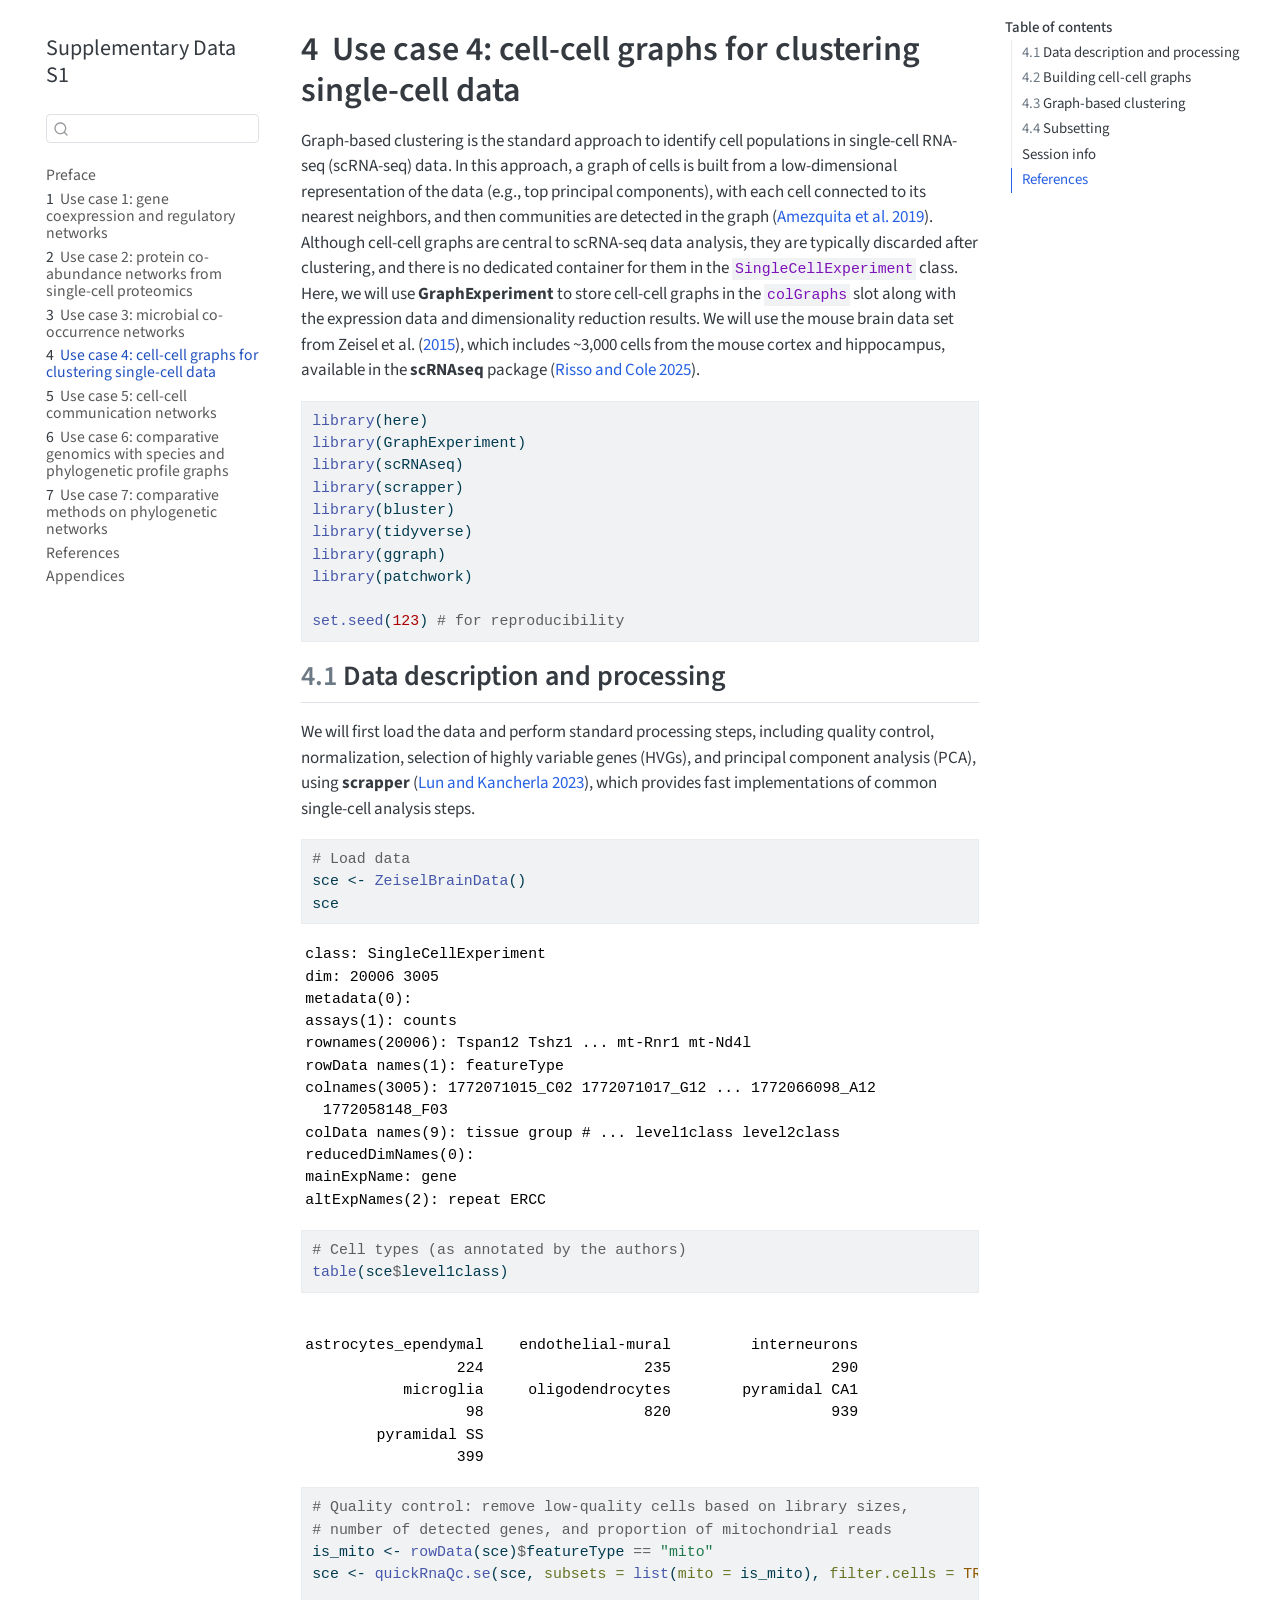
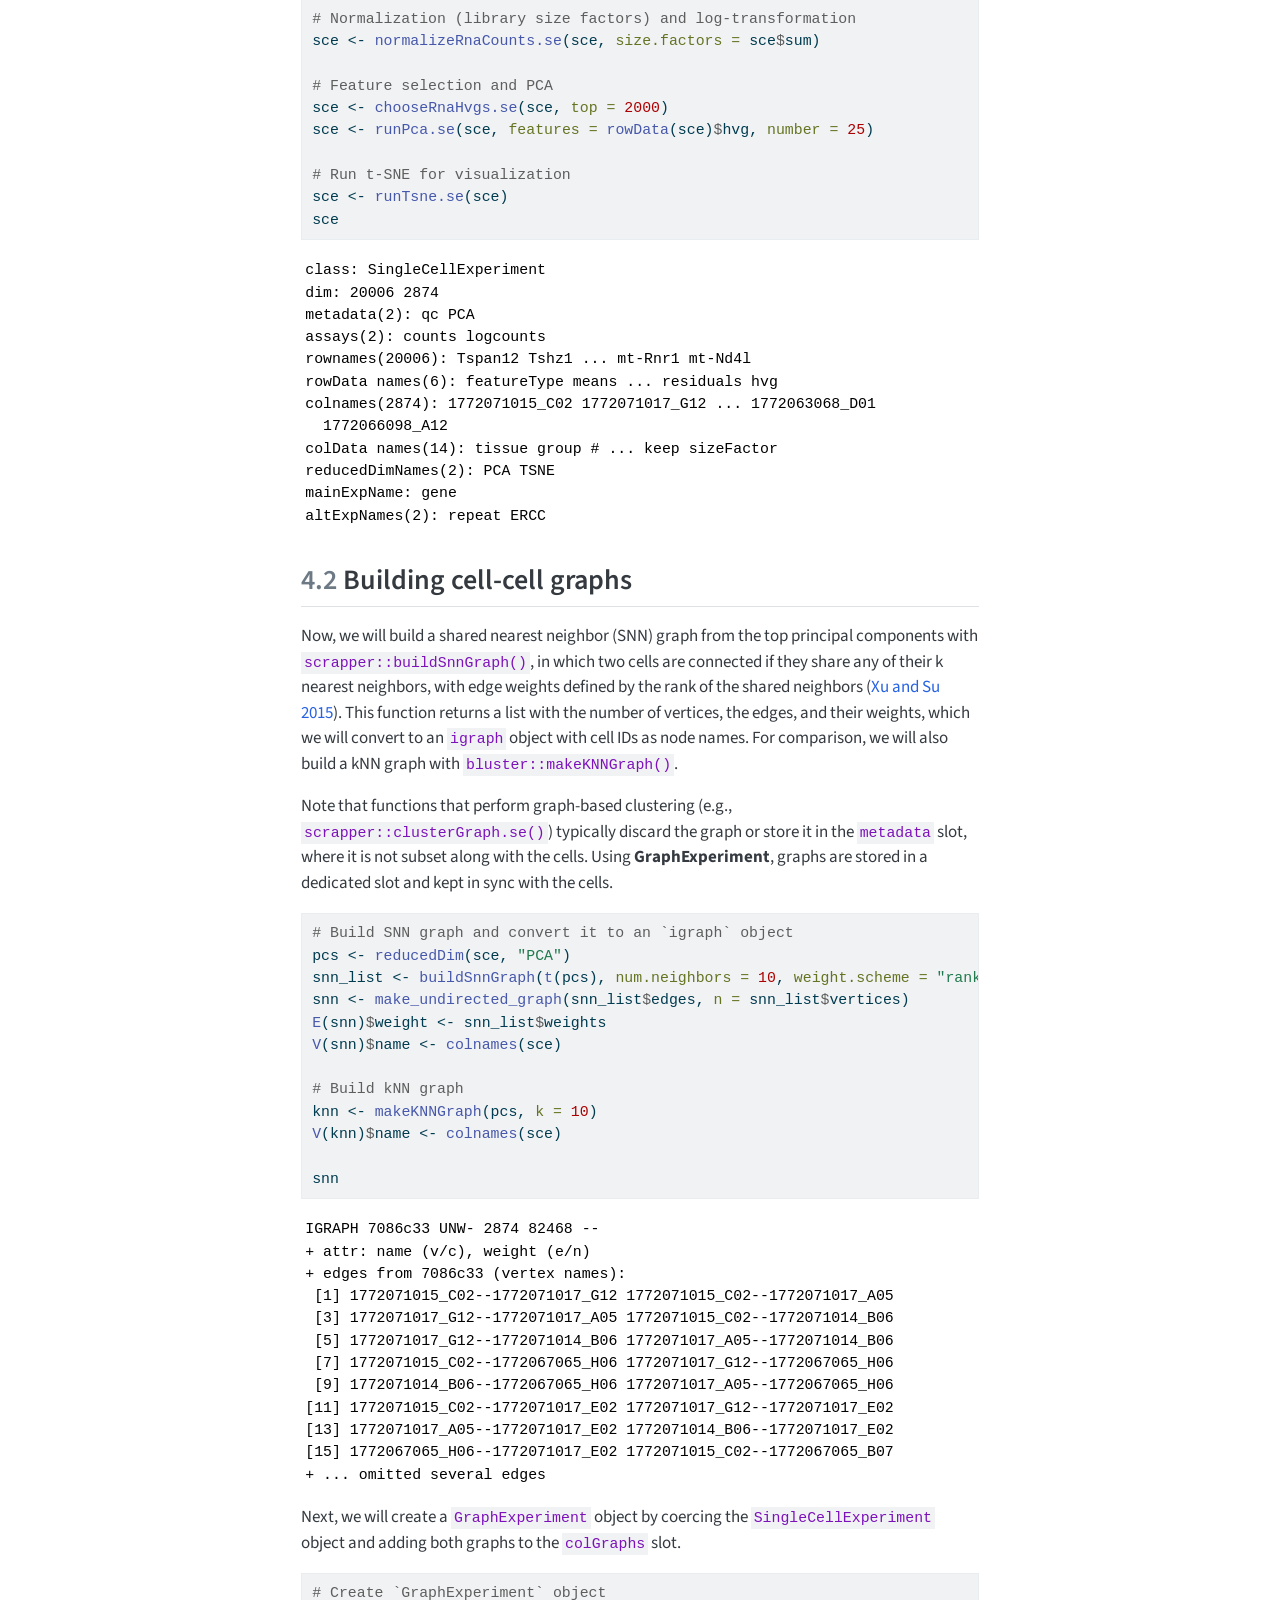
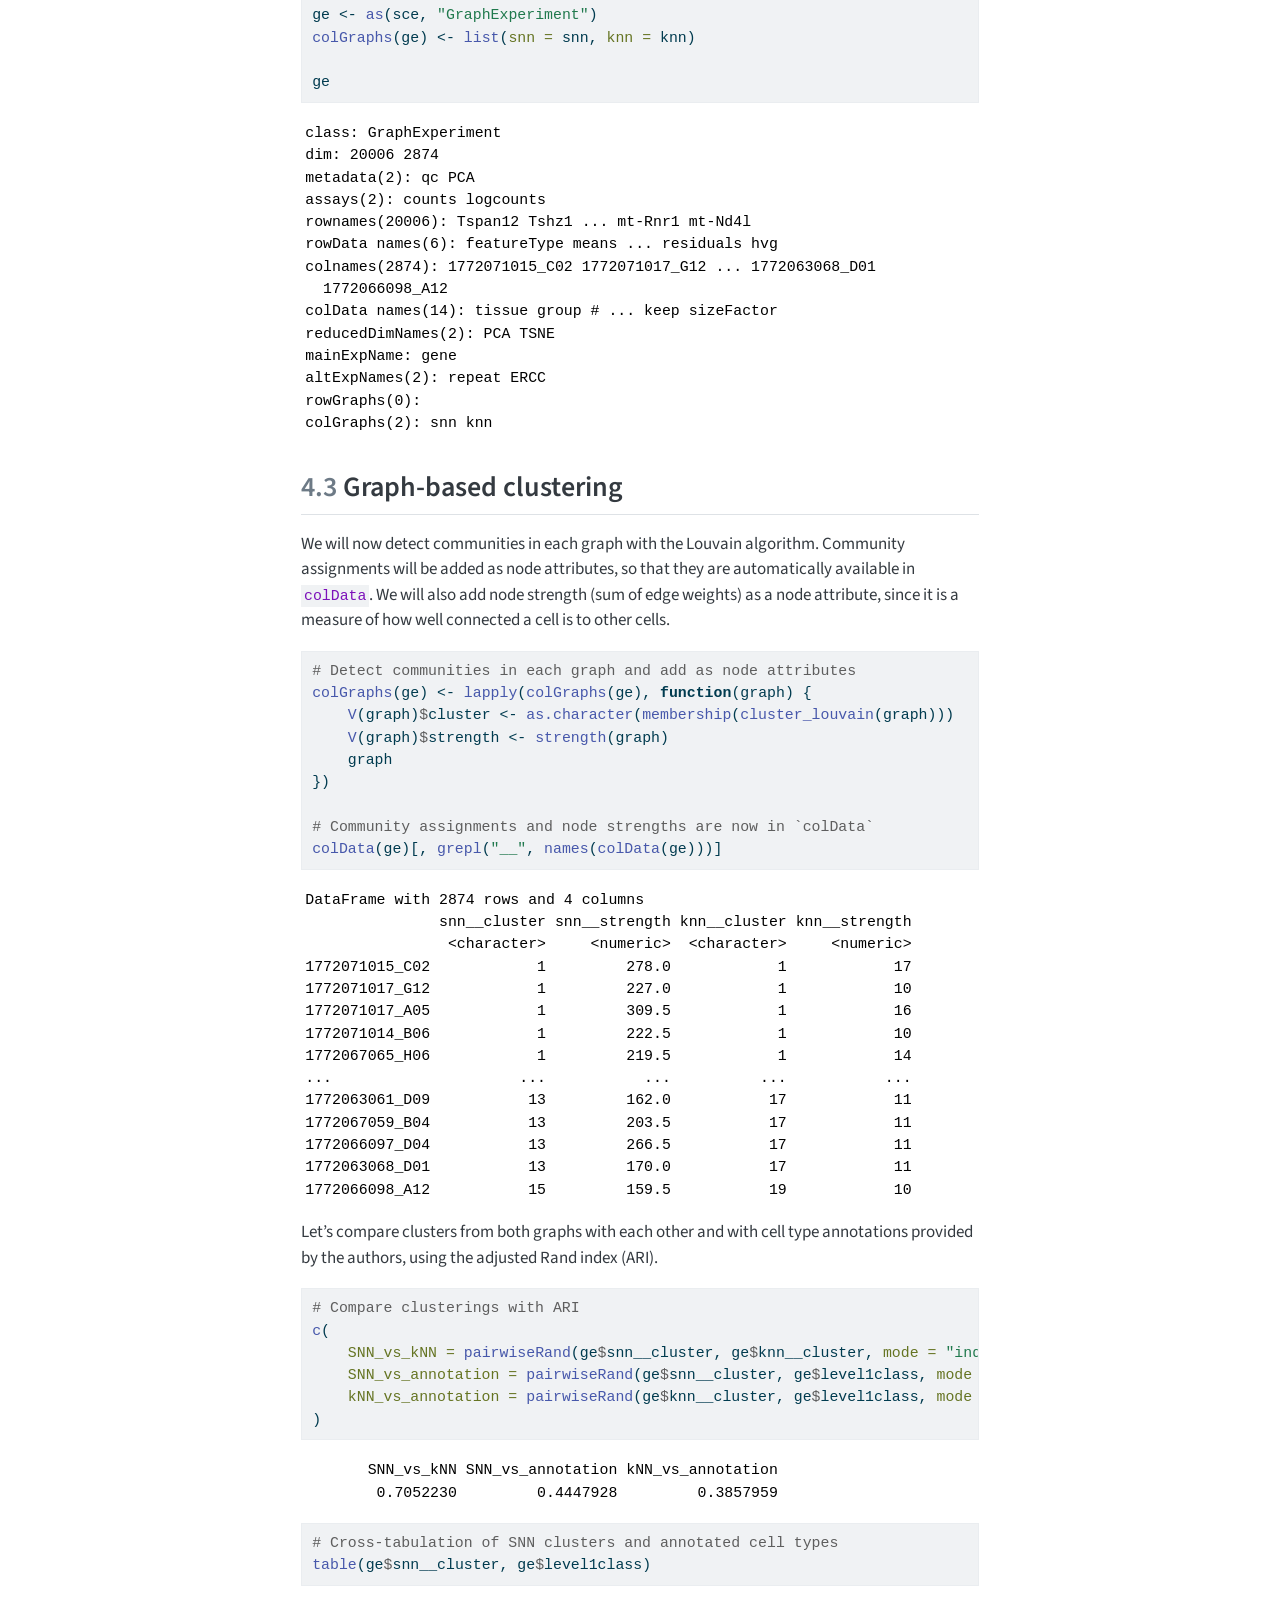
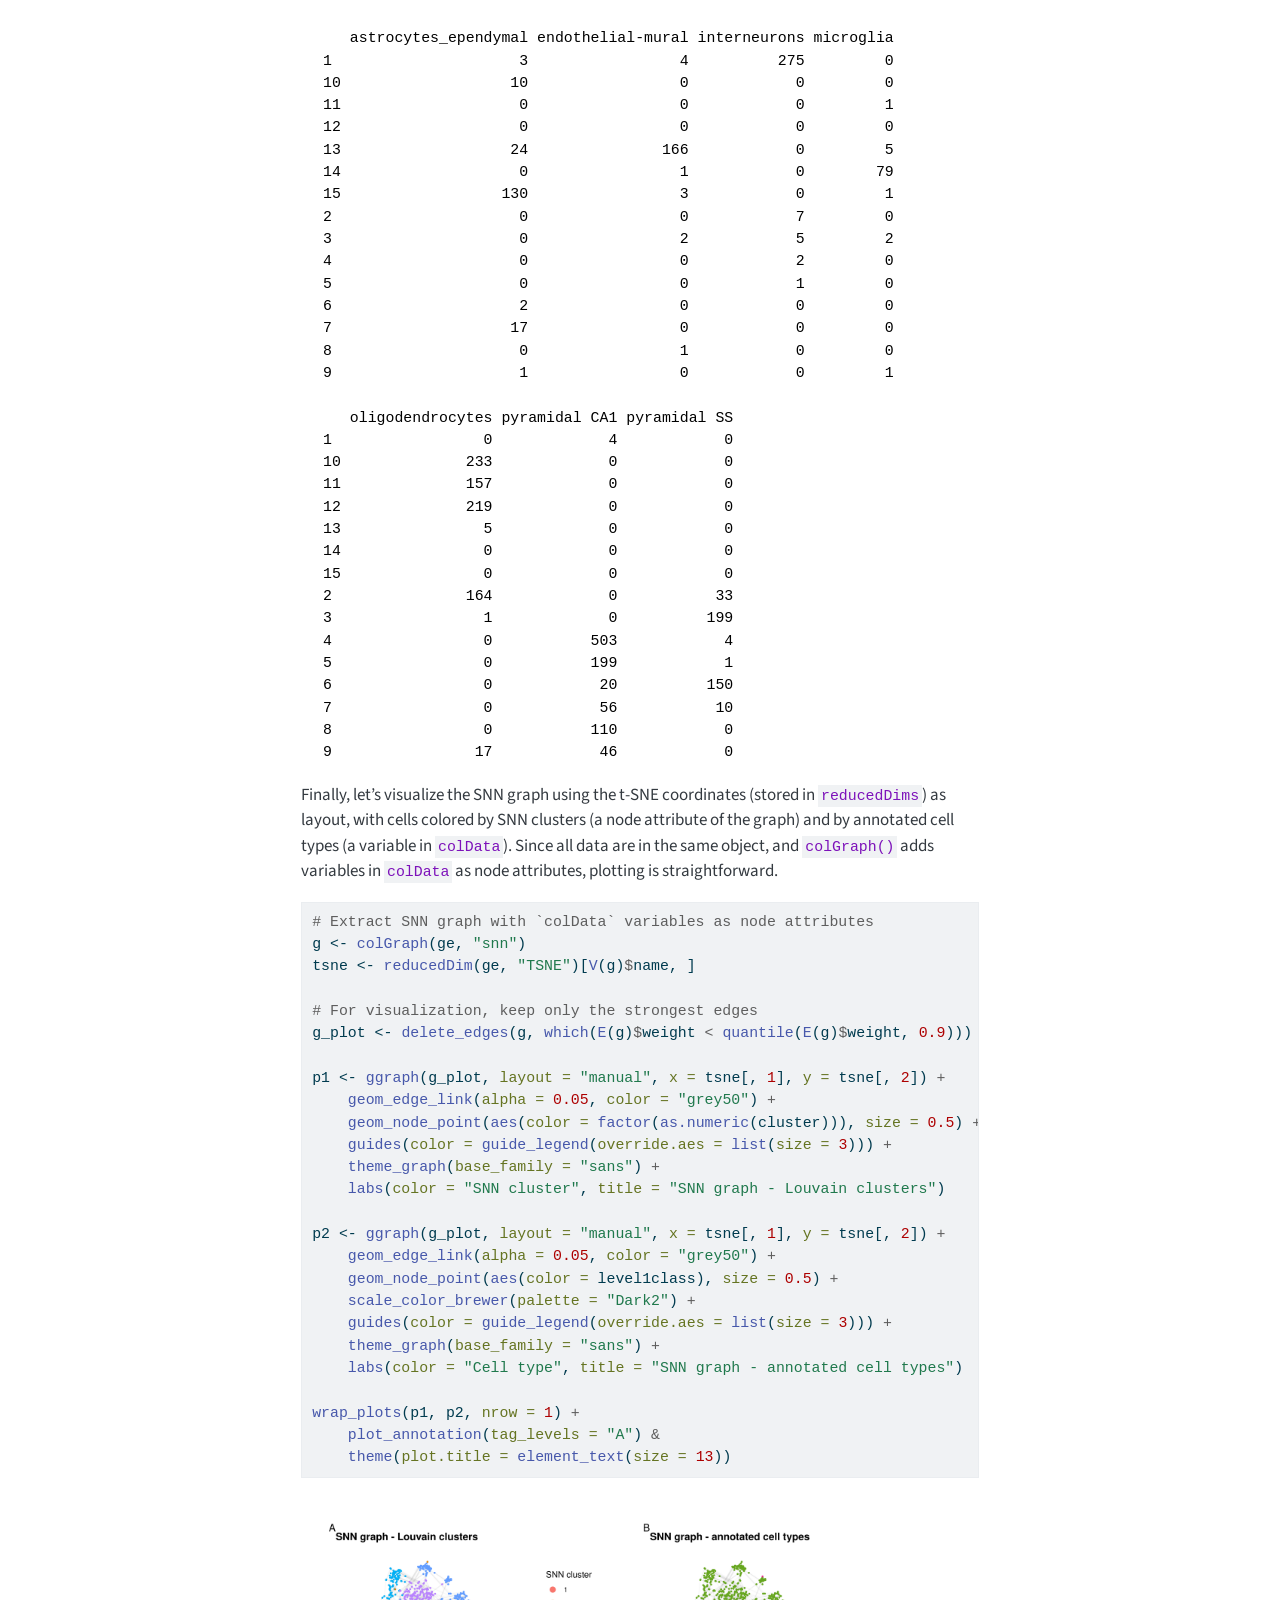
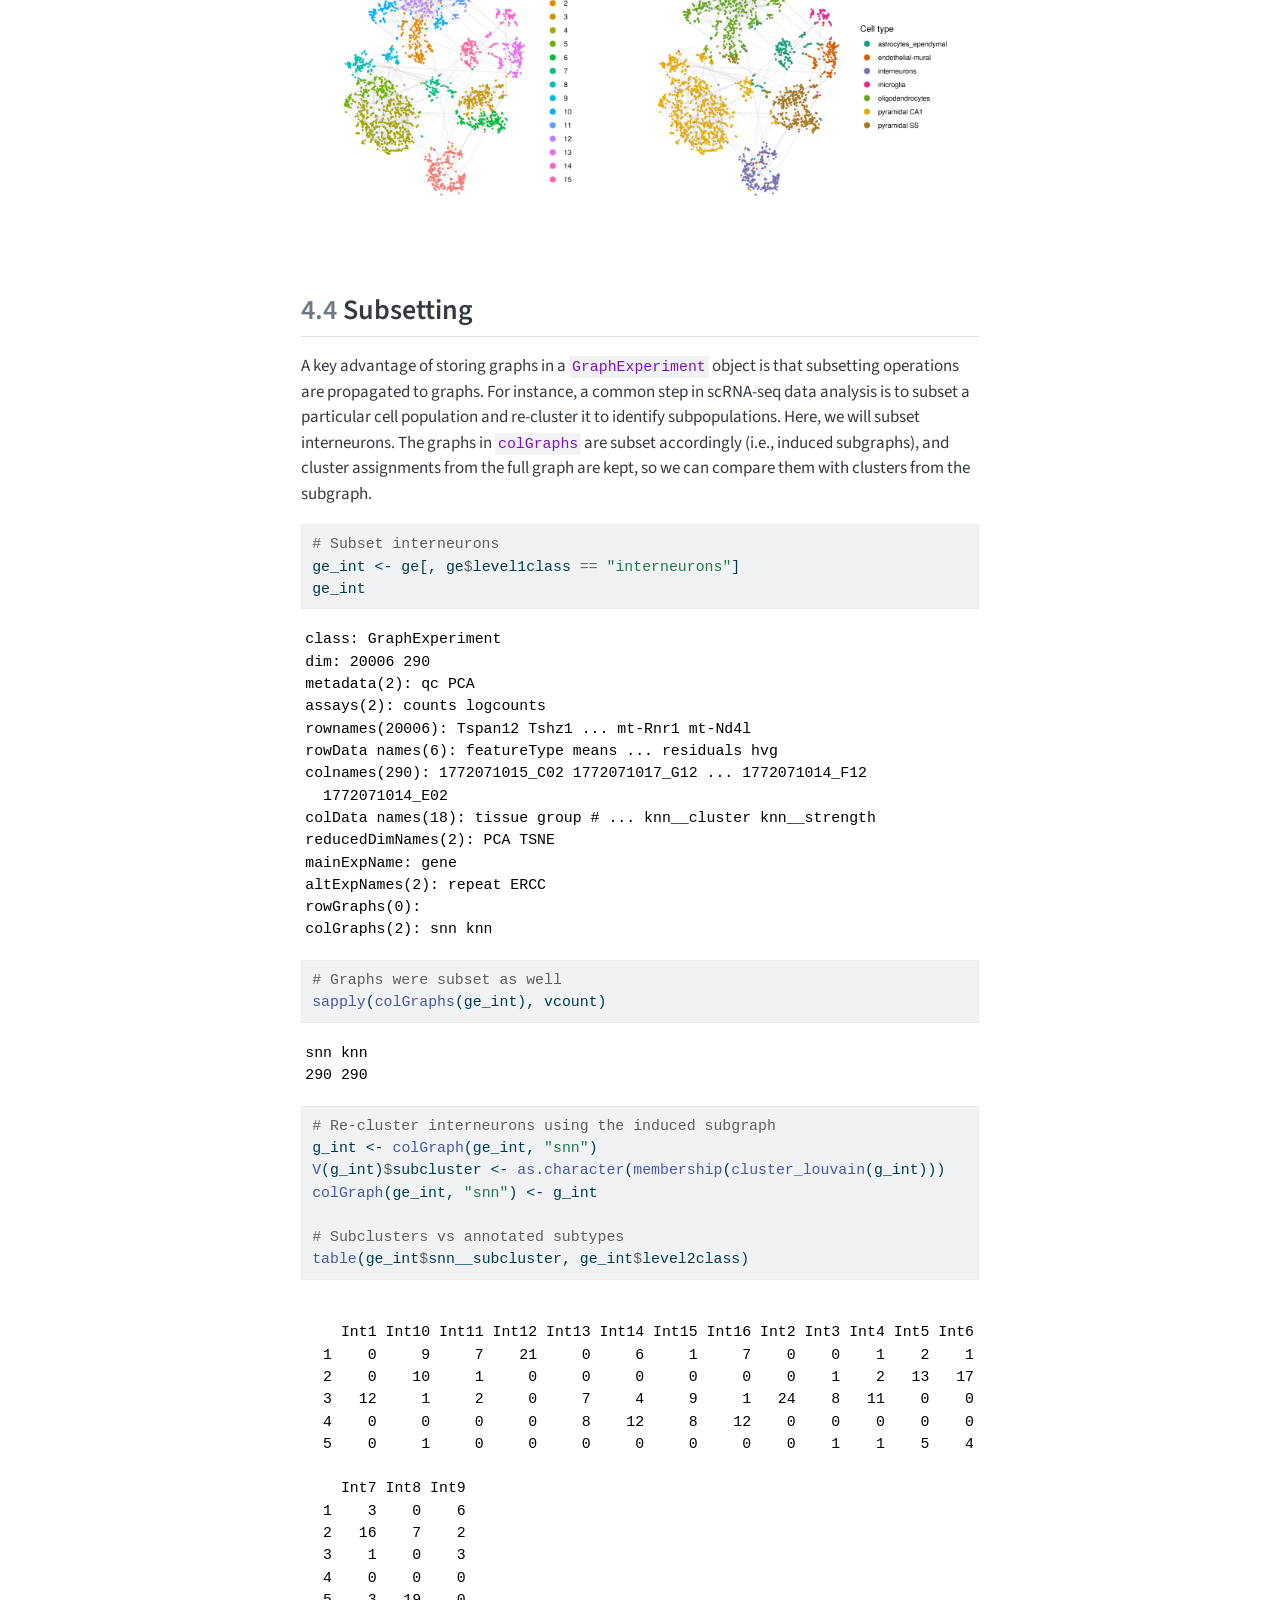
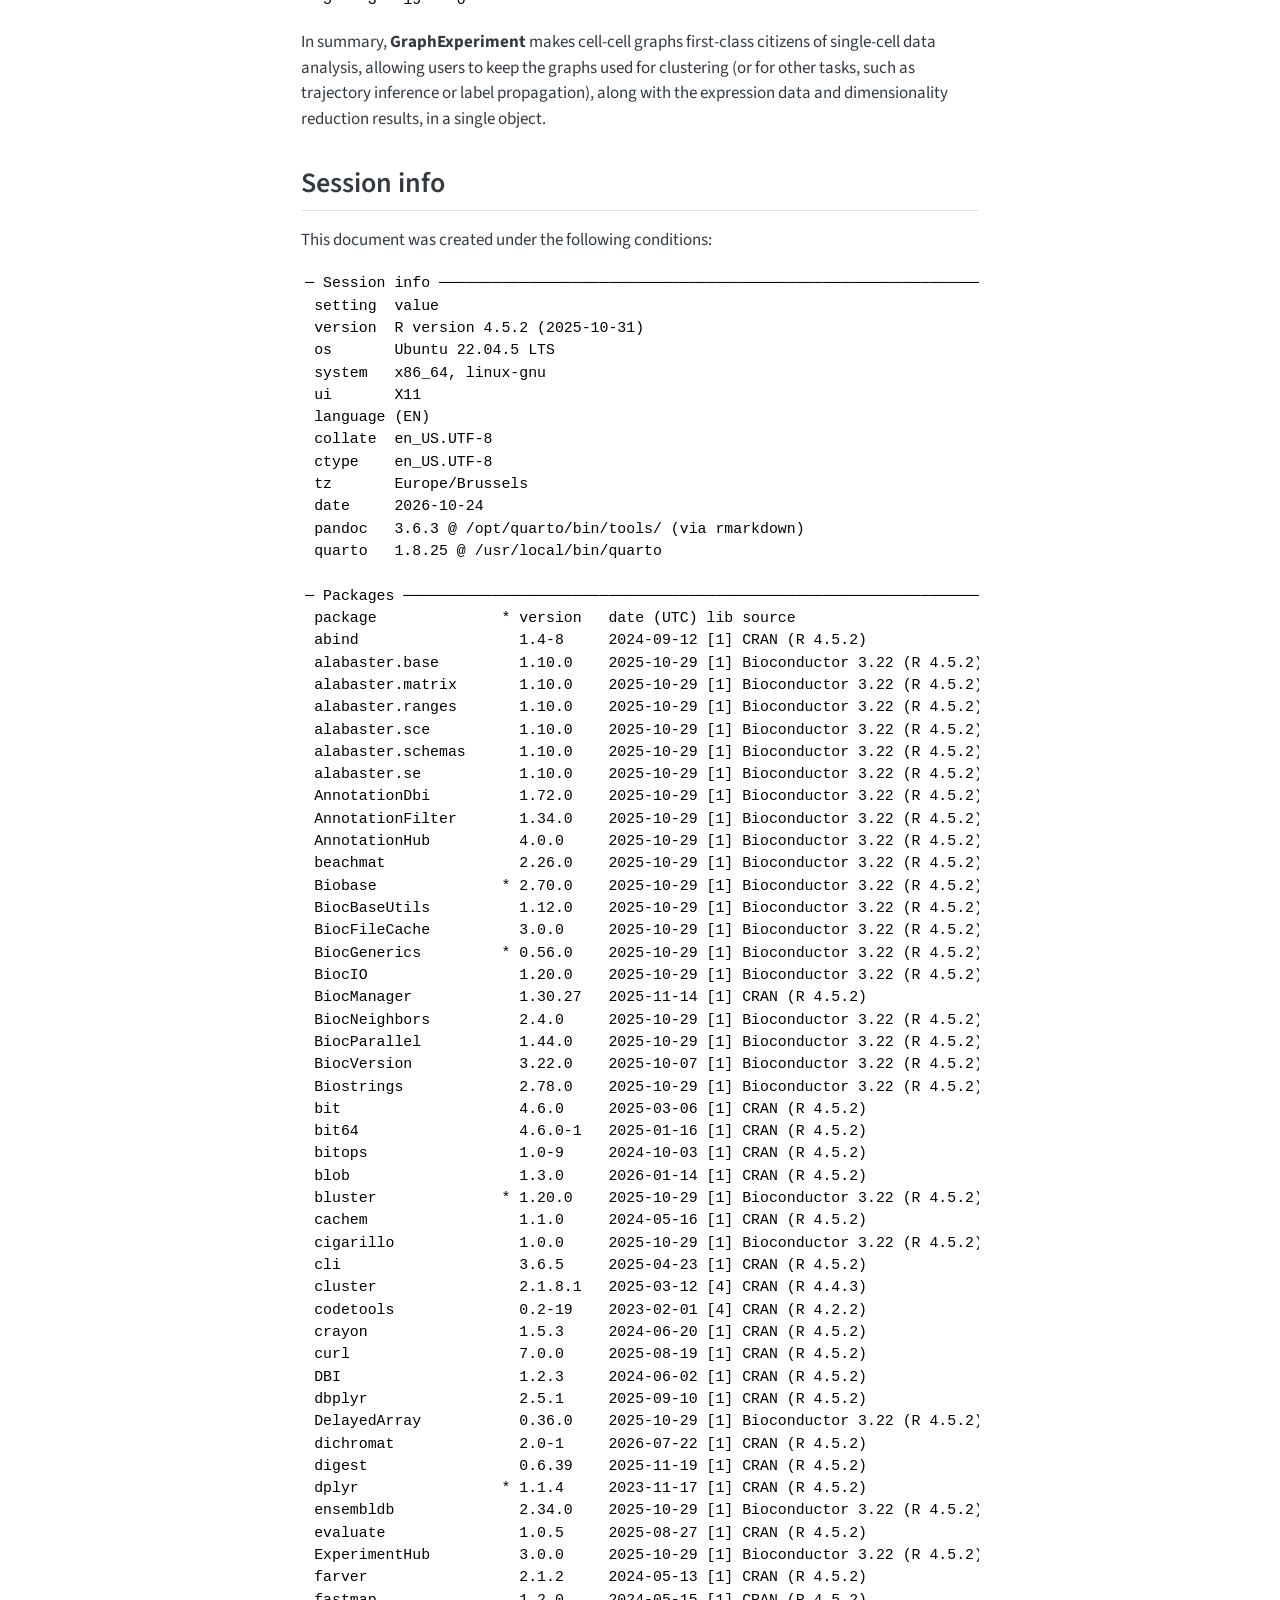
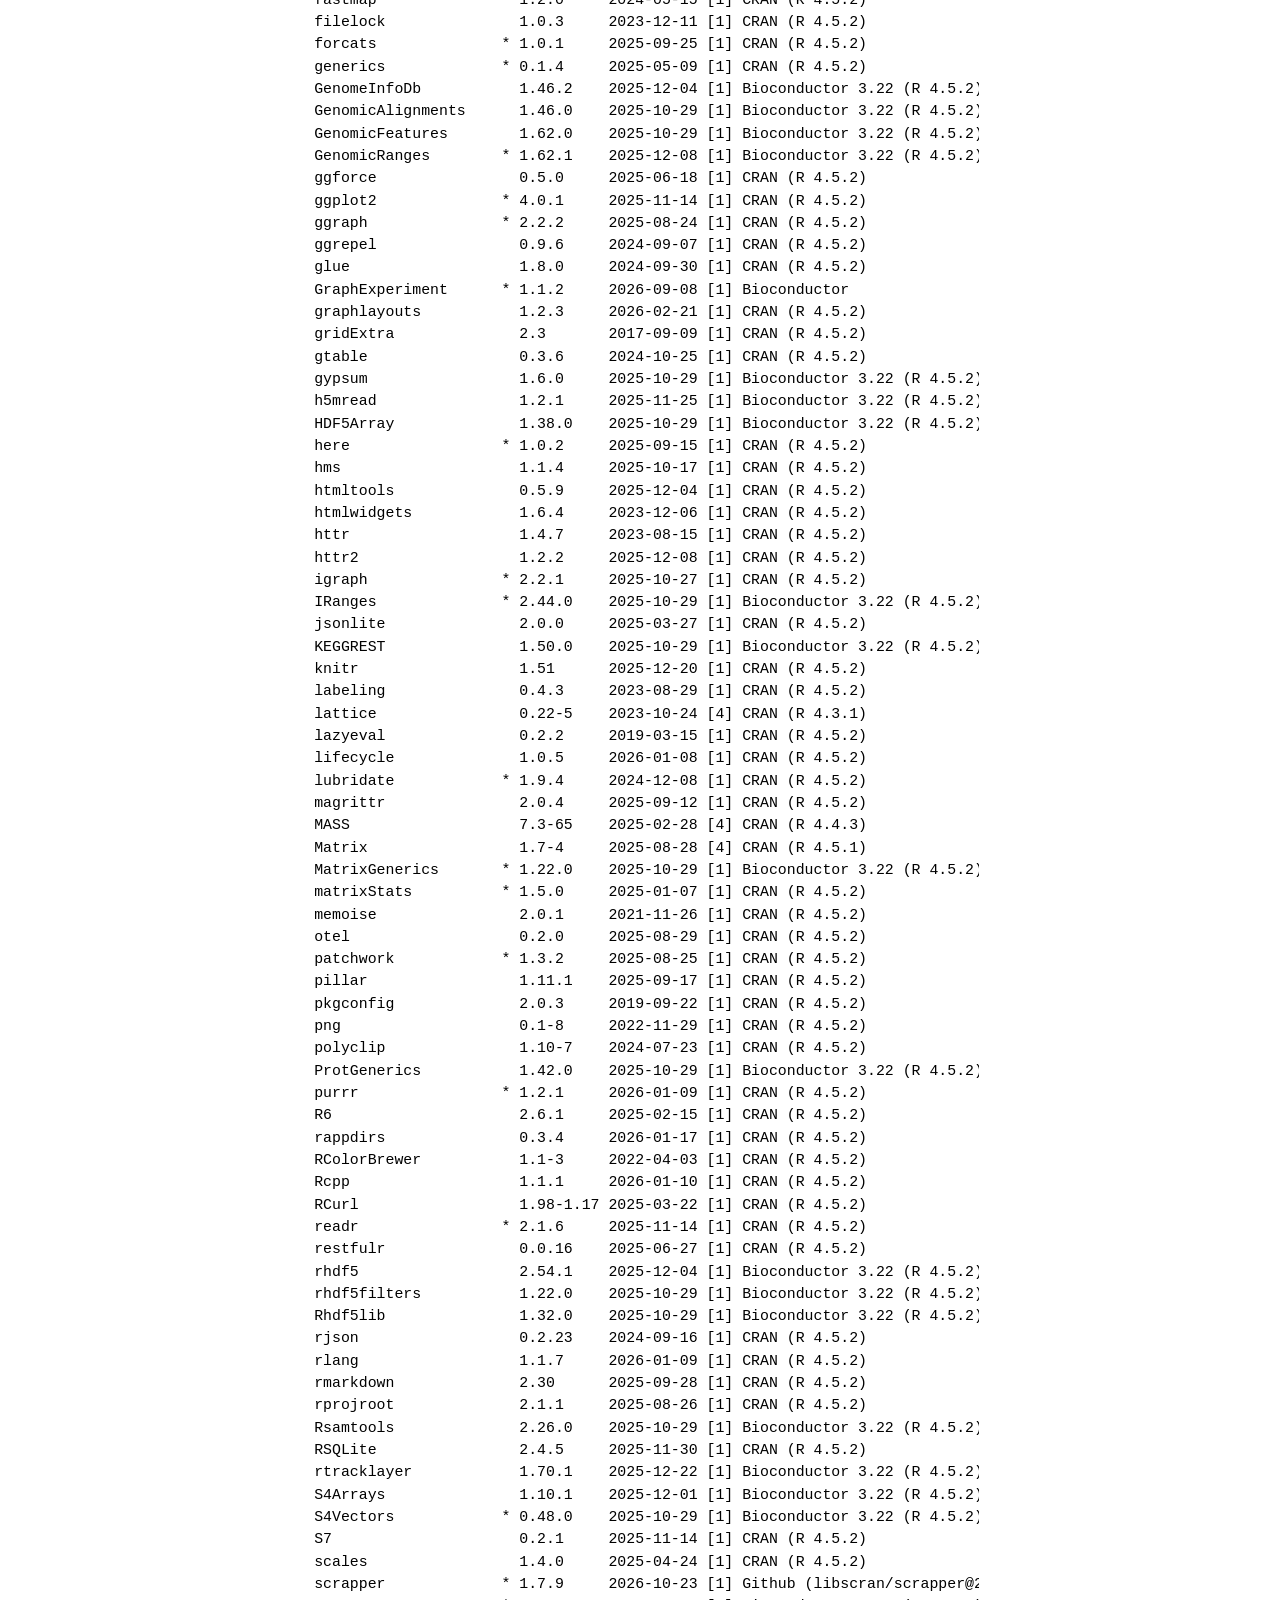
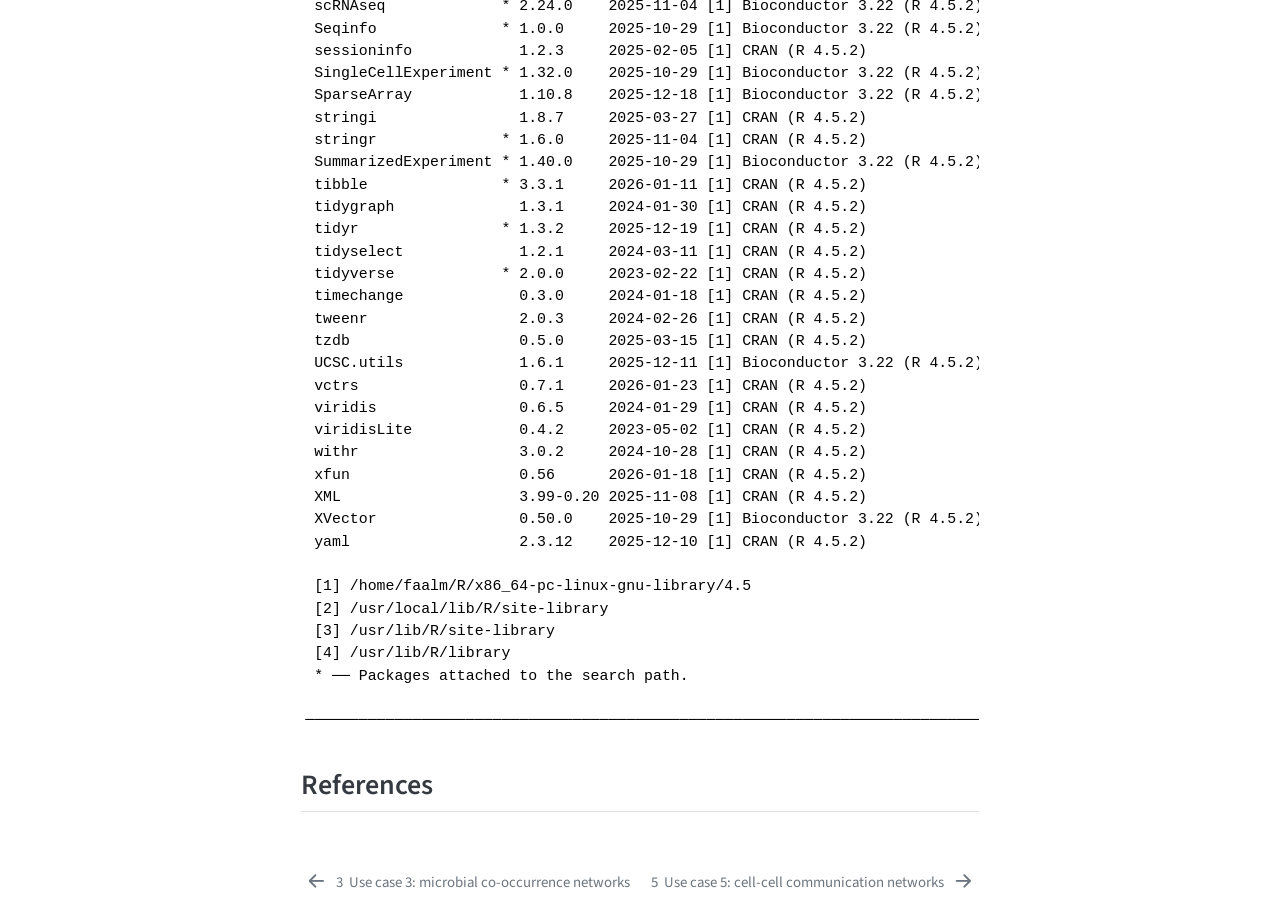
<file: chapters/chapter_04.html>
<!DOCTYPE html>
<html xmlns="http://www.w3.org/1999/xhtml" lang="en" xml:lang="en"><head>

<meta charset="utf-8">
<meta name="generator" content="quarto-1.10.19">

<meta name="viewport" content="width=device-width, initial-scale=1.0, user-scalable=yes">


<title>4&nbsp; Use case 4: cell-cell graphs for clustering single-cell data – Supplementary Data S1</title>
<style>
/* Default styles provided by pandoc.
** See https://pandoc.org/MANUAL.html#variables-for-html for config info.
*/
span.smallcaps{font-variant: small-caps;}
div.columns{display: flex; gap: 1.5em;}
div.column{flex: auto;}
@media screen {
div.columns{gap: min(4vw, 1.5em);}
div.column{overflow-x: auto;}
}
div.hanging-indent{margin-left: 1.5em; text-indent: -1.5em;}
ul.task-list{list-style: none;}
ul.task-list li input[type="checkbox"] {
  width: 0.8em;
  margin: 0 0.8em 0.2em -1em; /* quarto-specific, see https://github.com/quarto-dev/quarto-cli/issues/4556 */ 
  vertical-align: middle;
}
/* CSS for syntax highlighting */
html { -webkit-text-size-adjust: 100%; }
pre > code.sourceCode { white-space: pre; position: relative; }
pre > code.sourceCode > span { display: inline-block; line-height: 1.25; }
pre > code.sourceCode > span:empty { height: 1.2em; }
.sourceCode { overflow: visible; }
code.sourceCode > span { color: inherit; text-decoration: inherit; }
div.sourceCode { margin: 1em 0; }
pre.sourceCode { margin: 0; }
@media screen {
div.sourceCode { overflow: auto; }
}
@media print {
pre > code.sourceCode { white-space: pre-wrap; }
pre > code.sourceCode > span { text-indent: -5em; padding-left: 5em; }
}
pre.numberSource code
  { counter-reset: source-line 0; }
pre.numberSource code > span
  { position: relative; left: -4em; counter-increment: source-line; }
pre.numberSource code > span > a:first-child::before
  { content: counter(source-line);
    position: relative; left: -1em; text-align: right; vertical-align: baseline;
    border: none; display: inline-block;
    -webkit-touch-callout: none; -webkit-user-select: none;
    -khtml-user-select: none; -moz-user-select: none;
    -ms-user-select: none; user-select: none;
    padding: 0 4px; width: 4em;
  }
pre.numberSource { margin-left: 3em;  padding-left: 4px; }
div.sourceCode
  {   }
@media screen {
pre > code.sourceCode > span > a:first-child::before { text-decoration: underline; }
}
/* CSS for citations */
div.csl-bib-body { }
div.csl-entry {
  clear: both;
}
.hanging-indent div.csl-entry {
  margin-left:2em;
  text-indent:-2em;
}
div.csl-left-margin {
  min-width:2em;
  float:left;
}
div.csl-right-inline {
  margin-left:2em;
  padding-left:1em;
}
div.csl-indent {
  margin-left: 2em;
}</style>


<script src="../site_libs/quarto-nav/quarto-nav.js"></script>
<script src="../site_libs/quarto-nav/headroom.min.js"></script>
<script src="../site_libs/clipboard/clipboard.min.js"></script>
<script src="../site_libs/quarto-search/autocomplete.umd.js"></script>
<script src="../site_libs/quarto-search/fuse.min.js"></script>
<script src="../site_libs/quarto-search/quarto-search.js"></script>
<meta name="quarto:offset" content="../">
<link href="../chapters/chapter_05.html" rel="next">
<link href="../chapters/chapter_03.html" rel="prev">
<script src="../site_libs/quarto-html/quarto.js" type="module"></script>
<script src="../site_libs/quarto-html/tabsets/tabsets.js" type="module"></script>
<script src="../site_libs/quarto-html/popper.min.js"></script>
<script src="../site_libs/quarto-html/tippy.umd.min.js"></script>
<script src="../site_libs/quarto-html/anchor.min.js"></script>
<link href="../site_libs/quarto-html/tippy.css" rel="stylesheet">
<link href="../site_libs/quarto-html/quarto-syntax-highlighting-bf27225e3a48a9273f3daa8f8e829971.css" rel="stylesheet" id="quarto-text-highlighting-styles">
<script src="../site_libs/bootstrap/bootstrap.min.js"></script>
<link href="../site_libs/bootstrap/bootstrap-icons.css" rel="stylesheet">
<link href="../site_libs/bootstrap/bootstrap-fd33a4952e9ae2782db733e1f7710525.min.css" rel="stylesheet" append-hash="true" id="quarto-bootstrap" data-mode="light">
<script id="quarto-search-options" type="application/json">{
  "location": "sidebar",
  "copy-button": false,
  "collapse-after": 3,
  "panel-placement": "start",
  "type": "textbox",
  "limit": 50,
  "keyboard-shortcut": [
    "f",
    "/",
    "s"
  ],
  "show-item-context": false,
  "language": {
    "search-no-results-text": "No results",
    "search-matching-documents-text": "matching documents",
    "search-copy-link-title": "Copy link to search",
    "search-hide-matches-text": "Hide additional matches",
    "search-more-match-text": "more match in this document",
    "search-more-matches-text": "more matches in this document",
    "search-clear-button-title": "Clear",
    "search-text-placeholder": "",
    "search-detached-cancel-button-title": "Cancel",
    "search-submit-button-title": "Submit",
    "search-label": "Search"
  }
}</script>


</head>

<body class="nav-sidebar floating quarto-light">

<div id="quarto-search-results"></div>
  <header id="quarto-header" class="headroom fixed-top">
  <nav class="quarto-secondary-nav">
    <div class="container-fluid d-flex">
      <button type="button" class="quarto-btn-toggle btn" data-bs-toggle="collapse" role="button" data-bs-target=".quarto-sidebar-collapse-item" aria-controls="quarto-sidebar" aria-expanded="false" aria-label="Toggle sidebar navigation" onclick="if (window.quartoToggleHeadroom) { window.quartoToggleHeadroom(); }">
        <i class="bi bi-layout-text-sidebar-reverse"></i>
      </button>
        <nav class="quarto-page-breadcrumbs" aria-label="breadcrumb"><ol class="breadcrumb"><li class="breadcrumb-item"><a href="../chapters/chapter_04.html"><span class="chapter-number">4</span>&nbsp; <span class="chapter-title">Use case 4: cell-cell graphs for clustering single-cell data</span></a></li></ol></nav>
        <a class="flex-grow-1" role="navigation" data-bs-toggle="collapse" data-bs-target=".quarto-sidebar-collapse-item" aria-controls="quarto-sidebar" aria-expanded="false" aria-label="Toggle sidebar navigation" onclick="if (window.quartoToggleHeadroom) { window.quartoToggleHeadroom(); }">      
        </a>
      <button type="button" class="btn quarto-search-button" aria-label="Search" onclick="window.quartoOpenSearch();">
        <i class="bi bi-search"></i>
      </button>
    </div>
  </nav>
</header>
<!-- content -->
<div id="quarto-content" class="quarto-container page-columns page-rows-contents page-layout-article">
<!-- sidebar -->
  <nav id="quarto-sidebar" class="sidebar collapse collapse-horizontal quarto-sidebar-collapse-item sidebar-navigation floating overflow-auto">
    <div class="pt-lg-2 mt-2 text-left sidebar-header">
    <div class="sidebar-title mb-0 py-0">
      <a href="../">Supplementary Data S1</a> 
    </div>
      </div>
        <div class="mt-2 flex-shrink-0 align-items-center">
        <div class="sidebar-search">
        <div id="quarto-search" class="" title="Search"></div>
        </div>
        </div>
    <div class="sidebar-menu-container"> 
    <ul class="list-unstyled mt-1">
        <li class="sidebar-item">
  <div class="sidebar-item-container"> 
  <a href="../index.html" class="sidebar-item-text sidebar-link">
 <span class="menu-text">Preface</span></a>
  </div>
</li>
        <li class="sidebar-item">
  <div class="sidebar-item-container"> 
  <a href="../chapters/chapter_01.html" class="sidebar-item-text sidebar-link">
 <span class="menu-text"><span class="chapter-number">1</span>&nbsp; <span class="chapter-title">Use case 1: gene coexpression and regulatory networks</span></span></a>
  </div>
</li>
        <li class="sidebar-item">
  <div class="sidebar-item-container"> 
  <a href="../chapters/chapter_02.html" class="sidebar-item-text sidebar-link">
 <span class="menu-text"><span class="chapter-number">2</span>&nbsp; <span class="chapter-title">Use case 2: protein co-abundance networks from single-cell proteomics</span></span></a>
  </div>
</li>
        <li class="sidebar-item">
  <div class="sidebar-item-container"> 
  <a href="../chapters/chapter_03.html" class="sidebar-item-text sidebar-link">
 <span class="menu-text"><span class="chapter-number">3</span>&nbsp; <span class="chapter-title">Use case 3: microbial co-occurrence networks</span></span></a>
  </div>
</li>
        <li class="sidebar-item">
  <div class="sidebar-item-container"> 
  <a href="../chapters/chapter_04.html" class="sidebar-item-text sidebar-link active">
 <span class="menu-text"><span class="chapter-number">4</span>&nbsp; <span class="chapter-title">Use case 4: cell-cell graphs for clustering single-cell data</span></span></a>
  </div>
</li>
        <li class="sidebar-item">
  <div class="sidebar-item-container"> 
  <a href="../chapters/chapter_05.html" class="sidebar-item-text sidebar-link">
 <span class="menu-text"><span class="chapter-number">5</span>&nbsp; <span class="chapter-title">Use case 5: cell-cell communication networks</span></span></a>
  </div>
</li>
        <li class="sidebar-item">
  <div class="sidebar-item-container"> 
  <a href="../chapters/chapter_06.html" class="sidebar-item-text sidebar-link">
 <span class="menu-text"><span class="chapter-number">6</span>&nbsp; <span class="chapter-title">Use case 6: comparative genomics with species and phylogenetic profile graphs</span></span></a>
  </div>
</li>
        <li class="sidebar-item">
  <div class="sidebar-item-container"> 
  <a href="../chapters/chapter_07.html" class="sidebar-item-text sidebar-link">
 <span class="menu-text"><span class="chapter-number">7</span>&nbsp; <span class="chapter-title">Use case 7: comparative methods on phylogenetic networks</span></span></a>
  </div>
</li>
        <li class="sidebar-item">
  <div class="sidebar-item-container"> 
  <a href="../references.html" class="sidebar-item-text sidebar-link">
 <span class="menu-text">References</span></a>
  </div>
</li>
        <li class="sidebar-item">
  <div class="sidebar-item-container"> 
  <a href="../chapters/appendices.html" class="sidebar-item-text sidebar-link">
 <span class="menu-text">Appendices</span></a>
  </div>
</li>
    </ul>
    </div>
</nav>
<div id="quarto-sidebar-glass" class="quarto-sidebar-collapse-item" data-bs-toggle="collapse" data-bs-target=".quarto-sidebar-collapse-item"></div>
<!-- margin-sidebar -->
    <div id="quarto-margin-sidebar" class="sidebar margin-sidebar">
        <nav id="TOC" role="doc-toc" class="toc-active">
    <h2 id="toc-title">Table of contents</h2>
   
  <ul>
  <li><a href="#data-description-and-processing" id="toc-data-description-and-processing" class="nav-link active" data-scroll-target="#data-description-and-processing"><span class="header-section-number">4.1</span> Data description and processing</a></li>
  <li><a href="#building-cell-cell-graphs" id="toc-building-cell-cell-graphs" class="nav-link" data-scroll-target="#building-cell-cell-graphs"><span class="header-section-number">4.2</span> Building cell-cell graphs</a></li>
  <li><a href="#graph-based-clustering" id="toc-graph-based-clustering" class="nav-link" data-scroll-target="#graph-based-clustering"><span class="header-section-number">4.3</span> Graph-based clustering</a></li>
  <li><a href="#subsetting" id="toc-subsetting" class="nav-link" data-scroll-target="#subsetting"><span class="header-section-number">4.4</span> Subsetting</a></li>
  <li><a href="#session-info" id="toc-session-info" class="nav-link" data-scroll-target="#session-info">Session info</a></li>
  <li><a href="#references" id="toc-references" class="nav-link" data-scroll-target="#references">References</a></li>
  </ul>
</nav>
    </div>
<!-- main -->
<main class="content" id="quarto-document-content">

<header id="title-block-header" class="quarto-title-block default">
<div class="quarto-title">
<h1 class="title"><span class="chapter-number">4</span>&nbsp; <span class="chapter-title">Use case 4: cell-cell graphs for clustering single-cell data</span></h1>
</div>



<div class="quarto-title-meta">

    
  
    
  </div>
  


</header>


<p>Graph-based clustering is the standard approach to identify cell populations in single-cell RNA-seq (scRNA-seq) data. In this approach, a graph of cells is built from a low-dimensional representation of the data (e.g., top principal components), with each cell connected to its nearest neighbors, and then communities are detected in the graph <span class="citation" data-cites="amezquita2020orchestrating">(<a href="../references.html#ref-amezquita2020orchestrating" role="doc-biblioref">Amezquita et al. 2019</a>)</span>. Although cell-cell graphs are central to scRNA-seq data analysis, they are typically discarded after clustering, and there is no dedicated container for them in the <code>SingleCellExperiment</code> class. Here, we will use <strong>GraphExperiment</strong> to store cell-cell graphs in the <code>colGraphs</code> slot along with the expression data and dimensionality reduction results. We will use the mouse brain data set from <span class="citation" data-cites="zeisel2015cell">Zeisel et al. (<a href="../references.html#ref-zeisel2015cell" role="doc-biblioref">2015</a>)</span>, which includes ~3,000 cells from the mouse cortex and hippocampus, available in the <strong>scRNAseq</strong> package <span class="citation" data-cites="risso2025scrnaseq">(<a href="../references.html#ref-risso2025scrnaseq" role="doc-biblioref">Risso and Cole 2025</a>)</span>.</p>
<div class="cell">
<div class="code-copy-outer-scaffold"><div class="sourceCode cell-code" id="cb1"><pre class="sourceCode r code-with-copy"><code class="sourceCode r"><span id="cb1-1"><a href="#cb1-1" aria-hidden="true" tabindex="-1"></a><span class="fu">library</span>(here)</span>
<span id="cb1-2"><a href="#cb1-2" aria-hidden="true" tabindex="-1"></a><span class="fu">library</span>(GraphExperiment)</span>
<span id="cb1-3"><a href="#cb1-3" aria-hidden="true" tabindex="-1"></a><span class="fu">library</span>(scRNAseq)</span>
<span id="cb1-4"><a href="#cb1-4" aria-hidden="true" tabindex="-1"></a><span class="fu">library</span>(scrapper)</span>
<span id="cb1-5"><a href="#cb1-5" aria-hidden="true" tabindex="-1"></a><span class="fu">library</span>(bluster)</span>
<span id="cb1-6"><a href="#cb1-6" aria-hidden="true" tabindex="-1"></a><span class="fu">library</span>(tidyverse)</span>
<span id="cb1-7"><a href="#cb1-7" aria-hidden="true" tabindex="-1"></a><span class="fu">library</span>(ggraph)</span>
<span id="cb1-8"><a href="#cb1-8" aria-hidden="true" tabindex="-1"></a><span class="fu">library</span>(patchwork)</span>
<span id="cb1-9"><a href="#cb1-9" aria-hidden="true" tabindex="-1"></a></span>
<span id="cb1-10"><a href="#cb1-10" aria-hidden="true" tabindex="-1"></a><span class="fu">set.seed</span>(<span class="dv">123</span>) <span class="co"># for reproducibility</span></span></code></pre></div><button title="Copy to Clipboard" class="code-copy-button"><i class="bi"></i></button></div>
</div>
<section id="data-description-and-processing" class="level2" data-number="4.1">
<h2 data-number="4.1" class="anchored" data-anchor-id="data-description-and-processing"><span class="header-section-number">4.1</span> Data description and processing</h2>
<p>We will first load the data and perform standard processing steps, including quality control, normalization, selection of highly variable genes (HVGs), and principal component analysis (PCA), using <strong>scrapper</strong> <span class="citation" data-cites="lun2023powering">(<a href="../references.html#ref-lun2023powering" role="doc-biblioref">Lun and Kancherla 2023</a>)</span>, which provides fast implementations of common single-cell analysis steps.</p>
<div class="cell">
<div class="code-copy-outer-scaffold"><div class="sourceCode cell-code" id="cb2"><pre class="sourceCode r code-with-copy"><code class="sourceCode r"><span id="cb2-1"><a href="#cb2-1" aria-hidden="true" tabindex="-1"></a><span class="co"># Load data</span></span>
<span id="cb2-2"><a href="#cb2-2" aria-hidden="true" tabindex="-1"></a>sce <span class="ot">&lt;-</span> <span class="fu">ZeiselBrainData</span>()</span>
<span id="cb2-3"><a href="#cb2-3" aria-hidden="true" tabindex="-1"></a>sce</span></code></pre></div><button title="Copy to Clipboard" class="code-copy-button"><i class="bi"></i></button></div>
<div class="cell-output cell-output-stdout">
<pre><code>class: SingleCellExperiment 
dim: 20006 3005 
metadata(0):
assays(1): counts
rownames(20006): Tspan12 Tshz1 ... mt-Rnr1 mt-Nd4l
rowData names(1): featureType
colnames(3005): 1772071015_C02 1772071017_G12 ... 1772066098_A12
  1772058148_F03
colData names(9): tissue group # ... level1class level2class
reducedDimNames(0):
mainExpName: gene
altExpNames(2): repeat ERCC</code></pre>
</div>
<div class="code-copy-outer-scaffold"><div class="sourceCode cell-code" id="cb4"><pre class="sourceCode r code-with-copy"><code class="sourceCode r"><span id="cb4-1"><a href="#cb4-1" aria-hidden="true" tabindex="-1"></a><span class="co"># Cell types (as annotated by the authors)</span></span>
<span id="cb4-2"><a href="#cb4-2" aria-hidden="true" tabindex="-1"></a><span class="fu">table</span>(sce<span class="sc">$</span>level1class)</span></code></pre></div><button title="Copy to Clipboard" class="code-copy-button"><i class="bi"></i></button></div>
<div class="cell-output cell-output-stdout">
<pre><code>
astrocytes_ependymal    endothelial-mural         interneurons 
                 224                  235                  290 
           microglia     oligodendrocytes        pyramidal CA1 
                  98                  820                  939 
        pyramidal SS 
                 399 </code></pre>
</div>
<div class="code-copy-outer-scaffold"><div class="sourceCode cell-code" id="cb6"><pre class="sourceCode r code-with-copy"><code class="sourceCode r"><span id="cb6-1"><a href="#cb6-1" aria-hidden="true" tabindex="-1"></a><span class="co"># Quality control: remove low-quality cells based on library sizes,</span></span>
<span id="cb6-2"><a href="#cb6-2" aria-hidden="true" tabindex="-1"></a><span class="co"># number of detected genes, and proportion of mitochondrial reads</span></span>
<span id="cb6-3"><a href="#cb6-3" aria-hidden="true" tabindex="-1"></a>is_mito <span class="ot">&lt;-</span> <span class="fu">rowData</span>(sce)<span class="sc">$</span>featureType <span class="sc">==</span> <span class="st">"mito"</span></span>
<span id="cb6-4"><a href="#cb6-4" aria-hidden="true" tabindex="-1"></a>sce <span class="ot">&lt;-</span> <span class="fu">quickRnaQc.se</span>(sce, <span class="at">subsets =</span> <span class="fu">list</span>(<span class="at">mito =</span> is_mito), <span class="at">filter.cells =</span> <span class="cn">TRUE</span>)</span>
<span id="cb6-5"><a href="#cb6-5" aria-hidden="true" tabindex="-1"></a></span>
<span id="cb6-6"><a href="#cb6-6" aria-hidden="true" tabindex="-1"></a><span class="co"># Normalization (library size factors) and log-transformation</span></span>
<span id="cb6-7"><a href="#cb6-7" aria-hidden="true" tabindex="-1"></a>sce <span class="ot">&lt;-</span> <span class="fu">normalizeRnaCounts.se</span>(sce, <span class="at">size.factors =</span> sce<span class="sc">$</span>sum)</span>
<span id="cb6-8"><a href="#cb6-8" aria-hidden="true" tabindex="-1"></a></span>
<span id="cb6-9"><a href="#cb6-9" aria-hidden="true" tabindex="-1"></a><span class="co"># Feature selection and PCA</span></span>
<span id="cb6-10"><a href="#cb6-10" aria-hidden="true" tabindex="-1"></a>sce <span class="ot">&lt;-</span> <span class="fu">chooseRnaHvgs.se</span>(sce, <span class="at">top =</span> <span class="dv">2000</span>)</span>
<span id="cb6-11"><a href="#cb6-11" aria-hidden="true" tabindex="-1"></a>sce <span class="ot">&lt;-</span> <span class="fu">runPca.se</span>(sce, <span class="at">features =</span> <span class="fu">rowData</span>(sce)<span class="sc">$</span>hvg, <span class="at">number =</span> <span class="dv">25</span>)</span>
<span id="cb6-12"><a href="#cb6-12" aria-hidden="true" tabindex="-1"></a></span>
<span id="cb6-13"><a href="#cb6-13" aria-hidden="true" tabindex="-1"></a><span class="co"># Run t-SNE for visualization</span></span>
<span id="cb6-14"><a href="#cb6-14" aria-hidden="true" tabindex="-1"></a>sce <span class="ot">&lt;-</span> <span class="fu">runTsne.se</span>(sce)</span>
<span id="cb6-15"><a href="#cb6-15" aria-hidden="true" tabindex="-1"></a>sce</span></code></pre></div><button title="Copy to Clipboard" class="code-copy-button"><i class="bi"></i></button></div>
<div class="cell-output cell-output-stdout">
<pre><code>class: SingleCellExperiment 
dim: 20006 2874 
metadata(2): qc PCA
assays(2): counts logcounts
rownames(20006): Tspan12 Tshz1 ... mt-Rnr1 mt-Nd4l
rowData names(6): featureType means ... residuals hvg
colnames(2874): 1772071015_C02 1772071017_G12 ... 1772063068_D01
  1772066098_A12
colData names(14): tissue group # ... keep sizeFactor
reducedDimNames(2): PCA TSNE
mainExpName: gene
altExpNames(2): repeat ERCC</code></pre>
</div>
</div>
</section>
<section id="building-cell-cell-graphs" class="level2" data-number="4.2">
<h2 data-number="4.2" class="anchored" data-anchor-id="building-cell-cell-graphs"><span class="header-section-number">4.2</span> Building cell-cell graphs</h2>
<p>Now, we will build a shared nearest neighbor (SNN) graph from the top principal components with <code>scrapper::buildSnnGraph()</code>, in which two cells are connected if they share any of their k nearest neighbors, with edge weights defined by the rank of the shared neighbors <span class="citation" data-cites="xu2015identification">(<a href="../references.html#ref-xu2015identification" role="doc-biblioref">Xu and Su 2015</a>)</span>. This function returns a list with the number of vertices, the edges, and their weights, which we will convert to an <code>igraph</code> object with cell IDs as node names. For comparison, we will also build a kNN graph with <code>bluster::makeKNNGraph()</code>.</p>
<p>Note that functions that perform graph-based clustering (e.g., <code>scrapper::clusterGraph.se()</code>) typically discard the graph or store it in the <code>metadata</code> slot, where it is not subset along with the cells. Using <strong>GraphExperiment</strong>, graphs are stored in a dedicated slot and kept in sync with the cells.</p>
<div class="cell">
<div class="code-copy-outer-scaffold"><div class="sourceCode cell-code" id="cb8"><pre class="sourceCode r code-with-copy"><code class="sourceCode r"><span id="cb8-1"><a href="#cb8-1" aria-hidden="true" tabindex="-1"></a><span class="co"># Build SNN graph and convert it to an `igraph` object</span></span>
<span id="cb8-2"><a href="#cb8-2" aria-hidden="true" tabindex="-1"></a>pcs <span class="ot">&lt;-</span> <span class="fu">reducedDim</span>(sce, <span class="st">"PCA"</span>)</span>
<span id="cb8-3"><a href="#cb8-3" aria-hidden="true" tabindex="-1"></a>snn_list <span class="ot">&lt;-</span> <span class="fu">buildSnnGraph</span>(<span class="fu">t</span>(pcs), <span class="at">num.neighbors =</span> <span class="dv">10</span>, <span class="at">weight.scheme =</span> <span class="st">"ranked"</span>)</span>
<span id="cb8-4"><a href="#cb8-4" aria-hidden="true" tabindex="-1"></a>snn <span class="ot">&lt;-</span> <span class="fu">make_undirected_graph</span>(snn_list<span class="sc">$</span>edges, <span class="at">n =</span> snn_list<span class="sc">$</span>vertices)</span>
<span id="cb8-5"><a href="#cb8-5" aria-hidden="true" tabindex="-1"></a><span class="fu">E</span>(snn)<span class="sc">$</span>weight <span class="ot">&lt;-</span> snn_list<span class="sc">$</span>weights</span>
<span id="cb8-6"><a href="#cb8-6" aria-hidden="true" tabindex="-1"></a><span class="fu">V</span>(snn)<span class="sc">$</span>name <span class="ot">&lt;-</span> <span class="fu">colnames</span>(sce)</span>
<span id="cb8-7"><a href="#cb8-7" aria-hidden="true" tabindex="-1"></a></span>
<span id="cb8-8"><a href="#cb8-8" aria-hidden="true" tabindex="-1"></a><span class="co"># Build kNN graph</span></span>
<span id="cb8-9"><a href="#cb8-9" aria-hidden="true" tabindex="-1"></a>knn <span class="ot">&lt;-</span> <span class="fu">makeKNNGraph</span>(pcs, <span class="at">k =</span> <span class="dv">10</span>)</span>
<span id="cb8-10"><a href="#cb8-10" aria-hidden="true" tabindex="-1"></a><span class="fu">V</span>(knn)<span class="sc">$</span>name <span class="ot">&lt;-</span> <span class="fu">colnames</span>(sce)</span>
<span id="cb8-11"><a href="#cb8-11" aria-hidden="true" tabindex="-1"></a></span>
<span id="cb8-12"><a href="#cb8-12" aria-hidden="true" tabindex="-1"></a>snn</span></code></pre></div><button title="Copy to Clipboard" class="code-copy-button"><i class="bi"></i></button></div>
<div class="cell-output cell-output-stdout">
<pre><code>IGRAPH 7086c33 UNW- 2874 82468 -- 
+ attr: name (v/c), weight (e/n)
+ edges from 7086c33 (vertex names):
 [1] 1772071015_C02--1772071017_G12 1772071015_C02--1772071017_A05
 [3] 1772071017_G12--1772071017_A05 1772071015_C02--1772071014_B06
 [5] 1772071017_G12--1772071014_B06 1772071017_A05--1772071014_B06
 [7] 1772071015_C02--1772067065_H06 1772071017_G12--1772067065_H06
 [9] 1772071014_B06--1772067065_H06 1772071017_A05--1772067065_H06
[11] 1772071015_C02--1772071017_E02 1772071017_G12--1772071017_E02
[13] 1772071017_A05--1772071017_E02 1772071014_B06--1772071017_E02
[15] 1772067065_H06--1772071017_E02 1772071015_C02--1772067065_B07
+ ... omitted several edges</code></pre>
</div>
</div>
<p>Next, we will create a <code>GraphExperiment</code> object by coercing the <code>SingleCellExperiment</code> object and adding both graphs to the <code>colGraphs</code> slot.</p>
<div class="cell">
<div class="code-copy-outer-scaffold"><div class="sourceCode cell-code" id="cb10"><pre class="sourceCode r code-with-copy"><code class="sourceCode r"><span id="cb10-1"><a href="#cb10-1" aria-hidden="true" tabindex="-1"></a><span class="co"># Create `GraphExperiment` object</span></span>
<span id="cb10-2"><a href="#cb10-2" aria-hidden="true" tabindex="-1"></a>ge <span class="ot">&lt;-</span> <span class="fu">as</span>(sce, <span class="st">"GraphExperiment"</span>)</span>
<span id="cb10-3"><a href="#cb10-3" aria-hidden="true" tabindex="-1"></a><span class="fu">colGraphs</span>(ge) <span class="ot">&lt;-</span> <span class="fu">list</span>(<span class="at">snn =</span> snn, <span class="at">knn =</span> knn)</span>
<span id="cb10-4"><a href="#cb10-4" aria-hidden="true" tabindex="-1"></a></span>
<span id="cb10-5"><a href="#cb10-5" aria-hidden="true" tabindex="-1"></a>ge</span></code></pre></div><button title="Copy to Clipboard" class="code-copy-button"><i class="bi"></i></button></div>
<div class="cell-output cell-output-stdout">
<pre><code>class: GraphExperiment 
dim: 20006 2874 
metadata(2): qc PCA
assays(2): counts logcounts
rownames(20006): Tspan12 Tshz1 ... mt-Rnr1 mt-Nd4l
rowData names(6): featureType means ... residuals hvg
colnames(2874): 1772071015_C02 1772071017_G12 ... 1772063068_D01
  1772066098_A12
colData names(14): tissue group # ... keep sizeFactor
reducedDimNames(2): PCA TSNE
mainExpName: gene
altExpNames(2): repeat ERCC
rowGraphs(0):
colGraphs(2): snn knn</code></pre>
</div>
</div>
</section>
<section id="graph-based-clustering" class="level2" data-number="4.3">
<h2 data-number="4.3" class="anchored" data-anchor-id="graph-based-clustering"><span class="header-section-number">4.3</span> Graph-based clustering</h2>
<p>We will now detect communities in each graph with the Louvain algorithm. Community assignments will be added as node attributes, so that they are automatically available in <code>colData</code>. We will also add node strength (sum of edge weights) as a node attribute, since it is a measure of how well connected a cell is to other cells.</p>
<div class="cell">
<div class="code-copy-outer-scaffold"><div class="sourceCode cell-code" id="cb12"><pre class="sourceCode r code-with-copy"><code class="sourceCode r"><span id="cb12-1"><a href="#cb12-1" aria-hidden="true" tabindex="-1"></a><span class="co"># Detect communities in each graph and add as node attributes</span></span>
<span id="cb12-2"><a href="#cb12-2" aria-hidden="true" tabindex="-1"></a><span class="fu">colGraphs</span>(ge) <span class="ot">&lt;-</span> <span class="fu">lapply</span>(<span class="fu">colGraphs</span>(ge), <span class="cf">function</span>(graph) {</span>
<span id="cb12-3"><a href="#cb12-3" aria-hidden="true" tabindex="-1"></a>    <span class="fu">V</span>(graph)<span class="sc">$</span>cluster <span class="ot">&lt;-</span> <span class="fu">as.character</span>(<span class="fu">membership</span>(<span class="fu">cluster_louvain</span>(graph)))</span>
<span id="cb12-4"><a href="#cb12-4" aria-hidden="true" tabindex="-1"></a>    <span class="fu">V</span>(graph)<span class="sc">$</span>strength <span class="ot">&lt;-</span> <span class="fu">strength</span>(graph)</span>
<span id="cb12-5"><a href="#cb12-5" aria-hidden="true" tabindex="-1"></a>    graph</span>
<span id="cb12-6"><a href="#cb12-6" aria-hidden="true" tabindex="-1"></a>})</span>
<span id="cb12-7"><a href="#cb12-7" aria-hidden="true" tabindex="-1"></a></span>
<span id="cb12-8"><a href="#cb12-8" aria-hidden="true" tabindex="-1"></a><span class="co"># Community assignments and node strengths are now in `colData`</span></span>
<span id="cb12-9"><a href="#cb12-9" aria-hidden="true" tabindex="-1"></a><span class="fu">colData</span>(ge)[, <span class="fu">grepl</span>(<span class="st">"__"</span>, <span class="fu">names</span>(<span class="fu">colData</span>(ge)))]</span></code></pre></div><button title="Copy to Clipboard" class="code-copy-button"><i class="bi"></i></button></div>
<div class="cell-output cell-output-stdout">
<pre><code>DataFrame with 2874 rows and 4 columns
               snn__cluster snn__strength knn__cluster knn__strength
                &lt;character&gt;     &lt;numeric&gt;  &lt;character&gt;     &lt;numeric&gt;
1772071015_C02            1         278.0            1            17
1772071017_G12            1         227.0            1            10
1772071017_A05            1         309.5            1            16
1772071014_B06            1         222.5            1            10
1772067065_H06            1         219.5            1            14
...                     ...           ...          ...           ...
1772063061_D09           13         162.0           17            11
1772067059_B04           13         203.5           17            11
1772066097_D04           13         266.5           17            11
1772063068_D01           13         170.0           17            11
1772066098_A12           15         159.5           19            10</code></pre>
</div>
</div>
<p>Let’s compare clusters from both graphs with each other and with cell type annotations provided by the authors, using the adjusted Rand index (ARI).</p>
<div class="cell">
<div class="code-copy-outer-scaffold"><div class="sourceCode cell-code" id="cb14"><pre class="sourceCode r code-with-copy"><code class="sourceCode r"><span id="cb14-1"><a href="#cb14-1" aria-hidden="true" tabindex="-1"></a><span class="co"># Compare clusterings with ARI</span></span>
<span id="cb14-2"><a href="#cb14-2" aria-hidden="true" tabindex="-1"></a><span class="fu">c</span>(</span>
<span id="cb14-3"><a href="#cb14-3" aria-hidden="true" tabindex="-1"></a>    <span class="at">SNN_vs_kNN =</span> <span class="fu">pairwiseRand</span>(ge<span class="sc">$</span>snn__cluster, ge<span class="sc">$</span>knn__cluster, <span class="at">mode =</span> <span class="st">"index"</span>),</span>
<span id="cb14-4"><a href="#cb14-4" aria-hidden="true" tabindex="-1"></a>    <span class="at">SNN_vs_annotation =</span> <span class="fu">pairwiseRand</span>(ge<span class="sc">$</span>snn__cluster, ge<span class="sc">$</span>level1class, <span class="at">mode =</span> <span class="st">"index"</span>),</span>
<span id="cb14-5"><a href="#cb14-5" aria-hidden="true" tabindex="-1"></a>    <span class="at">kNN_vs_annotation =</span> <span class="fu">pairwiseRand</span>(ge<span class="sc">$</span>knn__cluster, ge<span class="sc">$</span>level1class, <span class="at">mode =</span> <span class="st">"index"</span>)</span>
<span id="cb14-6"><a href="#cb14-6" aria-hidden="true" tabindex="-1"></a>)</span></code></pre></div><button title="Copy to Clipboard" class="code-copy-button"><i class="bi"></i></button></div>
<div class="cell-output cell-output-stdout">
<pre><code>       SNN_vs_kNN SNN_vs_annotation kNN_vs_annotation 
        0.7052230         0.4447928         0.3857959 </code></pre>
</div>
<div class="code-copy-outer-scaffold"><div class="sourceCode cell-code" id="cb16"><pre class="sourceCode r code-with-copy"><code class="sourceCode r"><span id="cb16-1"><a href="#cb16-1" aria-hidden="true" tabindex="-1"></a><span class="co"># Cross-tabulation of SNN clusters and annotated cell types</span></span>
<span id="cb16-2"><a href="#cb16-2" aria-hidden="true" tabindex="-1"></a><span class="fu">table</span>(ge<span class="sc">$</span>snn__cluster, ge<span class="sc">$</span>level1class)</span></code></pre></div><button title="Copy to Clipboard" class="code-copy-button"><i class="bi"></i></button></div>
<div class="cell-output cell-output-stdout">
<pre><code>    
     astrocytes_ependymal endothelial-mural interneurons microglia
  1                     3                 4          275         0
  10                   10                 0            0         0
  11                    0                 0            0         1
  12                    0                 0            0         0
  13                   24               166            0         5
  14                    0                 1            0        79
  15                  130                 3            0         1
  2                     0                 0            7         0
  3                     0                 2            5         2
  4                     0                 0            2         0
  5                     0                 0            1         0
  6                     2                 0            0         0
  7                    17                 0            0         0
  8                     0                 1            0         0
  9                     1                 0            0         1
    
     oligodendrocytes pyramidal CA1 pyramidal SS
  1                 0             4            0
  10              233             0            0
  11              157             0            0
  12              219             0            0
  13                5             0            0
  14                0             0            0
  15                0             0            0
  2               164             0           33
  3                 1             0          199
  4                 0           503            4
  5                 0           199            1
  6                 0            20          150
  7                 0            56           10
  8                 0           110            0
  9                17            46            0</code></pre>
</div>
</div>
<p>Finally, let’s visualize the SNN graph using the t-SNE coordinates (stored in <code>reducedDims</code>) as layout, with cells colored by SNN clusters (a node attribute of the graph) and by annotated cell types (a variable in <code>colData</code>). Since all data are in the same object, and <code>colGraph()</code> adds variables in <code>colData</code> as node attributes, plotting is straightforward.</p>
<div class="cell">
<div class="code-copy-outer-scaffold"><div class="sourceCode cell-code" id="cb18"><pre class="sourceCode r code-with-copy"><code class="sourceCode r"><span id="cb18-1"><a href="#cb18-1" aria-hidden="true" tabindex="-1"></a><span class="co"># Extract SNN graph with `colData` variables as node attributes</span></span>
<span id="cb18-2"><a href="#cb18-2" aria-hidden="true" tabindex="-1"></a>g <span class="ot">&lt;-</span> <span class="fu">colGraph</span>(ge, <span class="st">"snn"</span>)</span>
<span id="cb18-3"><a href="#cb18-3" aria-hidden="true" tabindex="-1"></a>tsne <span class="ot">&lt;-</span> <span class="fu">reducedDim</span>(ge, <span class="st">"TSNE"</span>)[<span class="fu">V</span>(g)<span class="sc">$</span>name, ]</span>
<span id="cb18-4"><a href="#cb18-4" aria-hidden="true" tabindex="-1"></a></span>
<span id="cb18-5"><a href="#cb18-5" aria-hidden="true" tabindex="-1"></a><span class="co"># For visualization, keep only the strongest edges</span></span>
<span id="cb18-6"><a href="#cb18-6" aria-hidden="true" tabindex="-1"></a>g_plot <span class="ot">&lt;-</span> <span class="fu">delete_edges</span>(g, <span class="fu">which</span>(<span class="fu">E</span>(g)<span class="sc">$</span>weight <span class="sc">&lt;</span> <span class="fu">quantile</span>(<span class="fu">E</span>(g)<span class="sc">$</span>weight, <span class="fl">0.9</span>)))</span>
<span id="cb18-7"><a href="#cb18-7" aria-hidden="true" tabindex="-1"></a></span>
<span id="cb18-8"><a href="#cb18-8" aria-hidden="true" tabindex="-1"></a>p1 <span class="ot">&lt;-</span> <span class="fu">ggraph</span>(g_plot, <span class="at">layout =</span> <span class="st">"manual"</span>, <span class="at">x =</span> tsne[, <span class="dv">1</span>], <span class="at">y =</span> tsne[, <span class="dv">2</span>]) <span class="sc">+</span></span>
<span id="cb18-9"><a href="#cb18-9" aria-hidden="true" tabindex="-1"></a>    <span class="fu">geom_edge_link</span>(<span class="at">alpha =</span> <span class="fl">0.05</span>, <span class="at">color =</span> <span class="st">"grey50"</span>) <span class="sc">+</span></span>
<span id="cb18-10"><a href="#cb18-10" aria-hidden="true" tabindex="-1"></a>    <span class="fu">geom_node_point</span>(<span class="fu">aes</span>(<span class="at">color =</span> <span class="fu">factor</span>(<span class="fu">as.numeric</span>(cluster))), <span class="at">size =</span> <span class="fl">0.5</span>) <span class="sc">+</span></span>
<span id="cb18-11"><a href="#cb18-11" aria-hidden="true" tabindex="-1"></a>    <span class="fu">guides</span>(<span class="at">color =</span> <span class="fu">guide_legend</span>(<span class="at">override.aes =</span> <span class="fu">list</span>(<span class="at">size =</span> <span class="dv">3</span>))) <span class="sc">+</span></span>
<span id="cb18-12"><a href="#cb18-12" aria-hidden="true" tabindex="-1"></a>    <span class="fu">theme_graph</span>(<span class="at">base_family =</span> <span class="st">"sans"</span>) <span class="sc">+</span></span>
<span id="cb18-13"><a href="#cb18-13" aria-hidden="true" tabindex="-1"></a>    <span class="fu">labs</span>(<span class="at">color =</span> <span class="st">"SNN cluster"</span>, <span class="at">title =</span> <span class="st">"SNN graph - Louvain clusters"</span>)</span>
<span id="cb18-14"><a href="#cb18-14" aria-hidden="true" tabindex="-1"></a></span>
<span id="cb18-15"><a href="#cb18-15" aria-hidden="true" tabindex="-1"></a>p2 <span class="ot">&lt;-</span> <span class="fu">ggraph</span>(g_plot, <span class="at">layout =</span> <span class="st">"manual"</span>, <span class="at">x =</span> tsne[, <span class="dv">1</span>], <span class="at">y =</span> tsne[, <span class="dv">2</span>]) <span class="sc">+</span></span>
<span id="cb18-16"><a href="#cb18-16" aria-hidden="true" tabindex="-1"></a>    <span class="fu">geom_edge_link</span>(<span class="at">alpha =</span> <span class="fl">0.05</span>, <span class="at">color =</span> <span class="st">"grey50"</span>) <span class="sc">+</span></span>
<span id="cb18-17"><a href="#cb18-17" aria-hidden="true" tabindex="-1"></a>    <span class="fu">geom_node_point</span>(<span class="fu">aes</span>(<span class="at">color =</span> level1class), <span class="at">size =</span> <span class="fl">0.5</span>) <span class="sc">+</span></span>
<span id="cb18-18"><a href="#cb18-18" aria-hidden="true" tabindex="-1"></a>    <span class="fu">scale_color_brewer</span>(<span class="at">palette =</span> <span class="st">"Dark2"</span>) <span class="sc">+</span></span>
<span id="cb18-19"><a href="#cb18-19" aria-hidden="true" tabindex="-1"></a>    <span class="fu">guides</span>(<span class="at">color =</span> <span class="fu">guide_legend</span>(<span class="at">override.aes =</span> <span class="fu">list</span>(<span class="at">size =</span> <span class="dv">3</span>))) <span class="sc">+</span></span>
<span id="cb18-20"><a href="#cb18-20" aria-hidden="true" tabindex="-1"></a>    <span class="fu">theme_graph</span>(<span class="at">base_family =</span> <span class="st">"sans"</span>) <span class="sc">+</span></span>
<span id="cb18-21"><a href="#cb18-21" aria-hidden="true" tabindex="-1"></a>    <span class="fu">labs</span>(<span class="at">color =</span> <span class="st">"Cell type"</span>, <span class="at">title =</span> <span class="st">"SNN graph - annotated cell types"</span>)</span>
<span id="cb18-22"><a href="#cb18-22" aria-hidden="true" tabindex="-1"></a></span>
<span id="cb18-23"><a href="#cb18-23" aria-hidden="true" tabindex="-1"></a><span class="fu">wrap_plots</span>(p1, p2, <span class="at">nrow =</span> <span class="dv">1</span>) <span class="sc">+</span></span>
<span id="cb18-24"><a href="#cb18-24" aria-hidden="true" tabindex="-1"></a>    <span class="fu">plot_annotation</span>(<span class="at">tag_levels =</span> <span class="st">"A"</span>) <span class="sc">&amp;</span></span>
<span id="cb18-25"><a href="#cb18-25" aria-hidden="true" tabindex="-1"></a>    <span class="fu">theme</span>(<span class="at">plot.title =</span> <span class="fu">element_text</span>(<span class="at">size =</span> <span class="dv">13</span>))</span></code></pre></div><button title="Copy to Clipboard" class="code-copy-button"><i class="bi"></i></button></div>
<div class="cell-output-display">
<div>
<figure class="figure">
<p><img src="chapter_04_files/figure-html/unnamed-chunk-6-1.png" class="img-fluid figure-img" width="3600"></p>
</figure>
</div>
</div>
</div>
</section>
<section id="subsetting" class="level2" data-number="4.4">
<h2 data-number="4.4" class="anchored" data-anchor-id="subsetting"><span class="header-section-number">4.4</span> Subsetting</h2>
<p>A key advantage of storing graphs in a <code>GraphExperiment</code> object is that subsetting operations are propagated to graphs. For instance, a common step in scRNA-seq data analysis is to subset a particular cell population and re-cluster it to identify subpopulations. Here, we will subset interneurons. The graphs in <code>colGraphs</code> are subset accordingly (i.e., induced subgraphs), and cluster assignments from the full graph are kept, so we can compare them with clusters from the subgraph.</p>
<div class="cell">
<div class="code-copy-outer-scaffold"><div class="sourceCode cell-code" id="cb19"><pre class="sourceCode r code-with-copy"><code class="sourceCode r"><span id="cb19-1"><a href="#cb19-1" aria-hidden="true" tabindex="-1"></a><span class="co"># Subset interneurons</span></span>
<span id="cb19-2"><a href="#cb19-2" aria-hidden="true" tabindex="-1"></a>ge_int <span class="ot">&lt;-</span> ge[, ge<span class="sc">$</span>level1class <span class="sc">==</span> <span class="st">"interneurons"</span>]</span>
<span id="cb19-3"><a href="#cb19-3" aria-hidden="true" tabindex="-1"></a>ge_int</span></code></pre></div><button title="Copy to Clipboard" class="code-copy-button"><i class="bi"></i></button></div>
<div class="cell-output cell-output-stdout">
<pre><code>class: GraphExperiment 
dim: 20006 290 
metadata(2): qc PCA
assays(2): counts logcounts
rownames(20006): Tspan12 Tshz1 ... mt-Rnr1 mt-Nd4l
rowData names(6): featureType means ... residuals hvg
colnames(290): 1772071015_C02 1772071017_G12 ... 1772071014_F12
  1772071014_E02
colData names(18): tissue group # ... knn__cluster knn__strength
reducedDimNames(2): PCA TSNE
mainExpName: gene
altExpNames(2): repeat ERCC
rowGraphs(0):
colGraphs(2): snn knn</code></pre>
</div>
<div class="code-copy-outer-scaffold"><div class="sourceCode cell-code" id="cb21"><pre class="sourceCode r code-with-copy"><code class="sourceCode r"><span id="cb21-1"><a href="#cb21-1" aria-hidden="true" tabindex="-1"></a><span class="co"># Graphs were subset as well</span></span>
<span id="cb21-2"><a href="#cb21-2" aria-hidden="true" tabindex="-1"></a><span class="fu">sapply</span>(<span class="fu">colGraphs</span>(ge_int), vcount)</span></code></pre></div><button title="Copy to Clipboard" class="code-copy-button"><i class="bi"></i></button></div>
<div class="cell-output cell-output-stdout">
<pre><code>snn knn 
290 290 </code></pre>
</div>
<div class="code-copy-outer-scaffold"><div class="sourceCode cell-code" id="cb23"><pre class="sourceCode r code-with-copy"><code class="sourceCode r"><span id="cb23-1"><a href="#cb23-1" aria-hidden="true" tabindex="-1"></a><span class="co"># Re-cluster interneurons using the induced subgraph</span></span>
<span id="cb23-2"><a href="#cb23-2" aria-hidden="true" tabindex="-1"></a>g_int <span class="ot">&lt;-</span> <span class="fu">colGraph</span>(ge_int, <span class="st">"snn"</span>)</span>
<span id="cb23-3"><a href="#cb23-3" aria-hidden="true" tabindex="-1"></a><span class="fu">V</span>(g_int)<span class="sc">$</span>subcluster <span class="ot">&lt;-</span> <span class="fu">as.character</span>(<span class="fu">membership</span>(<span class="fu">cluster_louvain</span>(g_int)))</span>
<span id="cb23-4"><a href="#cb23-4" aria-hidden="true" tabindex="-1"></a><span class="fu">colGraph</span>(ge_int, <span class="st">"snn"</span>) <span class="ot">&lt;-</span> g_int</span>
<span id="cb23-5"><a href="#cb23-5" aria-hidden="true" tabindex="-1"></a></span>
<span id="cb23-6"><a href="#cb23-6" aria-hidden="true" tabindex="-1"></a><span class="co"># Subclusters vs annotated subtypes</span></span>
<span id="cb23-7"><a href="#cb23-7" aria-hidden="true" tabindex="-1"></a><span class="fu">table</span>(ge_int<span class="sc">$</span>snn__subcluster, ge_int<span class="sc">$</span>level2class)</span></code></pre></div><button title="Copy to Clipboard" class="code-copy-button"><i class="bi"></i></button></div>
<div class="cell-output cell-output-stdout">
<pre><code>   
    Int1 Int10 Int11 Int12 Int13 Int14 Int15 Int16 Int2 Int3 Int4 Int5 Int6
  1    0     9     7    21     0     6     1     7    0    0    1    2    1
  2    0    10     1     0     0     0     0     0    0    1    2   13   17
  3   12     1     2     0     7     4     9     1   24    8   11    0    0
  4    0     0     0     0     8    12     8    12    0    0    0    0    0
  5    0     1     0     0     0     0     0     0    0    1    1    5    4
   
    Int7 Int8 Int9
  1    3    0    6
  2   16    7    2
  3    1    0    3
  4    0    0    0
  5    3   19    0</code></pre>
</div>
</div>
<p>In summary, <strong>GraphExperiment</strong> makes cell-cell graphs first-class citizens of single-cell data analysis, allowing users to keep the graphs used for clustering (or for other tasks, such as trajectory inference or label propagation), along with the expression data and dimensionality reduction results, in a single object.</p>
</section>
<section id="session-info" class="level2 unnumbered">
<h2 class="unnumbered anchored" data-anchor-id="session-info">Session info</h2>
<p>This document was created under the following conditions:</p>
<div class="cell">
<div class="cell-output cell-output-stdout">
<pre><code>─ Session info ───────────────────────────────────────────────────────────────
 setting  value
 version  R version 4.5.2 (2025-10-31)
 os       Ubuntu 22.04.5 LTS
 system   x86_64, linux-gnu
 ui       X11
 language (EN)
 collate  en_US.UTF-8
 ctype    en_US.UTF-8
 tz       Europe/Brussels
 date     2026-10-24
 pandoc   3.6.3 @ /opt/quarto/bin/tools/ (via rmarkdown)
 quarto   1.8.25 @ /usr/local/bin/quarto

─ Packages ───────────────────────────────────────────────────────────────────
 package              * version   date (UTC) lib source
 abind                  1.4-8     2024-09-12 [1] CRAN (R 4.5.2)
 alabaster.base         1.10.0    2025-10-29 [1] Bioconductor 3.22 (R 4.5.2)
 alabaster.matrix       1.10.0    2025-10-29 [1] Bioconductor 3.22 (R 4.5.2)
 alabaster.ranges       1.10.0    2025-10-29 [1] Bioconductor 3.22 (R 4.5.2)
 alabaster.sce          1.10.0    2025-10-29 [1] Bioconductor 3.22 (R 4.5.2)
 alabaster.schemas      1.10.0    2025-10-29 [1] Bioconductor 3.22 (R 4.5.2)
 alabaster.se           1.10.0    2025-10-29 [1] Bioconductor 3.22 (R 4.5.2)
 AnnotationDbi          1.72.0    2025-10-29 [1] Bioconductor 3.22 (R 4.5.2)
 AnnotationFilter       1.34.0    2025-10-29 [1] Bioconductor 3.22 (R 4.5.2)
 AnnotationHub          4.0.0     2025-10-29 [1] Bioconductor 3.22 (R 4.5.2)
 beachmat               2.26.0    2025-10-29 [1] Bioconductor 3.22 (R 4.5.2)
 Biobase              * 2.70.0    2025-10-29 [1] Bioconductor 3.22 (R 4.5.2)
 BiocBaseUtils          1.12.0    2025-10-29 [1] Bioconductor 3.22 (R 4.5.2)
 BiocFileCache          3.0.0     2025-10-29 [1] Bioconductor 3.22 (R 4.5.2)
 BiocGenerics         * 0.56.0    2025-10-29 [1] Bioconductor 3.22 (R 4.5.2)
 BiocIO                 1.20.0    2025-10-29 [1] Bioconductor 3.22 (R 4.5.2)
 BiocManager            1.30.27   2025-11-14 [1] CRAN (R 4.5.2)
 BiocNeighbors          2.4.0     2025-10-29 [1] Bioconductor 3.22 (R 4.5.2)
 BiocParallel           1.44.0    2025-10-29 [1] Bioconductor 3.22 (R 4.5.2)
 BiocVersion            3.22.0    2025-10-07 [1] Bioconductor 3.22 (R 4.5.2)
 Biostrings             2.78.0    2025-10-29 [1] Bioconductor 3.22 (R 4.5.2)
 bit                    4.6.0     2025-03-06 [1] CRAN (R 4.5.2)
 bit64                  4.6.0-1   2025-01-16 [1] CRAN (R 4.5.2)
 bitops                 1.0-9     2024-10-03 [1] CRAN (R 4.5.2)
 blob                   1.3.0     2026-01-14 [1] CRAN (R 4.5.2)
 bluster              * 1.20.0    2025-10-29 [1] Bioconductor 3.22 (R 4.5.2)
 cachem                 1.1.0     2024-05-16 [1] CRAN (R 4.5.2)
 cigarillo              1.0.0     2025-10-29 [1] Bioconductor 3.22 (R 4.5.2)
 cli                    3.6.5     2025-04-23 [1] CRAN (R 4.5.2)
 cluster                2.1.8.1   2025-03-12 [4] CRAN (R 4.4.3)
 codetools              0.2-19    2023-02-01 [4] CRAN (R 4.2.2)
 crayon                 1.5.3     2024-06-20 [1] CRAN (R 4.5.2)
 curl                   7.0.0     2025-08-19 [1] CRAN (R 4.5.2)
 DBI                    1.2.3     2024-06-02 [1] CRAN (R 4.5.2)
 dbplyr                 2.5.1     2025-09-10 [1] CRAN (R 4.5.2)
 DelayedArray           0.36.0    2025-10-29 [1] Bioconductor 3.22 (R 4.5.2)
 dichromat              2.0-1     2026-07-22 [1] CRAN (R 4.5.2)
 digest                 0.6.39    2025-11-19 [1] CRAN (R 4.5.2)
 dplyr                * 1.1.4     2023-11-17 [1] CRAN (R 4.5.2)
 ensembldb              2.34.0    2025-10-29 [1] Bioconductor 3.22 (R 4.5.2)
 evaluate               1.0.5     2025-08-27 [1] CRAN (R 4.5.2)
 ExperimentHub          3.0.0     2025-10-29 [1] Bioconductor 3.22 (R 4.5.2)
 farver                 2.1.2     2024-05-13 [1] CRAN (R 4.5.2)
 fastmap                1.2.0     2024-05-15 [1] CRAN (R 4.5.2)
 filelock               1.0.3     2023-12-11 [1] CRAN (R 4.5.2)
 forcats              * 1.0.1     2025-09-25 [1] CRAN (R 4.5.2)
 generics             * 0.1.4     2025-05-09 [1] CRAN (R 4.5.2)
 GenomeInfoDb           1.46.2    2025-12-04 [1] Bioconductor 3.22 (R 4.5.2)
 GenomicAlignments      1.46.0    2025-10-29 [1] Bioconductor 3.22 (R 4.5.2)
 GenomicFeatures        1.62.0    2025-10-29 [1] Bioconductor 3.22 (R 4.5.2)
 GenomicRanges        * 1.62.1    2025-12-08 [1] Bioconductor 3.22 (R 4.5.2)
 ggforce                0.5.0     2025-06-18 [1] CRAN (R 4.5.2)
 ggplot2              * 4.0.1     2025-11-14 [1] CRAN (R 4.5.2)
 ggraph               * 2.2.2     2025-08-24 [1] CRAN (R 4.5.2)
 ggrepel                0.9.6     2024-09-07 [1] CRAN (R 4.5.2)
 glue                   1.8.0     2024-09-30 [1] CRAN (R 4.5.2)
 GraphExperiment      * 1.1.2     2026-09-08 [1] Bioconductor
 graphlayouts           1.2.3     2026-02-21 [1] CRAN (R 4.5.2)
 gridExtra              2.3       2017-09-09 [1] CRAN (R 4.5.2)
 gtable                 0.3.6     2024-10-25 [1] CRAN (R 4.5.2)
 gypsum                 1.6.0     2025-10-29 [1] Bioconductor 3.22 (R 4.5.2)
 h5mread                1.2.1     2025-11-25 [1] Bioconductor 3.22 (R 4.5.2)
 HDF5Array              1.38.0    2025-10-29 [1] Bioconductor 3.22 (R 4.5.2)
 here                 * 1.0.2     2025-09-15 [1] CRAN (R 4.5.2)
 hms                    1.1.4     2025-10-17 [1] CRAN (R 4.5.2)
 htmltools              0.5.9     2025-12-04 [1] CRAN (R 4.5.2)
 htmlwidgets            1.6.4     2023-12-06 [1] CRAN (R 4.5.2)
 httr                   1.4.7     2023-08-15 [1] CRAN (R 4.5.2)
 httr2                  1.2.2     2025-12-08 [1] CRAN (R 4.5.2)
 igraph               * 2.2.1     2025-10-27 [1] CRAN (R 4.5.2)
 IRanges              * 2.44.0    2025-10-29 [1] Bioconductor 3.22 (R 4.5.2)
 jsonlite               2.0.0     2025-03-27 [1] CRAN (R 4.5.2)
 KEGGREST               1.50.0    2025-10-29 [1] Bioconductor 3.22 (R 4.5.2)
 knitr                  1.51      2025-12-20 [1] CRAN (R 4.5.2)
 labeling               0.4.3     2023-08-29 [1] CRAN (R 4.5.2)
 lattice                0.22-5    2023-10-24 [4] CRAN (R 4.3.1)
 lazyeval               0.2.2     2019-03-15 [1] CRAN (R 4.5.2)
 lifecycle              1.0.5     2026-01-08 [1] CRAN (R 4.5.2)
 lubridate            * 1.9.4     2024-12-08 [1] CRAN (R 4.5.2)
 magrittr               2.0.4     2025-09-12 [1] CRAN (R 4.5.2)
 MASS                   7.3-65    2025-02-28 [4] CRAN (R 4.4.3)
 Matrix                 1.7-4     2025-08-28 [4] CRAN (R 4.5.1)
 MatrixGenerics       * 1.22.0    2025-10-29 [1] Bioconductor 3.22 (R 4.5.2)
 matrixStats          * 1.5.0     2025-01-07 [1] CRAN (R 4.5.2)
 memoise                2.0.1     2021-11-26 [1] CRAN (R 4.5.2)
 otel                   0.2.0     2025-08-29 [1] CRAN (R 4.5.2)
 patchwork            * 1.3.2     2025-08-25 [1] CRAN (R 4.5.2)
 pillar                 1.11.1    2025-09-17 [1] CRAN (R 4.5.2)
 pkgconfig              2.0.3     2019-09-22 [1] CRAN (R 4.5.2)
 png                    0.1-8     2022-11-29 [1] CRAN (R 4.5.2)
 polyclip               1.10-7    2024-07-23 [1] CRAN (R 4.5.2)
 ProtGenerics           1.42.0    2025-10-29 [1] Bioconductor 3.22 (R 4.5.2)
 purrr                * 1.2.1     2026-01-09 [1] CRAN (R 4.5.2)
 R6                     2.6.1     2025-02-15 [1] CRAN (R 4.5.2)
 rappdirs               0.3.4     2026-01-17 [1] CRAN (R 4.5.2)
 RColorBrewer           1.1-3     2022-04-03 [1] CRAN (R 4.5.2)
 Rcpp                   1.1.1     2026-01-10 [1] CRAN (R 4.5.2)
 RCurl                  1.98-1.17 2025-03-22 [1] CRAN (R 4.5.2)
 readr                * 2.1.6     2025-11-14 [1] CRAN (R 4.5.2)
 restfulr               0.0.16    2025-06-27 [1] CRAN (R 4.5.2)
 rhdf5                  2.54.1    2025-12-04 [1] Bioconductor 3.22 (R 4.5.2)
 rhdf5filters           1.22.0    2025-10-29 [1] Bioconductor 3.22 (R 4.5.2)
 Rhdf5lib               1.32.0    2025-10-29 [1] Bioconductor 3.22 (R 4.5.2)
 rjson                  0.2.23    2024-09-16 [1] CRAN (R 4.5.2)
 rlang                  1.1.7     2026-01-09 [1] CRAN (R 4.5.2)
 rmarkdown              2.30      2025-09-28 [1] CRAN (R 4.5.2)
 rprojroot              2.1.1     2025-08-26 [1] CRAN (R 4.5.2)
 Rsamtools              2.26.0    2025-10-29 [1] Bioconductor 3.22 (R 4.5.2)
 RSQLite                2.4.5     2025-11-30 [1] CRAN (R 4.5.2)
 rtracklayer            1.70.1    2025-12-22 [1] Bioconductor 3.22 (R 4.5.2)
 S4Arrays               1.10.1    2025-12-01 [1] Bioconductor 3.22 (R 4.5.2)
 S4Vectors            * 0.48.0    2025-10-29 [1] Bioconductor 3.22 (R 4.5.2)
 S7                     0.2.1     2025-11-14 [1] CRAN (R 4.5.2)
 scales                 1.4.0     2025-04-24 [1] CRAN (R 4.5.2)
 scrapper             * 1.7.9     2026-10-23 [1] Github (libscran/scrapper@224ce0f)
 scRNAseq             * 2.24.0    2025-11-04 [1] Bioconductor 3.22 (R 4.5.2)
 Seqinfo              * 1.0.0     2025-10-29 [1] Bioconductor 3.22 (R 4.5.2)
 sessioninfo            1.2.3     2025-02-05 [1] CRAN (R 4.5.2)
 SingleCellExperiment * 1.32.0    2025-10-29 [1] Bioconductor 3.22 (R 4.5.2)
 SparseArray            1.10.8    2025-12-18 [1] Bioconductor 3.22 (R 4.5.2)
 stringi                1.8.7     2025-03-27 [1] CRAN (R 4.5.2)
 stringr              * 1.6.0     2025-11-04 [1] CRAN (R 4.5.2)
 SummarizedExperiment * 1.40.0    2025-10-29 [1] Bioconductor 3.22 (R 4.5.2)
 tibble               * 3.3.1     2026-01-11 [1] CRAN (R 4.5.2)
 tidygraph              1.3.1     2024-01-30 [1] CRAN (R 4.5.2)
 tidyr                * 1.3.2     2025-12-19 [1] CRAN (R 4.5.2)
 tidyselect             1.2.1     2024-03-11 [1] CRAN (R 4.5.2)
 tidyverse            * 2.0.0     2023-02-22 [1] CRAN (R 4.5.2)
 timechange             0.3.0     2024-01-18 [1] CRAN (R 4.5.2)
 tweenr                 2.0.3     2024-02-26 [1] CRAN (R 4.5.2)
 tzdb                   0.5.0     2025-03-15 [1] CRAN (R 4.5.2)
 UCSC.utils             1.6.1     2025-12-11 [1] Bioconductor 3.22 (R 4.5.2)
 vctrs                  0.7.1     2026-01-23 [1] CRAN (R 4.5.2)
 viridis                0.6.5     2024-01-29 [1] CRAN (R 4.5.2)
 viridisLite            0.4.2     2023-05-02 [1] CRAN (R 4.5.2)
 withr                  3.0.2     2024-10-28 [1] CRAN (R 4.5.2)
 xfun                   0.56      2026-01-18 [1] CRAN (R 4.5.2)
 XML                    3.99-0.20 2025-11-08 [1] CRAN (R 4.5.2)
 XVector                0.50.0    2025-10-29 [1] Bioconductor 3.22 (R 4.5.2)
 yaml                   2.3.12    2025-12-10 [1] CRAN (R 4.5.2)

 [1] /home/faalm/R/x86_64-pc-linux-gnu-library/4.5
 [2] /usr/local/lib/R/site-library
 [3] /usr/lib/R/site-library
 [4] /usr/lib/R/library
 * ── Packages attached to the search path.

──────────────────────────────────────────────────────────────────────────────</code></pre>
</div>
</div>
</section>
<section id="references" class="level2 unnumbered">
<h2 class="unnumbered anchored" data-anchor-id="references">References</h2>


<div id="refs" class="references csl-bib-body hanging-indent" role="list" style="display: none">
<div id="ref-amezquita2020orchestrating" class="csl-entry" role="listitem">
Amezquita, Robert A., Aaron T. L. Lun, Etienne Becht, et al. 2019. <span>“Orchestrating Single-Cell Analysis with <span>Bioconductor</span>.”</span> <em>Nature Methods</em> 17 (2): 137–45. <a href="https://doi.org/10.1038/s41592-019-0654-x">https://doi.org/10.1038/s41592-019-0654-x</a>.
</div>
<div id="ref-lun2023powering" class="csl-entry" role="listitem">
Lun, Aaron Tin Long, and Jayaram Kancherla. 2023. <span>“Powering Single-Cell Analyses in the Browser with WebAssembly.”</span> <em>Journal of Open Source Software</em> 8 (89): 5603. <a href="https://doi.org/10.21105/joss.05603">https://doi.org/10.21105/joss.05603</a>.
</div>
<div id="ref-risso2025scrnaseq" class="csl-entry" role="listitem">
Risso, Davide, and Michael Cole. 2025. <em>scRNAseq: Collection of Public Single-Cell RNA-Seq Datasets</em>. <a href="https://doi.org/10.18129/B9.bioc.scRNAseq">https://doi.org/10.18129/B9.bioc.scRNAseq</a>.
</div>
<div id="ref-xu2015identification" class="csl-entry" role="listitem">
Xu, Chen, and Zhengchang Su. 2015. <span>“Identification of Cell Types from Single-Cell Transcriptomes Using a Novel Clustering Method.”</span> <em>Bioinformatics</em> 31 (12): 1974–80. <a href="https://doi.org/10.1093/bioinformatics/btv088">https://doi.org/10.1093/bioinformatics/btv088</a>.
</div>
<div id="ref-zeisel2015cell" class="csl-entry" role="listitem">
Zeisel, Amit, Ana B. Muñoz-Manchado, Simone Codeluppi, et al. 2015. <span>“Cell Types in the Mouse Cortex and Hippocampus Revealed by Single-Cell RNA-Seq.”</span> <em>Science</em> 347 (6226): 1138–42. <a href="https://doi.org/10.1126/science.aaa1934">https://doi.org/10.1126/science.aaa1934</a>.
</div>
</div>
</section>

</main> <!-- /main -->
<script id="quarto-html-after-body" type="application/javascript">
  window.document.addEventListener("DOMContentLoaded", function (event) {
    const icon = "";
    const anchorJS = new window.AnchorJS();
    anchorJS.options = {
      placement: 'right',
      icon: icon
    };
    anchorJS.add('.anchored');
    const isCodeAnnotation = (el) => {
      for (const clz of el.classList) {
        if (clz.startsWith('code-annotation-')) {                     
          return true;
        }
      }
      return false;
    }
    const onCopySuccess = function(e) {
      // button target
      const button = e.trigger;
      // don't keep focus
      button.blur();
      // flash "checked"
      button.classList.add('code-copy-button-checked');
      var currentTitle = button.getAttribute("title");
      button.setAttribute("title", "Copied!");
      let tooltip;
      if (window.bootstrap) {
        button.setAttribute("data-bs-toggle", "tooltip");
        button.setAttribute("data-bs-placement", "left");
        button.setAttribute("data-bs-title", "Copied!");
        tooltip = new bootstrap.Tooltip(button, 
          { trigger: "manual", 
            customClass: "code-copy-button-tooltip",
            offset: [0, -8]});
        tooltip.show();    
      }
      setTimeout(function() {
        if (tooltip) {
          tooltip.hide();
          button.removeAttribute("data-bs-title");
          button.removeAttribute("data-bs-toggle");
          button.removeAttribute("data-bs-placement");
        }
        button.setAttribute("title", currentTitle);
        button.classList.remove('code-copy-button-checked');
      }, 1000);
      // clear code selection
      e.clearSelection();
    }
    const getTextToCopy = function(trigger) {
      const outerScaffold = trigger.parentElement.cloneNode(true);
      const codeEl = outerScaffold.querySelector('code');
      for (const childEl of codeEl.children) {
        if (isCodeAnnotation(childEl)) {
          childEl.remove();
        }
      }
      return codeEl.innerText;
    }
    const clipboard = new window.ClipboardJS('.code-copy-button:not([data-in-quarto-modal])', {
      text: getTextToCopy
    });
    clipboard.on('success', onCopySuccess);
    if (window.document.getElementById('quarto-embedded-source-code-modal')) {
      const clipboardModal = new window.ClipboardJS('.code-copy-button[data-in-quarto-modal]', {
        text: getTextToCopy,
        container: window.document.getElementById('quarto-embedded-source-code-modal')
      });
      clipboardModal.on('success', onCopySuccess);
    }
      var localhostRegex = new RegExp(/^(?:http|https):\/\/localhost\:?[0-9]*\//);
      var mailtoRegex = new RegExp(/^mailto:/);
        var filterRegex = new RegExp('/' + window.location.host + '/');
      var isInternal = (href) => {
          return filterRegex.test(href) || localhostRegex.test(href) || mailtoRegex.test(href);
      }
      // Inspect non-navigation links and adorn them if external
     var links = window.document.querySelectorAll('a[href]:not(.nav-link):not(.navbar-brand):not(.toc-action):not(.sidebar-link):not(.sidebar-item-toggle):not(.pagination-link):not(.no-external):not([aria-hidden]):not(.dropdown-item):not(.quarto-navigation-tool):not(.about-link)');
      for (var i=0; i<links.length; i++) {
        const link = links[i];
        if (!isInternal(link.href)) {
          // undo the damage that might have been done by quarto-nav.js in the case of
          // links that we want to consider external
          if (link.dataset.originalHref !== undefined) {
            link.href = link.dataset.originalHref;
          }
        }
      }
    function tippyHover(el, contentFn, onTriggerFn, onUntriggerFn) {
      const config = {
        allowHTML: true,
        maxWidth: 500,
        delay: 100,
        arrow: false,
        appendTo: function(el) {
            return el.parentElement;
        },
        interactive: true,
        interactiveBorder: 10,
        theme: 'quarto',
        placement: 'bottom-start',
      };
      if (contentFn) {
        config.content = contentFn;
      }
      if (onTriggerFn) {
        config.onTrigger = onTriggerFn;
      }
      if (onUntriggerFn) {
        config.onUntrigger = onUntriggerFn;
      }
      window.tippy(el, config); 
    }
    const noterefs = window.document.querySelectorAll('a[role="doc-noteref"]');
    for (var i=0; i<noterefs.length; i++) {
      const ref = noterefs[i];
      tippyHover(ref, function() {
        // use id or data attribute instead here
        let href = ref.getAttribute('data-footnote-href') || ref.getAttribute('href');
        try { href = new URL(href).hash; } catch {}
        const id = href.replace(/^#\/?/, "");
        const note = window.document.getElementById(id);
        if (note) {
          return note.innerHTML;
        } else {
          return "";
        }
      });
    }
    const xrefs = window.document.querySelectorAll('a.quarto-xref');
    const processXRef = (id, note) => {
      // Strip column container classes
      const stripColumnClz = (el) => {
        el.classList.remove("page-full", "page-columns");
        if (el.children) {
          for (const child of el.children) {
            stripColumnClz(child);
          }
        }
      }
      stripColumnClz(note)
      if (id === null || id.startsWith('sec-')) {
        // Special case sections, only their first couple elements
        const container = document.createElement("div");
        if (note.children && note.children.length > 2) {
          container.appendChild(note.children[0].cloneNode(true));
          for (let i = 1; i < note.children.length; i++) {
            const child = note.children[i];
            if (child.tagName === "P" && child.innerText === "") {
              continue;
            } else {
              container.appendChild(child.cloneNode(true));
              break;
            }
          }
          if (window.Quarto?.typesetMath) {
            window.Quarto.typesetMath(container);
          }
          return container.innerHTML
        } else {
          if (window.Quarto?.typesetMath) {
            window.Quarto.typesetMath(note);
          }
          return note.innerHTML;
        }
      } else {
        // Remove any anchor links if they are present
        const anchorLink = note.querySelector('a.anchorjs-link');
        if (anchorLink) {
          anchorLink.remove();
        }
        if (window.Quarto?.typesetMath) {
          window.Quarto.typesetMath(note);
        }
        if (note.classList.contains("callout")) {
          return note.outerHTML;
        } else {
          return note.innerHTML;
        }
      }
    }
    for (var i=0; i<xrefs.length; i++) {
      const xref = xrefs[i];
      tippyHover(xref, undefined, function(instance) {
        instance.disable();
        let url = xref.getAttribute('href');
        let hash = undefined; 
        if (url.startsWith('#')) {
          hash = url;
        } else {
          try { hash = new URL(url).hash; } catch {}
        }
        if (hash) {
          const id = hash.replace(/^#\/?/, "");
          const note = window.document.getElementById(id);
          if (note !== null) {
            try {
              const html = processXRef(id, note.cloneNode(true));
              instance.setContent(html);
            } finally {
              instance.enable();
              instance.show();
            }
          } else {
            // See if we can fetch this
            fetch(url.split('#')[0])
            .then(res => res.text())
            .then(html => {
              const parser = new DOMParser();
              const htmlDoc = parser.parseFromString(html, "text/html");
              const note = htmlDoc.getElementById(id);
              if (note !== null) {
                const html = processXRef(id, note);
                instance.setContent(html);
              } 
            }).finally(() => {
              instance.enable();
              instance.show();
            });
          }
        } else {
          // See if we can fetch a full url (with no hash to target)
          // This is a special case and we should probably do some content thinning / targeting
          fetch(url)
          .then(res => res.text())
          .then(html => {
            const parser = new DOMParser();
            const htmlDoc = parser.parseFromString(html, "text/html");
            const note = htmlDoc.querySelector('main.content');
            if (note !== null) {
              // This should only happen for chapter cross references
              // (since there is no id in the URL)
              // remove the first header
              if (note.children.length > 0 && note.children[0].tagName === "HEADER") {
                note.children[0].remove();
              }
              const html = processXRef(null, note);
              instance.setContent(html);
            } 
          }).finally(() => {
            instance.enable();
            instance.show();
          });
        }
      }, function(instance) {
      });
    }
        let selectedAnnoteEl;
        const selectorForAnnotation = ( cell, annotation) => {
          let cellAttr = 'data-code-cell="' + cell + '"';
          let lineAttr = 'data-code-annotation="' +  annotation + '"';
          const selector = 'span[' + cellAttr + '][' + lineAttr + ']';
          return selector;
        }
        const selectCodeLines = (annoteEl) => {
          const doc = window.document;
          const targetCell = annoteEl.getAttribute("data-target-cell");
          const targetAnnotation = annoteEl.getAttribute("data-target-annotation");
          const annoteSpan = window.document.querySelector(selectorForAnnotation(targetCell, targetAnnotation));
          const lines = annoteSpan.getAttribute("data-code-lines").split(",");
          const lineIds = lines.map((line) => {
            return targetCell + "-" + line;
          })
          let top = null;
          let height = null;
          let parent = null;
          if (lineIds.length > 0) {
              //compute the position of the single el (top and bottom and make a div)
              const el = window.document.getElementById(lineIds[0]);
              top = el.offsetTop;
              height = el.offsetHeight;
              parent = el.parentElement.parentElement;
            if (lineIds.length > 1) {
              const lastEl = window.document.getElementById(lineIds[lineIds.length - 1]);
              const bottom = lastEl.offsetTop + lastEl.offsetHeight;
              height = bottom - top;
            }
            if (top !== null && height !== null && parent !== null) {
              // cook up a div (if necessary) and position it 
              let div = window.document.getElementById("code-annotation-line-highlight");
              if (div === null) {
                div = window.document.createElement("div");
                div.setAttribute("id", "code-annotation-line-highlight");
                div.style.position = 'absolute';
                parent.appendChild(div);
              }
              div.style.top = top - 2 + "px";
              div.style.height = height + 4 + "px";
              div.style.left = 0;
              let gutterDiv = window.document.getElementById("code-annotation-line-highlight-gutter");
              if (gutterDiv === null) {
                gutterDiv = window.document.createElement("div");
                gutterDiv.setAttribute("id", "code-annotation-line-highlight-gutter");
                gutterDiv.style.position = 'absolute';
                const codeCell = window.document.getElementById(targetCell);
                const gutter = codeCell.querySelector('.code-annotation-gutter');
                gutter.appendChild(gutterDiv);
              }
              gutterDiv.style.top = top - 2 + "px";
              gutterDiv.style.height = height + 4 + "px";
            }
            selectedAnnoteEl = annoteEl;
          }
        };
        const unselectCodeLines = () => {
          const elementsIds = ["code-annotation-line-highlight", "code-annotation-line-highlight-gutter"];
          elementsIds.forEach((elId) => {
            const div = window.document.getElementById(elId);
            if (div) {
              div.remove();
            }
          });
          selectedAnnoteEl = undefined;
        };
          // Handle positioning of the toggle
      window.addEventListener(
        "resize",
        throttle(() => {
          elRect = undefined;
          if (selectedAnnoteEl) {
            selectCodeLines(selectedAnnoteEl);
          }
        }, 10)
      );
      function throttle(fn, ms) {
      let throttle = false;
      let timer;
        return (...args) => {
          if(!throttle) { // first call gets through
              fn.apply(this, args);
              throttle = true;
          } else { // all the others get throttled
              if(timer) clearTimeout(timer); // cancel #2
              timer = setTimeout(() => {
                fn.apply(this, args);
                timer = throttle = false;
              }, ms);
          }
        };
      }
        // Attach click handler to the DT
        const annoteDls = window.document.querySelectorAll('dt[data-target-cell]');
        for (const annoteDlNode of annoteDls) {
          annoteDlNode.addEventListener('click', (event) => {
            const clickedEl = event.target;
            if (clickedEl !== selectedAnnoteEl) {
              unselectCodeLines();
              const activeEl = window.document.querySelector('dt[data-target-cell].code-annotation-active');
              if (activeEl) {
                activeEl.classList.remove('code-annotation-active');
              }
              selectCodeLines(clickedEl);
              clickedEl.classList.add('code-annotation-active');
            } else {
              // Unselect the line
              unselectCodeLines();
              clickedEl.classList.remove('code-annotation-active');
            }
          });
        }
    const findCites = (el) => {
      const parentEl = el.parentElement;
      if (parentEl) {
        const cites = parentEl.dataset.cites;
        if (cites) {
          return {
            el,
            cites: cites.split(' ')
          };
        } else {
          return findCites(el.parentElement)
        }
      } else {
        return undefined;
      }
    };
    var bibliorefs = window.document.querySelectorAll('a[role="doc-biblioref"]');
    for (var i=0; i<bibliorefs.length; i++) {
      const ref = bibliorefs[i];
      const citeInfo = findCites(ref);
      if (citeInfo) {
        tippyHover(citeInfo.el, function() {
          var popup = window.document.createElement('div');
          citeInfo.cites.forEach(function(cite) {
            var citeDiv = window.document.createElement('div');
            citeDiv.classList.add('hanging-indent');
            citeDiv.classList.add('csl-entry');
            var biblioDiv = window.document.getElementById('ref-' + cite);
            if (biblioDiv) {
              citeDiv.innerHTML = biblioDiv.innerHTML;
            }
            popup.appendChild(citeDiv);
          });
          return popup.innerHTML;
        });
      }
    }
  });
  </script>
<nav class="page-navigation">
  <div class="nav-page nav-page-previous">
      <a href="../chapters/chapter_03.html" class="pagination-link" aria-label="Use case 3: microbial co-occurrence networks">
        <i class="bi bi-arrow-left-short"></i> <span class="nav-page-text"><span class="chapter-number">3</span>&nbsp; <span class="chapter-title">Use case 3: microbial co-occurrence networks</span></span>
      </a>          
  </div>
  <div class="nav-page nav-page-next">
      <a href="../chapters/chapter_05.html" class="pagination-link" aria-label="Use case 5: cell-cell communication networks">
        <span class="nav-page-text"><span class="chapter-number">5</span>&nbsp; <span class="chapter-title">Use case 5: cell-cell communication networks</span></span> <i class="bi bi-arrow-right-short"></i>
      </a>
  </div>
</nav>
</div> <!-- /content -->




</body></html>
</file>
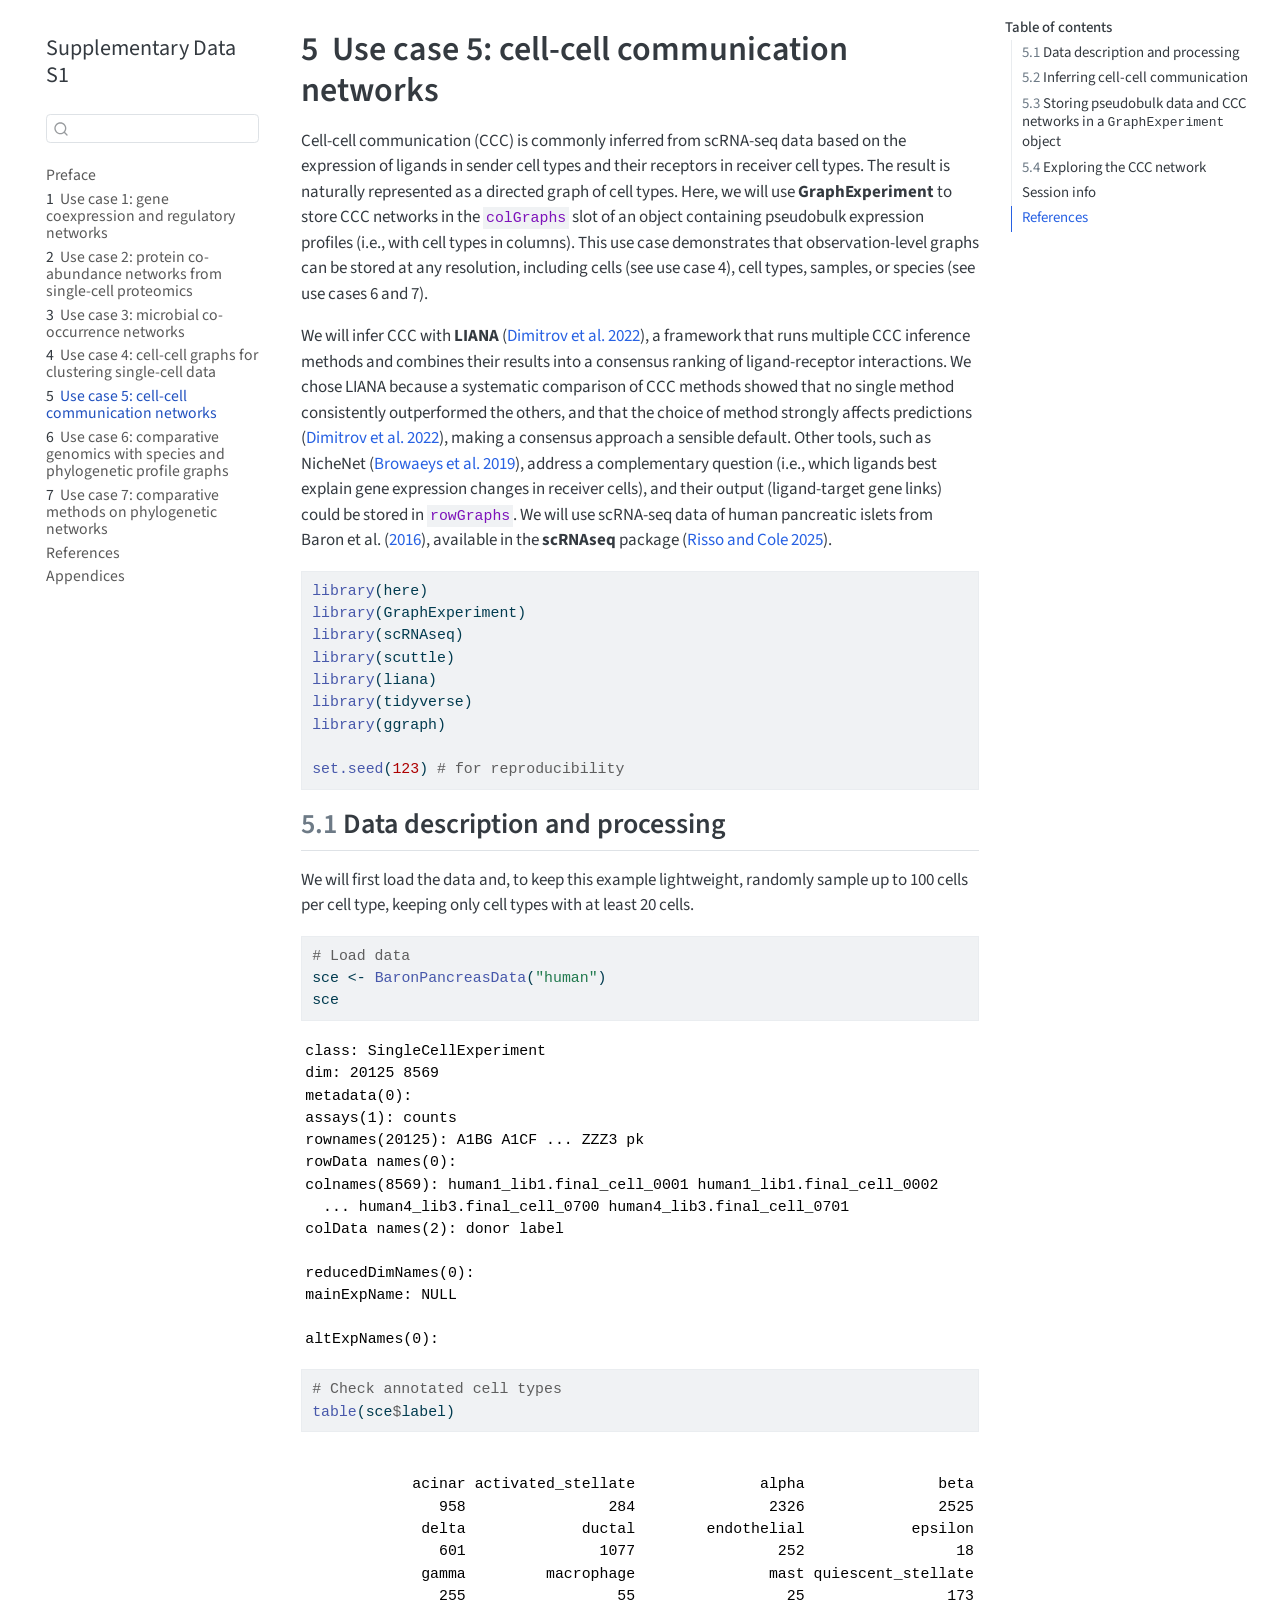
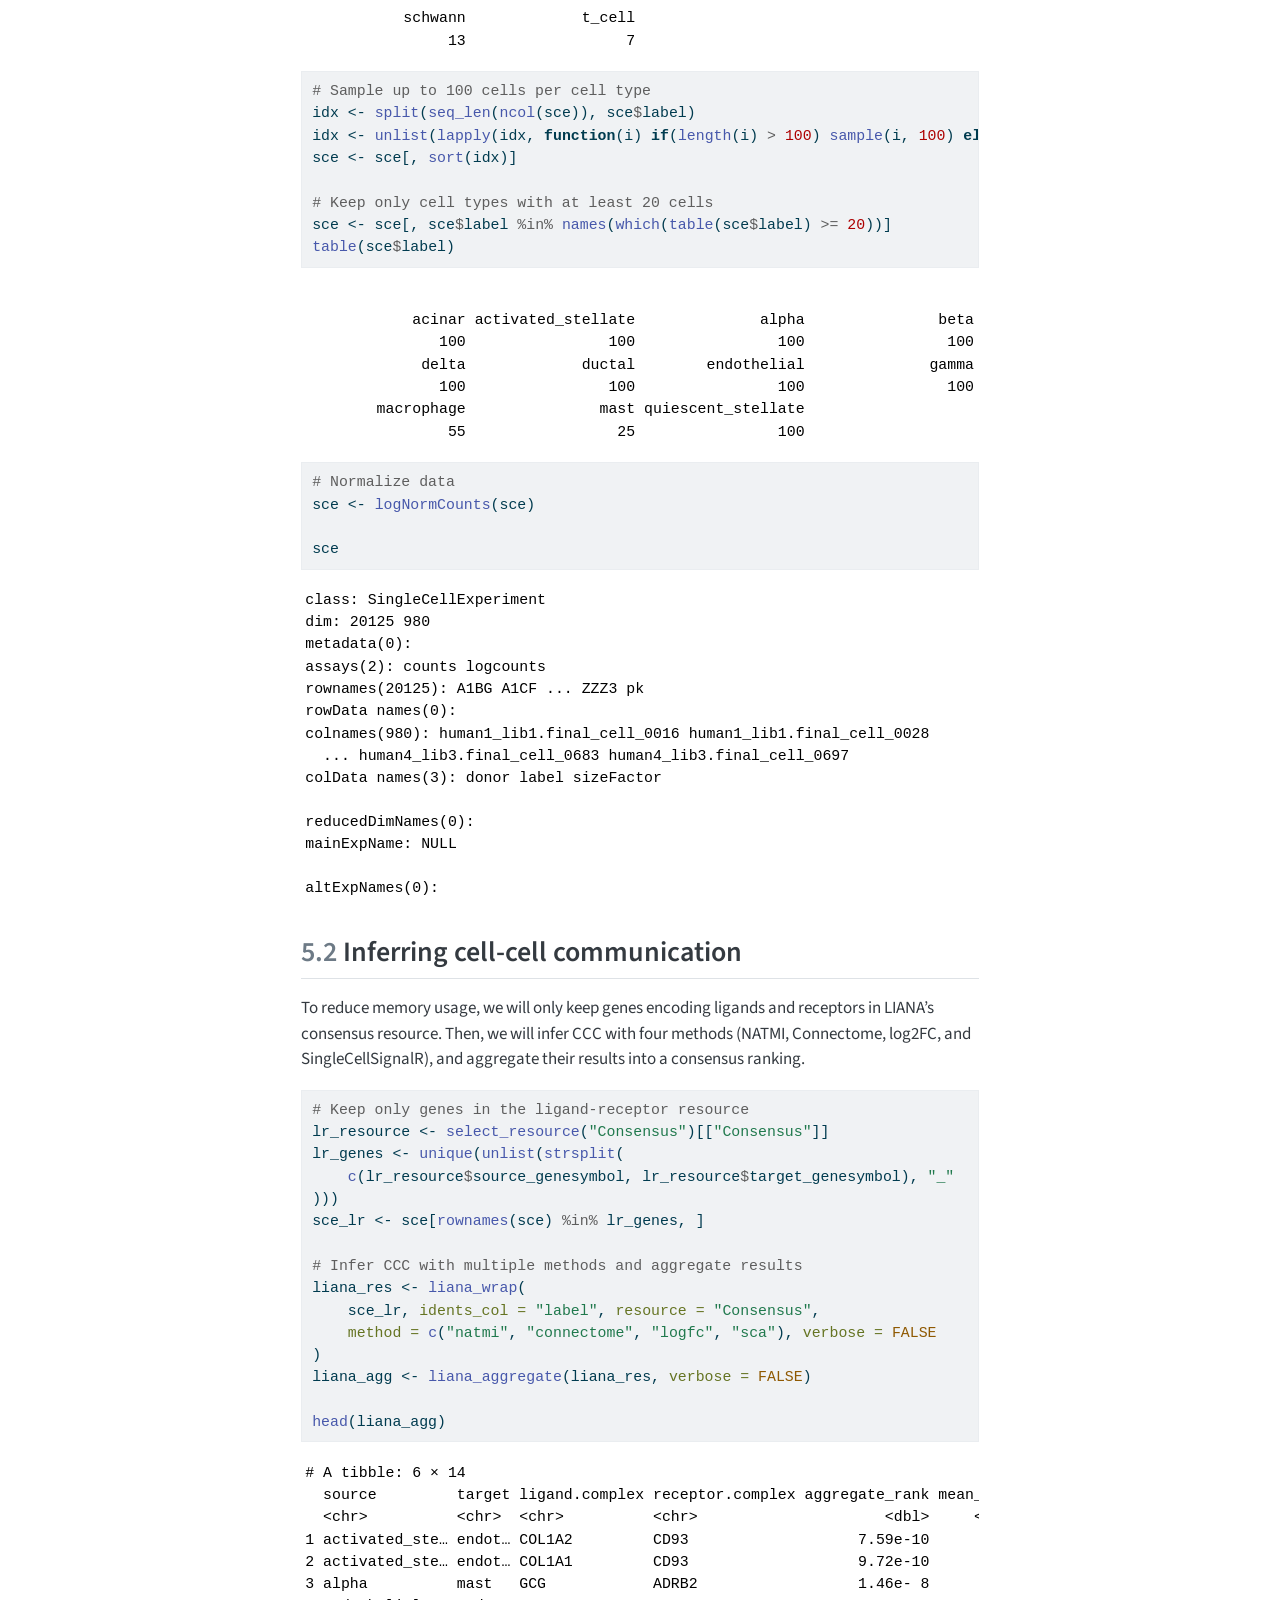
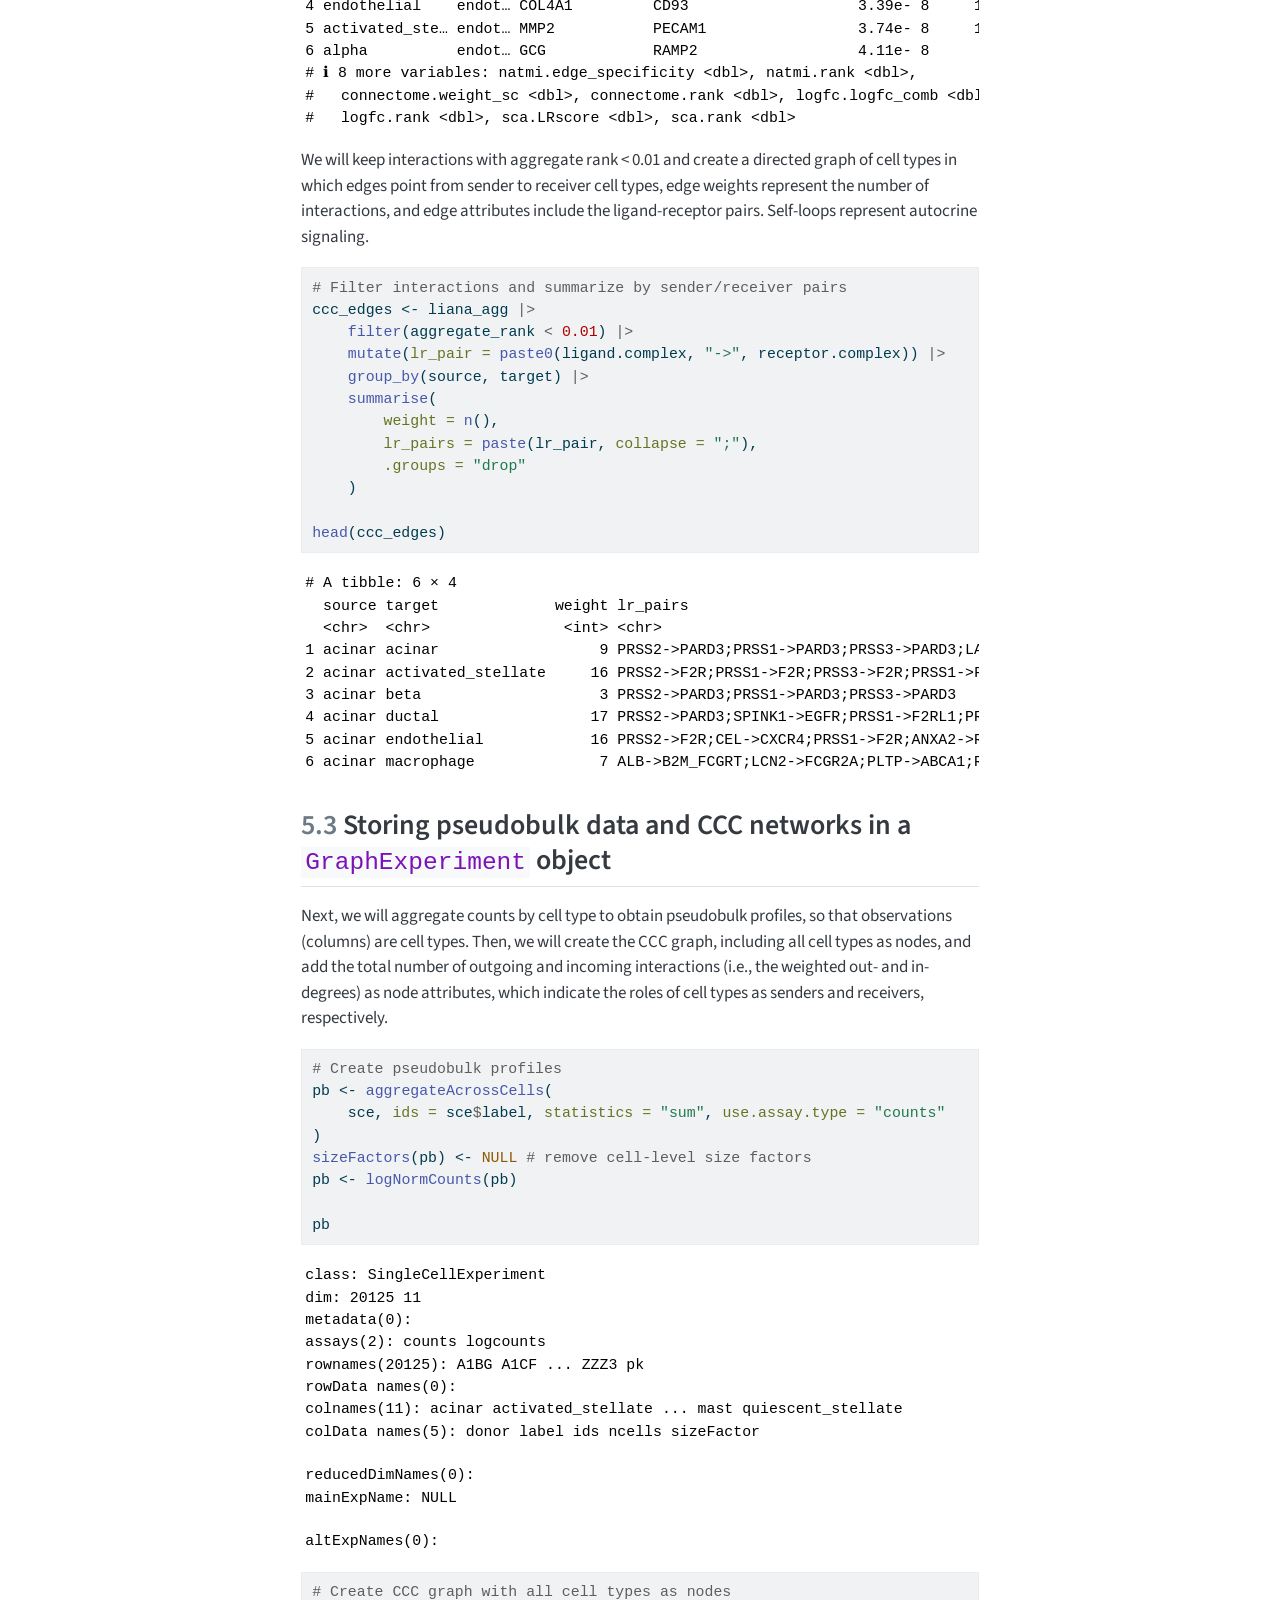
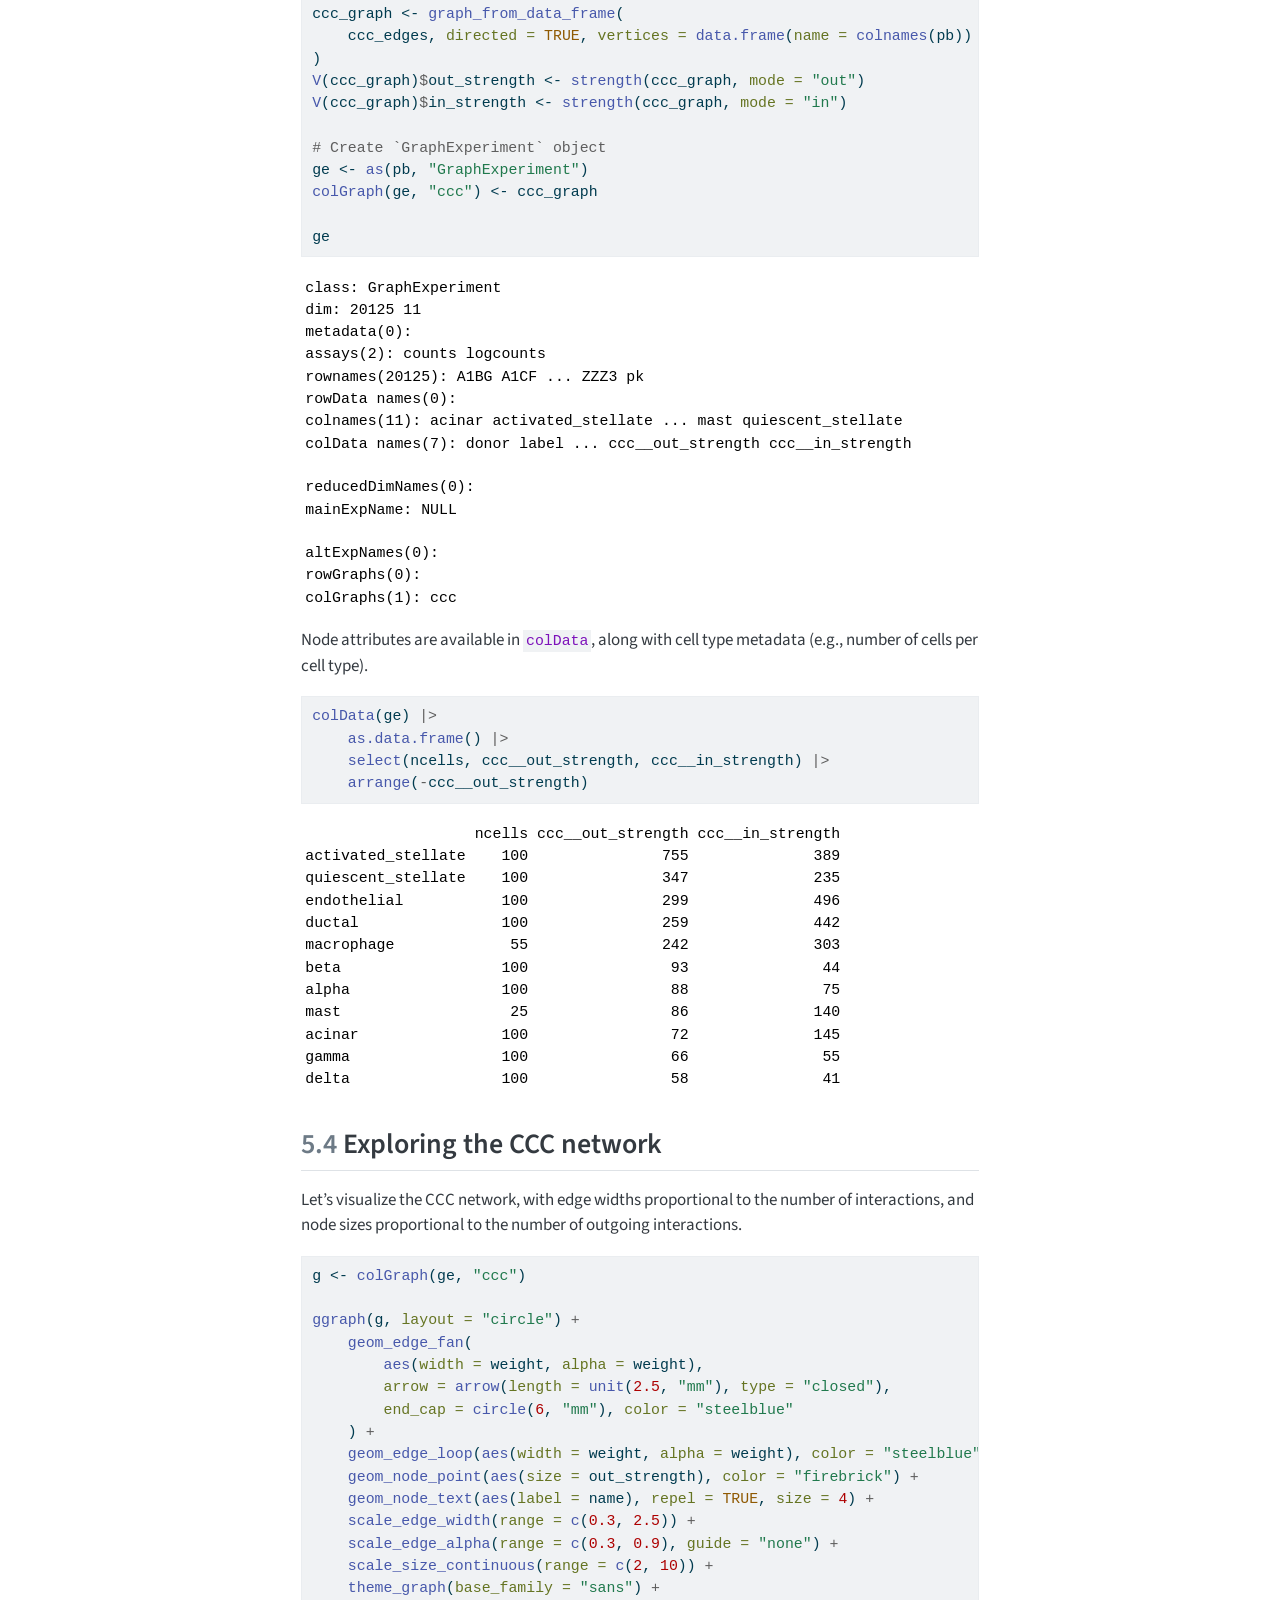
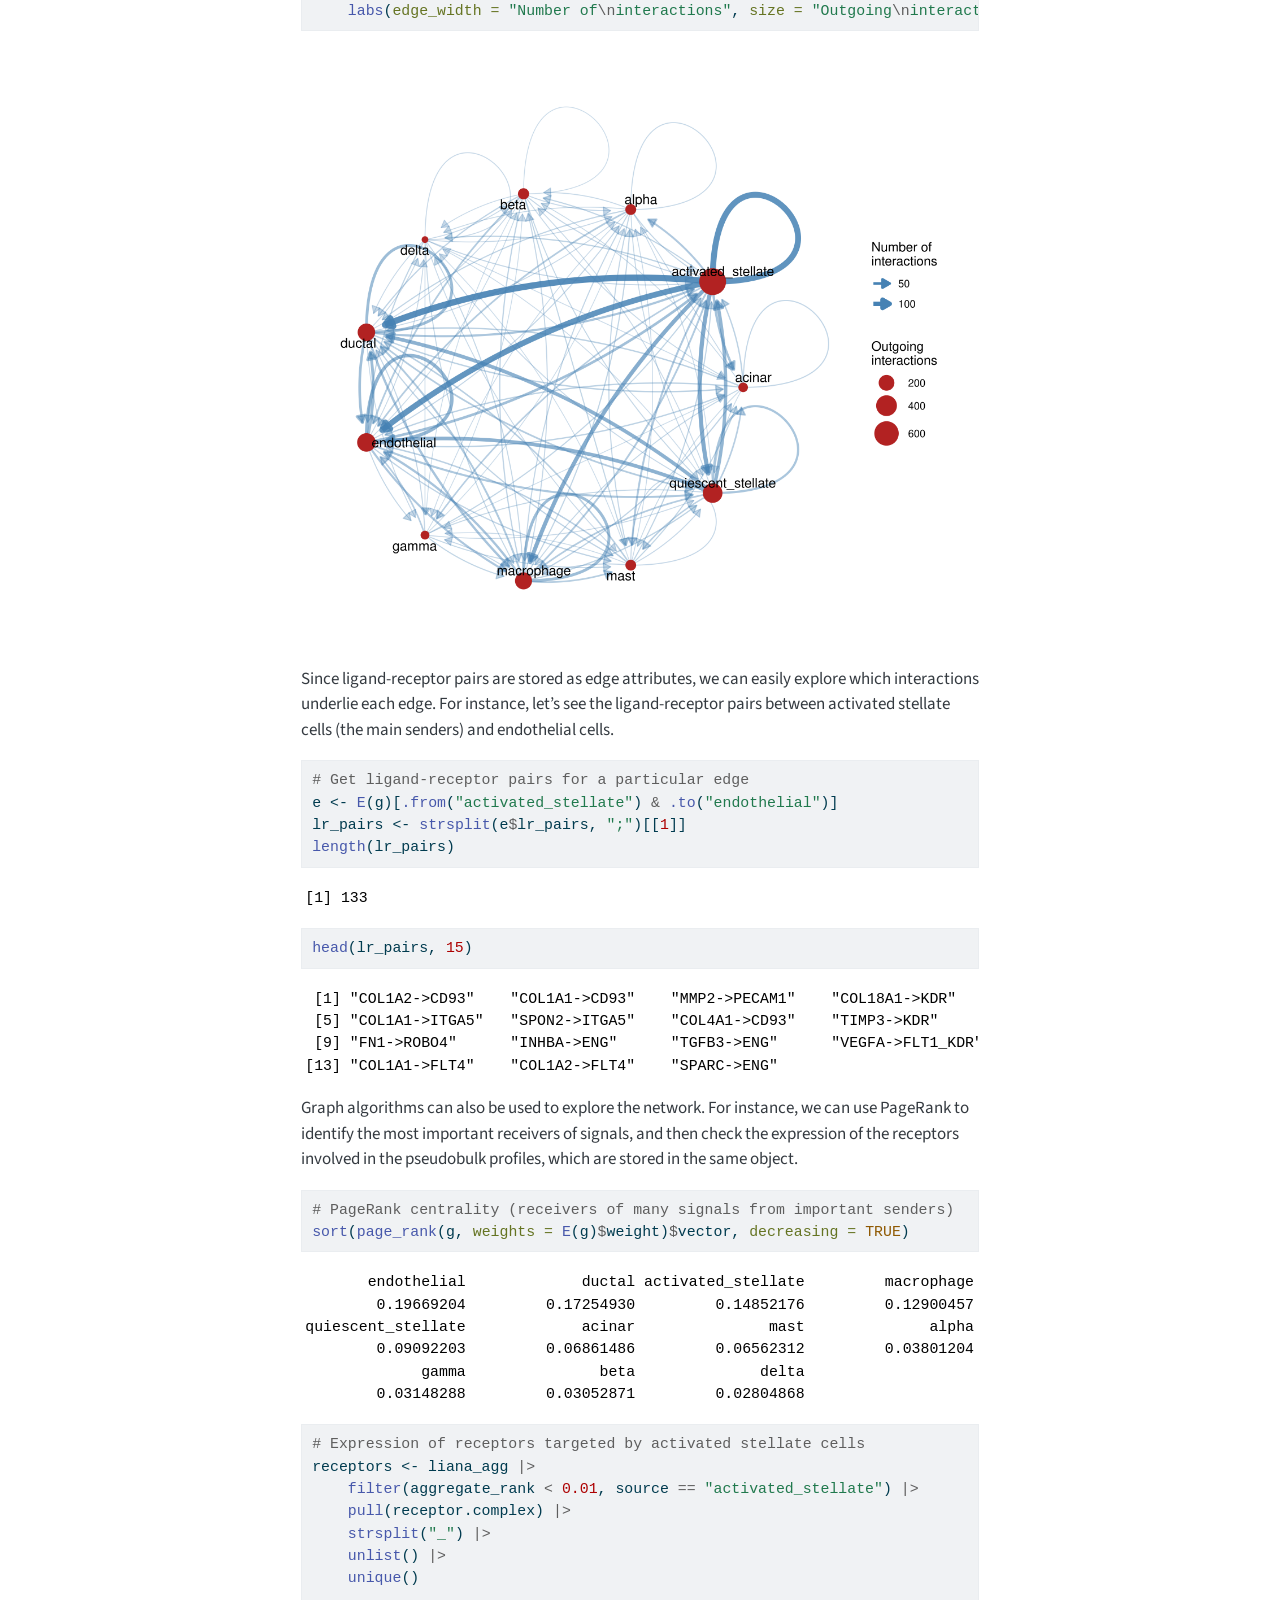
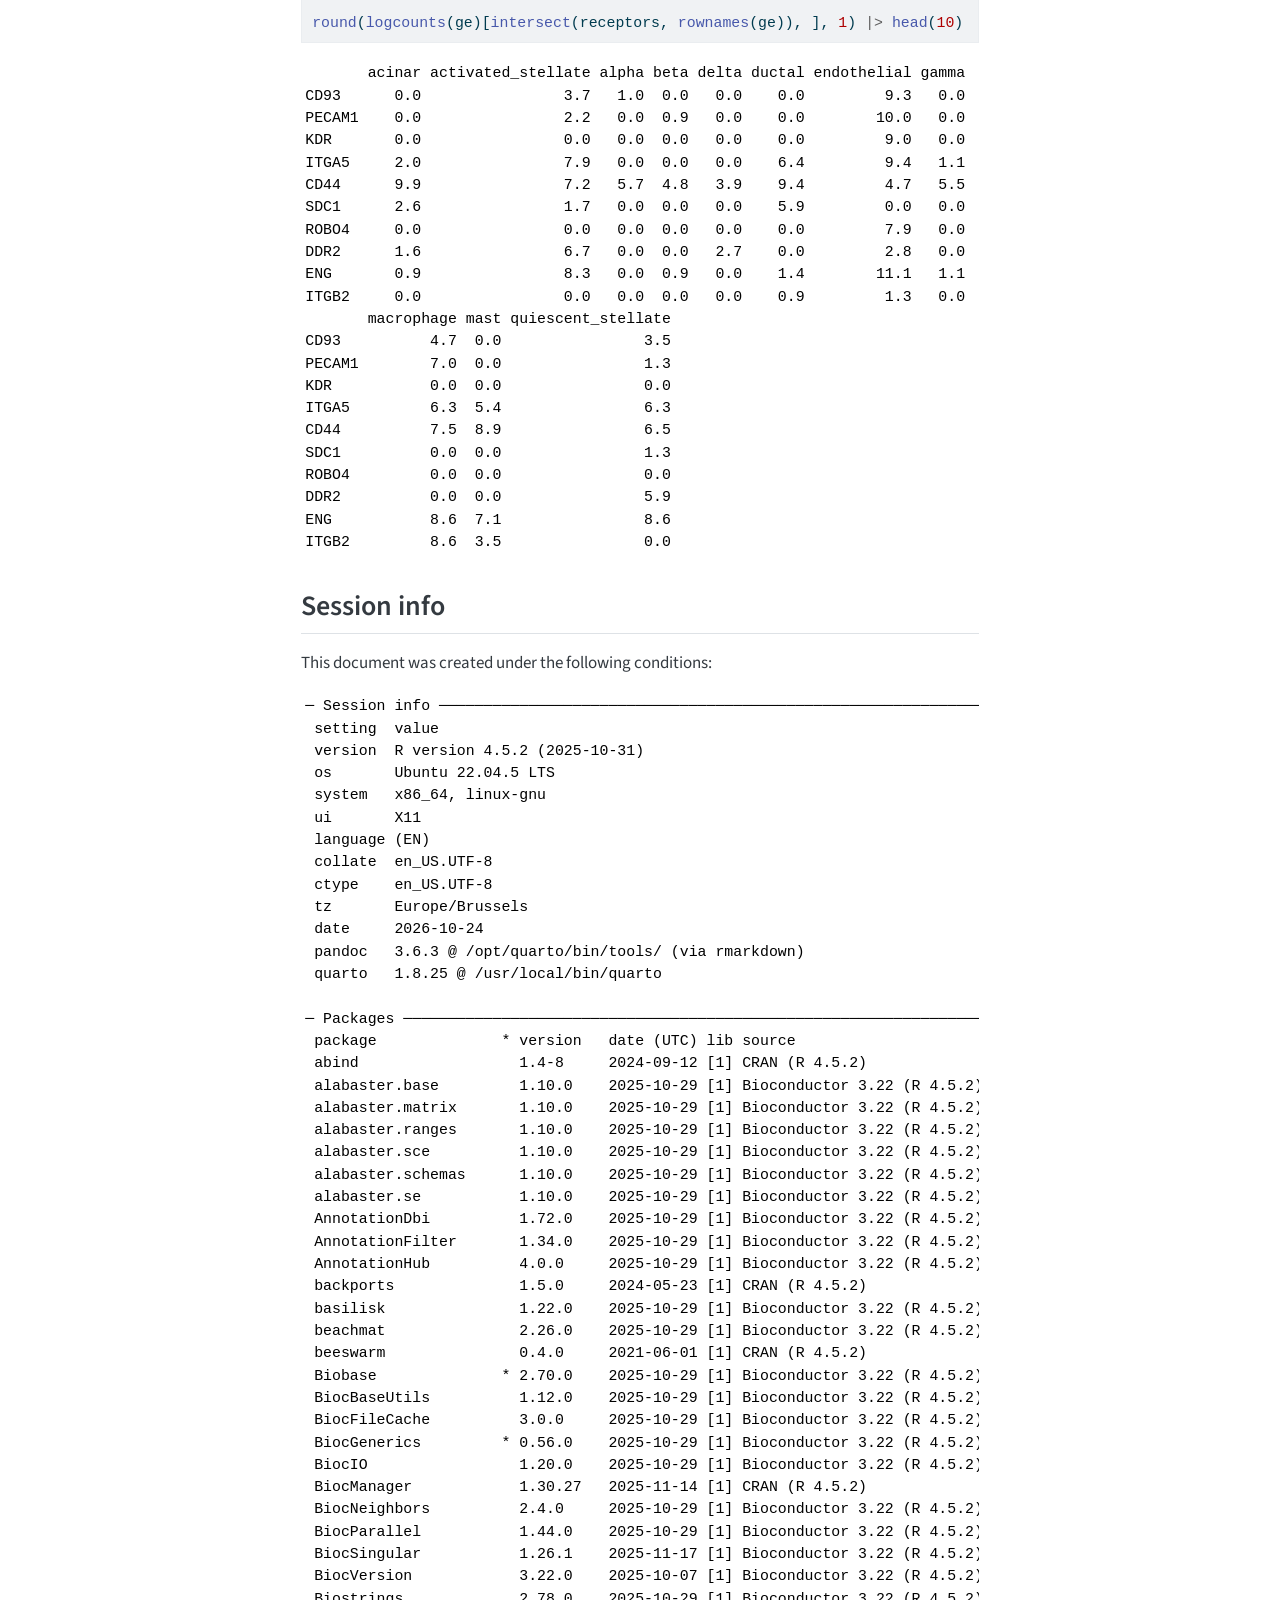
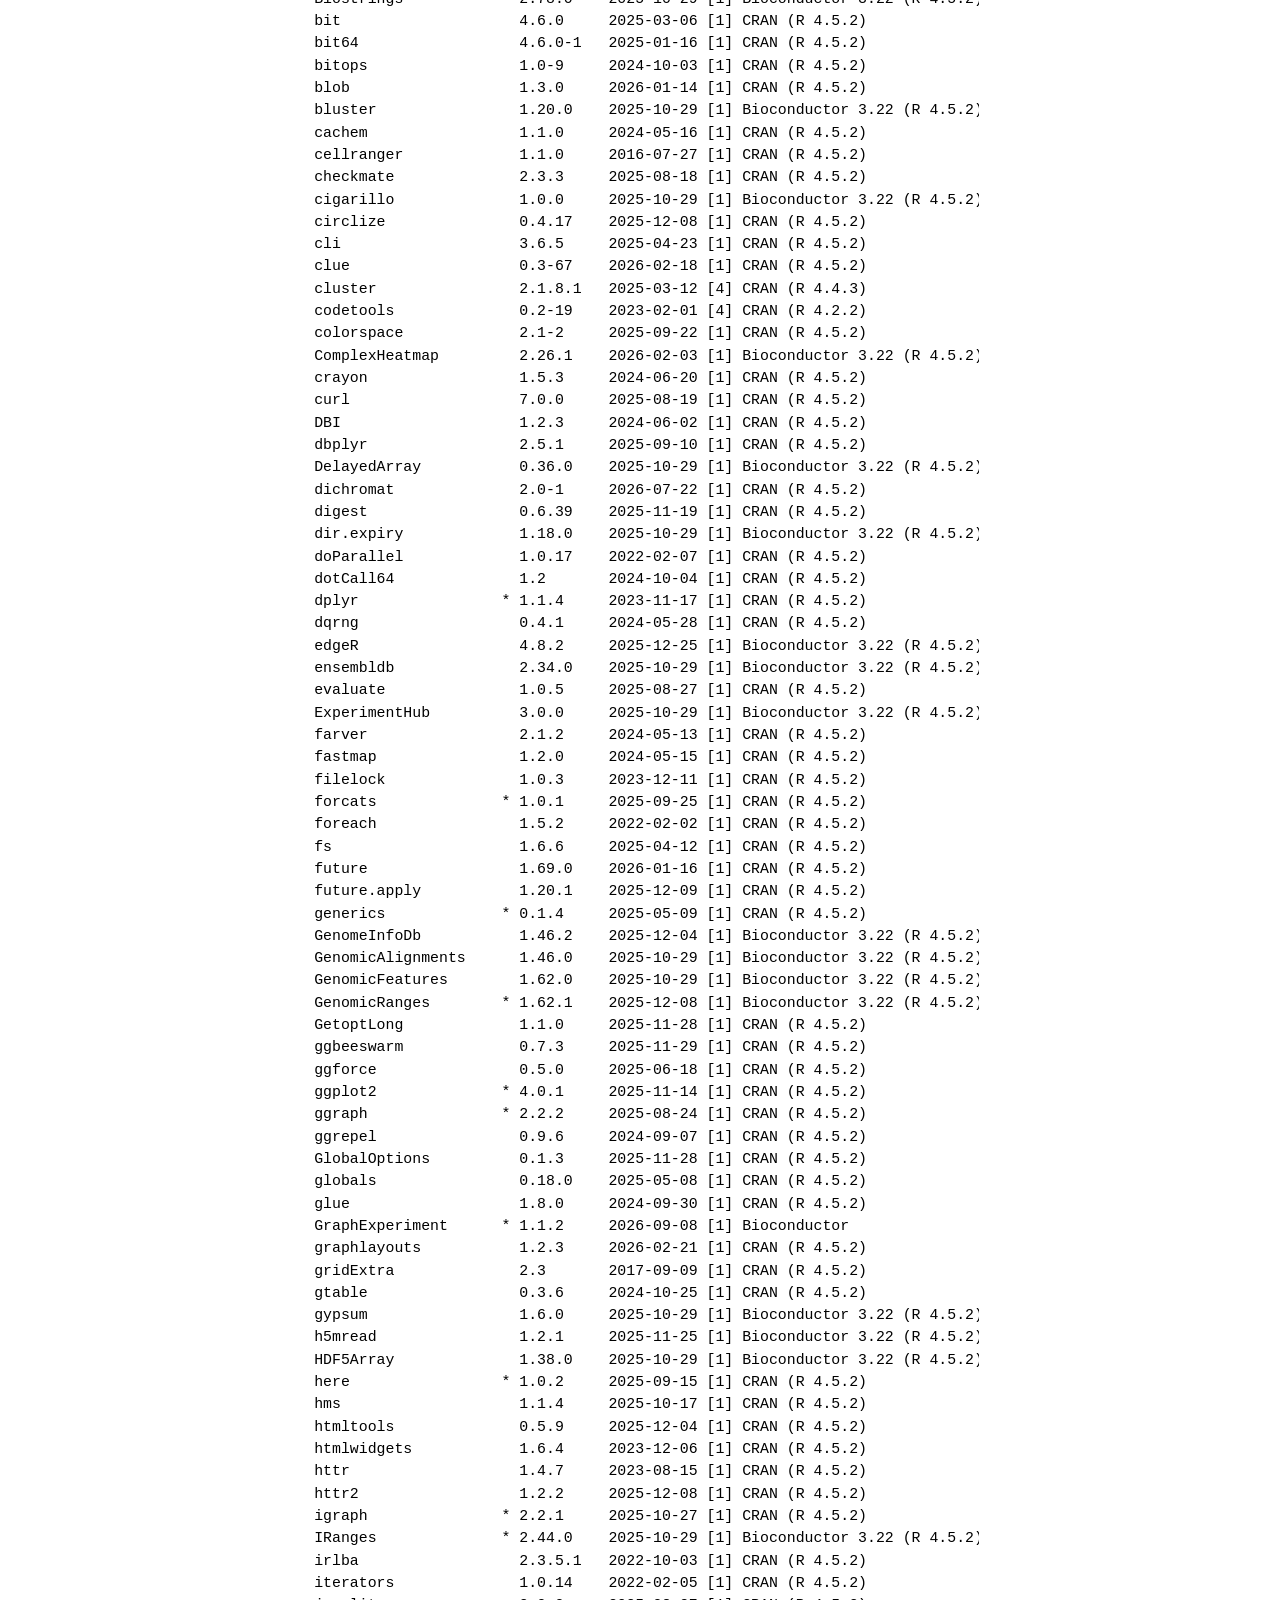
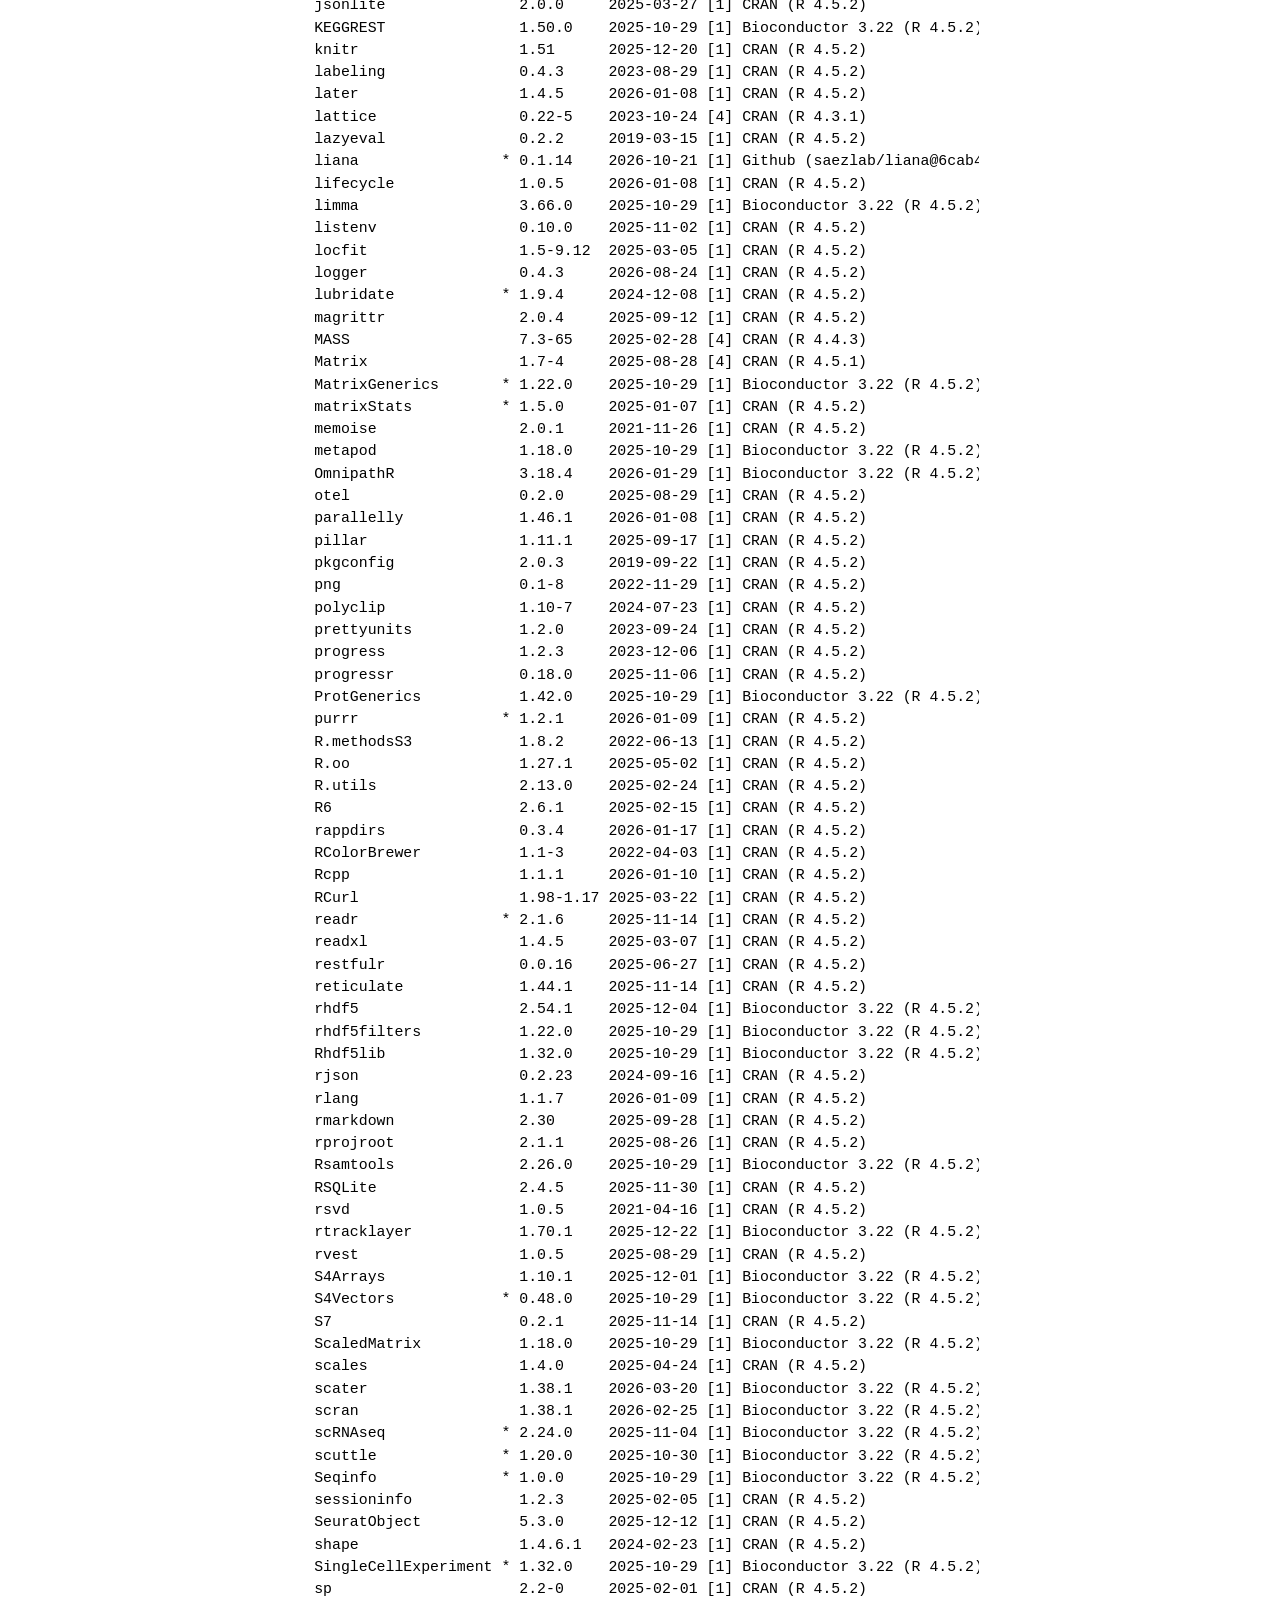
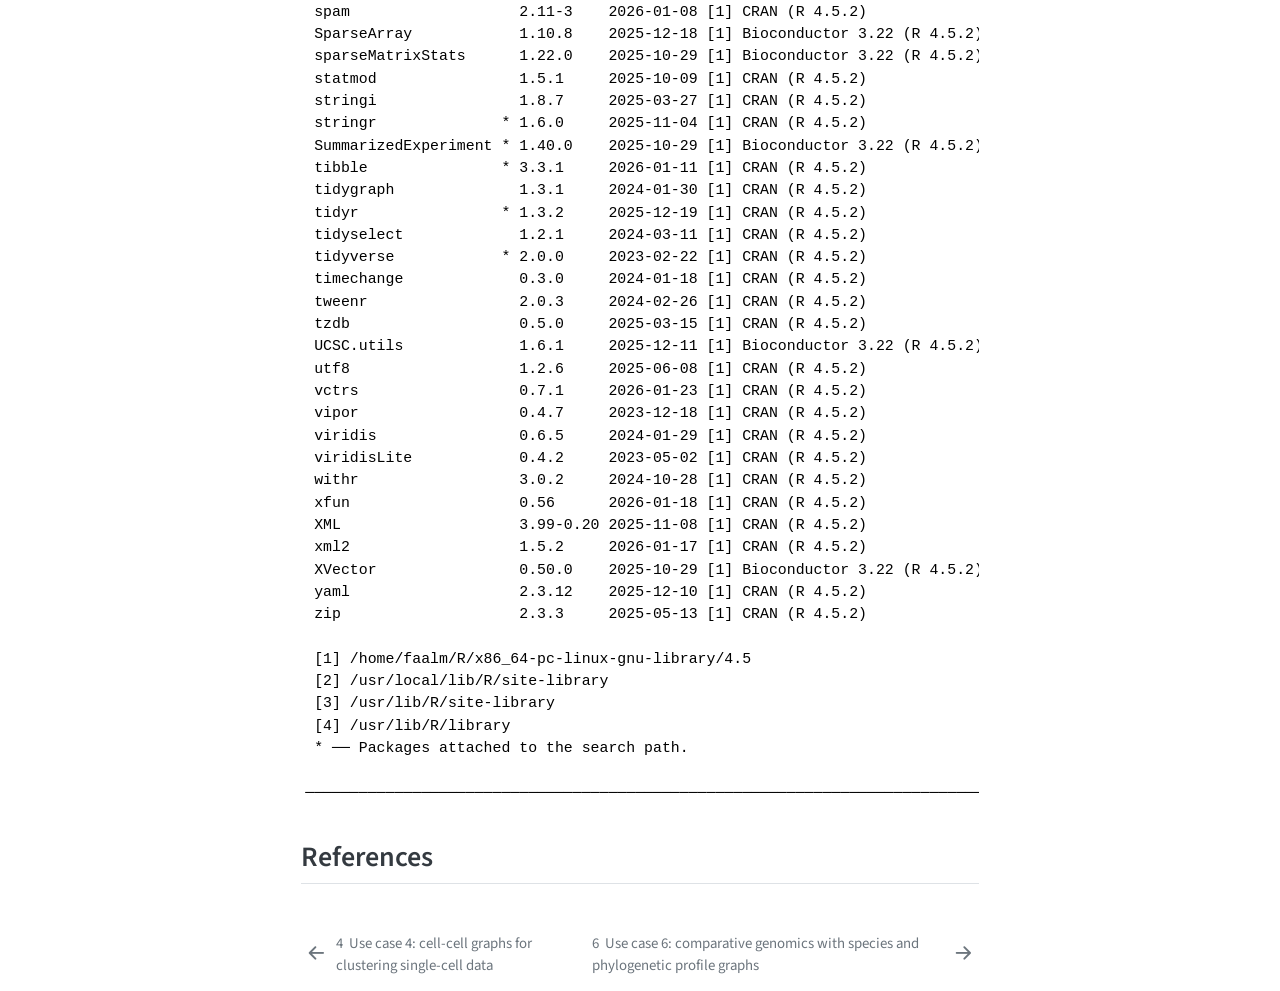
<file: chapters/chapter_05.html>
<!DOCTYPE html>
<html xmlns="http://www.w3.org/1999/xhtml" lang="en" xml:lang="en"><head>

<meta charset="utf-8">
<meta name="generator" content="quarto-1.10.19">

<meta name="viewport" content="width=device-width, initial-scale=1.0, user-scalable=yes">


<title>5&nbsp; Use case 5: cell-cell communication networks – Supplementary Data S1</title>
<style>
/* Default styles provided by pandoc.
** See https://pandoc.org/MANUAL.html#variables-for-html for config info.
*/
span.smallcaps{font-variant: small-caps;}
div.columns{display: flex; gap: 1.5em;}
div.column{flex: auto;}
@media screen {
div.columns{gap: min(4vw, 1.5em);}
div.column{overflow-x: auto;}
}
div.hanging-indent{margin-left: 1.5em; text-indent: -1.5em;}
ul.task-list{list-style: none;}
ul.task-list li input[type="checkbox"] {
  width: 0.8em;
  margin: 0 0.8em 0.2em -1em; /* quarto-specific, see https://github.com/quarto-dev/quarto-cli/issues/4556 */ 
  vertical-align: middle;
}
/* CSS for syntax highlighting */
html { -webkit-text-size-adjust: 100%; }
pre > code.sourceCode { white-space: pre; position: relative; }
pre > code.sourceCode > span { display: inline-block; line-height: 1.25; }
pre > code.sourceCode > span:empty { height: 1.2em; }
.sourceCode { overflow: visible; }
code.sourceCode > span { color: inherit; text-decoration: inherit; }
div.sourceCode { margin: 1em 0; }
pre.sourceCode { margin: 0; }
@media screen {
div.sourceCode { overflow: auto; }
}
@media print {
pre > code.sourceCode { white-space: pre-wrap; }
pre > code.sourceCode > span { text-indent: -5em; padding-left: 5em; }
}
pre.numberSource code
  { counter-reset: source-line 0; }
pre.numberSource code > span
  { position: relative; left: -4em; counter-increment: source-line; }
pre.numberSource code > span > a:first-child::before
  { content: counter(source-line);
    position: relative; left: -1em; text-align: right; vertical-align: baseline;
    border: none; display: inline-block;
    -webkit-touch-callout: none; -webkit-user-select: none;
    -khtml-user-select: none; -moz-user-select: none;
    -ms-user-select: none; user-select: none;
    padding: 0 4px; width: 4em;
  }
pre.numberSource { margin-left: 3em;  padding-left: 4px; }
div.sourceCode
  {   }
@media screen {
pre > code.sourceCode > span > a:first-child::before { text-decoration: underline; }
}
/* CSS for citations */
div.csl-bib-body { }
div.csl-entry {
  clear: both;
}
.hanging-indent div.csl-entry {
  margin-left:2em;
  text-indent:-2em;
}
div.csl-left-margin {
  min-width:2em;
  float:left;
}
div.csl-right-inline {
  margin-left:2em;
  padding-left:1em;
}
div.csl-indent {
  margin-left: 2em;
}</style>


<script src="../site_libs/quarto-nav/quarto-nav.js"></script>
<script src="../site_libs/quarto-nav/headroom.min.js"></script>
<script src="../site_libs/clipboard/clipboard.min.js"></script>
<script src="../site_libs/quarto-search/autocomplete.umd.js"></script>
<script src="../site_libs/quarto-search/fuse.min.js"></script>
<script src="../site_libs/quarto-search/quarto-search.js"></script>
<meta name="quarto:offset" content="../">
<link href="../chapters/chapter_06.html" rel="next">
<link href="../chapters/chapter_04.html" rel="prev">
<script src="../site_libs/quarto-html/quarto.js" type="module"></script>
<script src="../site_libs/quarto-html/tabsets/tabsets.js" type="module"></script>
<script src="../site_libs/quarto-html/popper.min.js"></script>
<script src="../site_libs/quarto-html/tippy.umd.min.js"></script>
<script src="../site_libs/quarto-html/anchor.min.js"></script>
<link href="../site_libs/quarto-html/tippy.css" rel="stylesheet">
<link href="../site_libs/quarto-html/quarto-syntax-highlighting-bf27225e3a48a9273f3daa8f8e829971.css" rel="stylesheet" id="quarto-text-highlighting-styles">
<script src="../site_libs/bootstrap/bootstrap.min.js"></script>
<link href="../site_libs/bootstrap/bootstrap-icons.css" rel="stylesheet">
<link href="../site_libs/bootstrap/bootstrap-fd33a4952e9ae2782db733e1f7710525.min.css" rel="stylesheet" append-hash="true" id="quarto-bootstrap" data-mode="light">
<script id="quarto-search-options" type="application/json">{
  "location": "sidebar",
  "copy-button": false,
  "collapse-after": 3,
  "panel-placement": "start",
  "type": "textbox",
  "limit": 50,
  "keyboard-shortcut": [
    "f",
    "/",
    "s"
  ],
  "show-item-context": false,
  "language": {
    "search-no-results-text": "No results",
    "search-matching-documents-text": "matching documents",
    "search-copy-link-title": "Copy link to search",
    "search-hide-matches-text": "Hide additional matches",
    "search-more-match-text": "more match in this document",
    "search-more-matches-text": "more matches in this document",
    "search-clear-button-title": "Clear",
    "search-text-placeholder": "",
    "search-detached-cancel-button-title": "Cancel",
    "search-submit-button-title": "Submit",
    "search-label": "Search"
  }
}</script>


</head>

<body class="nav-sidebar floating quarto-light">

<div id="quarto-search-results"></div>
  <header id="quarto-header" class="headroom fixed-top">
  <nav class="quarto-secondary-nav">
    <div class="container-fluid d-flex">
      <button type="button" class="quarto-btn-toggle btn" data-bs-toggle="collapse" role="button" data-bs-target=".quarto-sidebar-collapse-item" aria-controls="quarto-sidebar" aria-expanded="false" aria-label="Toggle sidebar navigation" onclick="if (window.quartoToggleHeadroom) { window.quartoToggleHeadroom(); }">
        <i class="bi bi-layout-text-sidebar-reverse"></i>
      </button>
        <nav class="quarto-page-breadcrumbs" aria-label="breadcrumb"><ol class="breadcrumb"><li class="breadcrumb-item"><a href="../chapters/chapter_05.html"><span class="chapter-number">5</span>&nbsp; <span class="chapter-title">Use case 5: cell-cell communication networks</span></a></li></ol></nav>
        <a class="flex-grow-1" role="navigation" data-bs-toggle="collapse" data-bs-target=".quarto-sidebar-collapse-item" aria-controls="quarto-sidebar" aria-expanded="false" aria-label="Toggle sidebar navigation" onclick="if (window.quartoToggleHeadroom) { window.quartoToggleHeadroom(); }">      
        </a>
      <button type="button" class="btn quarto-search-button" aria-label="Search" onclick="window.quartoOpenSearch();">
        <i class="bi bi-search"></i>
      </button>
    </div>
  </nav>
</header>
<!-- content -->
<div id="quarto-content" class="quarto-container page-columns page-rows-contents page-layout-article">
<!-- sidebar -->
  <nav id="quarto-sidebar" class="sidebar collapse collapse-horizontal quarto-sidebar-collapse-item sidebar-navigation floating overflow-auto">
    <div class="pt-lg-2 mt-2 text-left sidebar-header">
    <div class="sidebar-title mb-0 py-0">
      <a href="../">Supplementary Data S1</a> 
    </div>
      </div>
        <div class="mt-2 flex-shrink-0 align-items-center">
        <div class="sidebar-search">
        <div id="quarto-search" class="" title="Search"></div>
        </div>
        </div>
    <div class="sidebar-menu-container"> 
    <ul class="list-unstyled mt-1">
        <li class="sidebar-item">
  <div class="sidebar-item-container"> 
  <a href="../index.html" class="sidebar-item-text sidebar-link">
 <span class="menu-text">Preface</span></a>
  </div>
</li>
        <li class="sidebar-item">
  <div class="sidebar-item-container"> 
  <a href="../chapters/chapter_01.html" class="sidebar-item-text sidebar-link">
 <span class="menu-text"><span class="chapter-number">1</span>&nbsp; <span class="chapter-title">Use case 1: gene coexpression and regulatory networks</span></span></a>
  </div>
</li>
        <li class="sidebar-item">
  <div class="sidebar-item-container"> 
  <a href="../chapters/chapter_02.html" class="sidebar-item-text sidebar-link">
 <span class="menu-text"><span class="chapter-number">2</span>&nbsp; <span class="chapter-title">Use case 2: protein co-abundance networks from single-cell proteomics</span></span></a>
  </div>
</li>
        <li class="sidebar-item">
  <div class="sidebar-item-container"> 
  <a href="../chapters/chapter_03.html" class="sidebar-item-text sidebar-link">
 <span class="menu-text"><span class="chapter-number">3</span>&nbsp; <span class="chapter-title">Use case 3: microbial co-occurrence networks</span></span></a>
  </div>
</li>
        <li class="sidebar-item">
  <div class="sidebar-item-container"> 
  <a href="../chapters/chapter_04.html" class="sidebar-item-text sidebar-link">
 <span class="menu-text"><span class="chapter-number">4</span>&nbsp; <span class="chapter-title">Use case 4: cell-cell graphs for clustering single-cell data</span></span></a>
  </div>
</li>
        <li class="sidebar-item">
  <div class="sidebar-item-container"> 
  <a href="../chapters/chapter_05.html" class="sidebar-item-text sidebar-link active">
 <span class="menu-text"><span class="chapter-number">5</span>&nbsp; <span class="chapter-title">Use case 5: cell-cell communication networks</span></span></a>
  </div>
</li>
        <li class="sidebar-item">
  <div class="sidebar-item-container"> 
  <a href="../chapters/chapter_06.html" class="sidebar-item-text sidebar-link">
 <span class="menu-text"><span class="chapter-number">6</span>&nbsp; <span class="chapter-title">Use case 6: comparative genomics with species and phylogenetic profile graphs</span></span></a>
  </div>
</li>
        <li class="sidebar-item">
  <div class="sidebar-item-container"> 
  <a href="../chapters/chapter_07.html" class="sidebar-item-text sidebar-link">
 <span class="menu-text"><span class="chapter-number">7</span>&nbsp; <span class="chapter-title">Use case 7: comparative methods on phylogenetic networks</span></span></a>
  </div>
</li>
        <li class="sidebar-item">
  <div class="sidebar-item-container"> 
  <a href="../references.html" class="sidebar-item-text sidebar-link">
 <span class="menu-text">References</span></a>
  </div>
</li>
        <li class="sidebar-item">
  <div class="sidebar-item-container"> 
  <a href="../chapters/appendices.html" class="sidebar-item-text sidebar-link">
 <span class="menu-text">Appendices</span></a>
  </div>
</li>
    </ul>
    </div>
</nav>
<div id="quarto-sidebar-glass" class="quarto-sidebar-collapse-item" data-bs-toggle="collapse" data-bs-target=".quarto-sidebar-collapse-item"></div>
<!-- margin-sidebar -->
    <div id="quarto-margin-sidebar" class="sidebar margin-sidebar">
        <nav id="TOC" role="doc-toc" class="toc-active">
    <h2 id="toc-title">Table of contents</h2>
   
  <ul>
  <li><a href="#data-description-and-processing" id="toc-data-description-and-processing" class="nav-link active" data-scroll-target="#data-description-and-processing"><span class="header-section-number">5.1</span> Data description and processing</a></li>
  <li><a href="#inferring-cell-cell-communication" id="toc-inferring-cell-cell-communication" class="nav-link" data-scroll-target="#inferring-cell-cell-communication"><span class="header-section-number">5.2</span> Inferring cell-cell communication</a></li>
  <li><a href="#storing-pseudobulk-data-and-ccc-networks-in-a-graphexperiment-object" id="toc-storing-pseudobulk-data-and-ccc-networks-in-a-graphexperiment-object" class="nav-link" data-scroll-target="#storing-pseudobulk-data-and-ccc-networks-in-a-graphexperiment-object"><span class="header-section-number">5.3</span> Storing pseudobulk data and CCC networks in a <code>GraphExperiment</code> object</a></li>
  <li><a href="#exploring-the-ccc-network" id="toc-exploring-the-ccc-network" class="nav-link" data-scroll-target="#exploring-the-ccc-network"><span class="header-section-number">5.4</span> Exploring the CCC network</a></li>
  <li><a href="#session-info" id="toc-session-info" class="nav-link" data-scroll-target="#session-info">Session info</a></li>
  <li><a href="#references" id="toc-references" class="nav-link" data-scroll-target="#references">References</a></li>
  </ul>
</nav>
    </div>
<!-- main -->
<main class="content" id="quarto-document-content">

<header id="title-block-header" class="quarto-title-block default">
<div class="quarto-title">
<h1 class="title"><span class="chapter-number">5</span>&nbsp; <span class="chapter-title">Use case 5: cell-cell communication networks</span></h1>
</div>



<div class="quarto-title-meta">

    
  
    
  </div>
  


</header>


<p>Cell-cell communication (CCC) is commonly inferred from scRNA-seq data based on the expression of ligands in sender cell types and their receptors in receiver cell types. The result is naturally represented as a directed graph of cell types. Here, we will use <strong>GraphExperiment</strong> to store CCC networks in the <code>colGraphs</code> slot of an object containing pseudobulk expression profiles (i.e., with cell types in columns). This use case demonstrates that observation-level graphs can be stored at any resolution, including cells (see use case 4), cell types, samples, or species (see use cases 6 and 7).</p>
<p>We will infer CCC with <strong>LIANA</strong> <span class="citation" data-cites="dimitrov2022comparison">(<a href="../references.html#ref-dimitrov2022comparison" role="doc-biblioref">Dimitrov et al. 2022</a>)</span>, a framework that runs multiple CCC inference methods and combines their results into a consensus ranking of ligand-receptor interactions. We chose LIANA because a systematic comparison of CCC methods showed that no single method consistently outperformed the others, and that the choice of method strongly affects predictions <span class="citation" data-cites="dimitrov2022comparison">(<a href="../references.html#ref-dimitrov2022comparison" role="doc-biblioref">Dimitrov et al. 2022</a>)</span>, making a consensus approach a sensible default. Other tools, such as NicheNet <span class="citation" data-cites="browaeys2020nichenet">(<a href="../references.html#ref-browaeys2020nichenet" role="doc-biblioref">Browaeys et al. 2019</a>)</span>, address a complementary question (i.e., which ligands best explain gene expression changes in receiver cells), and their output (ligand-target gene links) could be stored in <code>rowGraphs</code>. We will use scRNA-seq data of human pancreatic islets from <span class="citation" data-cites="baron2016single">Baron et al. (<a href="../references.html#ref-baron2016single" role="doc-biblioref">2016</a>)</span>, available in the <strong>scRNAseq</strong> package <span class="citation" data-cites="risso2025scrnaseq">(<a href="../references.html#ref-risso2025scrnaseq" role="doc-biblioref">Risso and Cole 2025</a>)</span>.</p>
<div class="cell">
<div class="code-copy-outer-scaffold"><div class="sourceCode cell-code" id="cb1"><pre class="sourceCode r code-with-copy"><code class="sourceCode r"><span id="cb1-1"><a href="#cb1-1" aria-hidden="true" tabindex="-1"></a><span class="fu">library</span>(here)</span>
<span id="cb1-2"><a href="#cb1-2" aria-hidden="true" tabindex="-1"></a><span class="fu">library</span>(GraphExperiment)</span>
<span id="cb1-3"><a href="#cb1-3" aria-hidden="true" tabindex="-1"></a><span class="fu">library</span>(scRNAseq)</span>
<span id="cb1-4"><a href="#cb1-4" aria-hidden="true" tabindex="-1"></a><span class="fu">library</span>(scuttle)</span>
<span id="cb1-5"><a href="#cb1-5" aria-hidden="true" tabindex="-1"></a><span class="fu">library</span>(liana)</span>
<span id="cb1-6"><a href="#cb1-6" aria-hidden="true" tabindex="-1"></a><span class="fu">library</span>(tidyverse)</span>
<span id="cb1-7"><a href="#cb1-7" aria-hidden="true" tabindex="-1"></a><span class="fu">library</span>(ggraph)</span>
<span id="cb1-8"><a href="#cb1-8" aria-hidden="true" tabindex="-1"></a></span>
<span id="cb1-9"><a href="#cb1-9" aria-hidden="true" tabindex="-1"></a><span class="fu">set.seed</span>(<span class="dv">123</span>) <span class="co"># for reproducibility</span></span></code></pre></div><button title="Copy to Clipboard" class="code-copy-button"><i class="bi"></i></button></div>
</div>
<section id="data-description-and-processing" class="level2" data-number="5.1">
<h2 data-number="5.1" class="anchored" data-anchor-id="data-description-and-processing"><span class="header-section-number">5.1</span> Data description and processing</h2>
<p>We will first load the data and, to keep this example lightweight, randomly sample up to 100 cells per cell type, keeping only cell types with at least 20 cells.</p>
<div class="cell">
<div class="code-copy-outer-scaffold"><div class="sourceCode cell-code" id="cb2"><pre class="sourceCode r code-with-copy"><code class="sourceCode r"><span id="cb2-1"><a href="#cb2-1" aria-hidden="true" tabindex="-1"></a><span class="co"># Load data</span></span>
<span id="cb2-2"><a href="#cb2-2" aria-hidden="true" tabindex="-1"></a>sce <span class="ot">&lt;-</span> <span class="fu">BaronPancreasData</span>(<span class="st">"human"</span>)</span>
<span id="cb2-3"><a href="#cb2-3" aria-hidden="true" tabindex="-1"></a>sce</span></code></pre></div><button title="Copy to Clipboard" class="code-copy-button"><i class="bi"></i></button></div>
<div class="cell-output cell-output-stdout">
<pre><code>class: SingleCellExperiment 
dim: 20125 8569 
metadata(0):
assays(1): counts
rownames(20125): A1BG A1CF ... ZZZ3 pk
rowData names(0):
colnames(8569): human1_lib1.final_cell_0001 human1_lib1.final_cell_0002
  ... human4_lib3.final_cell_0700 human4_lib3.final_cell_0701
colData names(2): donor label</code></pre>
</div>
<div class="cell-output cell-output-stdout">
<pre><code>reducedDimNames(0):
mainExpName: NULL</code></pre>
</div>
<div class="cell-output cell-output-stdout">
<pre><code>altExpNames(0):</code></pre>
</div>
<div class="code-copy-outer-scaffold"><div class="sourceCode cell-code" id="cb6"><pre class="sourceCode r code-with-copy"><code class="sourceCode r"><span id="cb6-1"><a href="#cb6-1" aria-hidden="true" tabindex="-1"></a><span class="co"># Check annotated cell types</span></span>
<span id="cb6-2"><a href="#cb6-2" aria-hidden="true" tabindex="-1"></a><span class="fu">table</span>(sce<span class="sc">$</span>label)</span></code></pre></div><button title="Copy to Clipboard" class="code-copy-button"><i class="bi"></i></button></div>
<div class="cell-output cell-output-stdout">
<pre><code>
            acinar activated_stellate              alpha               beta 
               958                284               2326               2525 
             delta             ductal        endothelial            epsilon 
               601               1077                252                 18 
             gamma         macrophage               mast quiescent_stellate 
               255                 55                 25                173 
           schwann             t_cell 
                13                  7 </code></pre>
</div>
<div class="code-copy-outer-scaffold"><div class="sourceCode cell-code" id="cb8"><pre class="sourceCode r code-with-copy"><code class="sourceCode r"><span id="cb8-1"><a href="#cb8-1" aria-hidden="true" tabindex="-1"></a><span class="co"># Sample up to 100 cells per cell type</span></span>
<span id="cb8-2"><a href="#cb8-2" aria-hidden="true" tabindex="-1"></a>idx <span class="ot">&lt;-</span> <span class="fu">split</span>(<span class="fu">seq_len</span>(<span class="fu">ncol</span>(sce)), sce<span class="sc">$</span>label)</span>
<span id="cb8-3"><a href="#cb8-3" aria-hidden="true" tabindex="-1"></a>idx <span class="ot">&lt;-</span> <span class="fu">unlist</span>(<span class="fu">lapply</span>(idx, <span class="cf">function</span>(i) <span class="cf">if</span>(<span class="fu">length</span>(i) <span class="sc">&gt;</span> <span class="dv">100</span>) <span class="fu">sample</span>(i, <span class="dv">100</span>) <span class="cf">else</span> i))</span>
<span id="cb8-4"><a href="#cb8-4" aria-hidden="true" tabindex="-1"></a>sce <span class="ot">&lt;-</span> sce[, <span class="fu">sort</span>(idx)]</span>
<span id="cb8-5"><a href="#cb8-5" aria-hidden="true" tabindex="-1"></a></span>
<span id="cb8-6"><a href="#cb8-6" aria-hidden="true" tabindex="-1"></a><span class="co"># Keep only cell types with at least 20 cells</span></span>
<span id="cb8-7"><a href="#cb8-7" aria-hidden="true" tabindex="-1"></a>sce <span class="ot">&lt;-</span> sce[, sce<span class="sc">$</span>label <span class="sc">%in%</span> <span class="fu">names</span>(<span class="fu">which</span>(<span class="fu">table</span>(sce<span class="sc">$</span>label) <span class="sc">&gt;=</span> <span class="dv">20</span>))]</span>
<span id="cb8-8"><a href="#cb8-8" aria-hidden="true" tabindex="-1"></a><span class="fu">table</span>(sce<span class="sc">$</span>label)</span></code></pre></div><button title="Copy to Clipboard" class="code-copy-button"><i class="bi"></i></button></div>
<div class="cell-output cell-output-stdout">
<pre><code>
            acinar activated_stellate              alpha               beta 
               100                100                100                100 
             delta             ductal        endothelial              gamma 
               100                100                100                100 
        macrophage               mast quiescent_stellate 
                55                 25                100 </code></pre>
</div>
<div class="code-copy-outer-scaffold"><div class="sourceCode cell-code" id="cb10"><pre class="sourceCode r code-with-copy"><code class="sourceCode r"><span id="cb10-1"><a href="#cb10-1" aria-hidden="true" tabindex="-1"></a><span class="co"># Normalize data</span></span>
<span id="cb10-2"><a href="#cb10-2" aria-hidden="true" tabindex="-1"></a>sce <span class="ot">&lt;-</span> <span class="fu">logNormCounts</span>(sce)</span>
<span id="cb10-3"><a href="#cb10-3" aria-hidden="true" tabindex="-1"></a></span>
<span id="cb10-4"><a href="#cb10-4" aria-hidden="true" tabindex="-1"></a>sce</span></code></pre></div><button title="Copy to Clipboard" class="code-copy-button"><i class="bi"></i></button></div>
<div class="cell-output cell-output-stdout">
<pre><code>class: SingleCellExperiment 
dim: 20125 980 
metadata(0):
assays(2): counts logcounts
rownames(20125): A1BG A1CF ... ZZZ3 pk
rowData names(0):
colnames(980): human1_lib1.final_cell_0016 human1_lib1.final_cell_0028
  ... human4_lib3.final_cell_0683 human4_lib3.final_cell_0697
colData names(3): donor label sizeFactor</code></pre>
</div>
<div class="cell-output cell-output-stdout">
<pre><code>reducedDimNames(0):
mainExpName: NULL</code></pre>
</div>
<div class="cell-output cell-output-stdout">
<pre><code>altExpNames(0):</code></pre>
</div>
</div>
</section>
<section id="inferring-cell-cell-communication" class="level2" data-number="5.2">
<h2 data-number="5.2" class="anchored" data-anchor-id="inferring-cell-cell-communication"><span class="header-section-number">5.2</span> Inferring cell-cell communication</h2>
<p>To reduce memory usage, we will only keep genes encoding ligands and receptors in LIANA’s consensus resource. Then, we will infer CCC with four methods (NATMI, Connectome, log2FC, and SingleCellSignalR), and aggregate their results into a consensus ranking.</p>
<div class="cell">
<div class="code-copy-outer-scaffold"><div class="sourceCode cell-code" id="cb14"><pre class="sourceCode r code-with-copy"><code class="sourceCode r"><span id="cb14-1"><a href="#cb14-1" aria-hidden="true" tabindex="-1"></a><span class="co"># Keep only genes in the ligand-receptor resource</span></span>
<span id="cb14-2"><a href="#cb14-2" aria-hidden="true" tabindex="-1"></a>lr_resource <span class="ot">&lt;-</span> <span class="fu">select_resource</span>(<span class="st">"Consensus"</span>)[[<span class="st">"Consensus"</span>]]</span>
<span id="cb14-3"><a href="#cb14-3" aria-hidden="true" tabindex="-1"></a>lr_genes <span class="ot">&lt;-</span> <span class="fu">unique</span>(<span class="fu">unlist</span>(<span class="fu">strsplit</span>(</span>
<span id="cb14-4"><a href="#cb14-4" aria-hidden="true" tabindex="-1"></a>    <span class="fu">c</span>(lr_resource<span class="sc">$</span>source_genesymbol, lr_resource<span class="sc">$</span>target_genesymbol), <span class="st">"_"</span></span>
<span id="cb14-5"><a href="#cb14-5" aria-hidden="true" tabindex="-1"></a>)))</span>
<span id="cb14-6"><a href="#cb14-6" aria-hidden="true" tabindex="-1"></a>sce_lr <span class="ot">&lt;-</span> sce[<span class="fu">rownames</span>(sce) <span class="sc">%in%</span> lr_genes, ]</span>
<span id="cb14-7"><a href="#cb14-7" aria-hidden="true" tabindex="-1"></a></span>
<span id="cb14-8"><a href="#cb14-8" aria-hidden="true" tabindex="-1"></a><span class="co"># Infer CCC with multiple methods and aggregate results</span></span>
<span id="cb14-9"><a href="#cb14-9" aria-hidden="true" tabindex="-1"></a>liana_res <span class="ot">&lt;-</span> <span class="fu">liana_wrap</span>(</span>
<span id="cb14-10"><a href="#cb14-10" aria-hidden="true" tabindex="-1"></a>    sce_lr, <span class="at">idents_col =</span> <span class="st">"label"</span>, <span class="at">resource =</span> <span class="st">"Consensus"</span>,</span>
<span id="cb14-11"><a href="#cb14-11" aria-hidden="true" tabindex="-1"></a>    <span class="at">method =</span> <span class="fu">c</span>(<span class="st">"natmi"</span>, <span class="st">"connectome"</span>, <span class="st">"logfc"</span>, <span class="st">"sca"</span>), <span class="at">verbose =</span> <span class="cn">FALSE</span></span>
<span id="cb14-12"><a href="#cb14-12" aria-hidden="true" tabindex="-1"></a>)</span>
<span id="cb14-13"><a href="#cb14-13" aria-hidden="true" tabindex="-1"></a>liana_agg <span class="ot">&lt;-</span> <span class="fu">liana_aggregate</span>(liana_res, <span class="at">verbose =</span> <span class="cn">FALSE</span>)</span>
<span id="cb14-14"><a href="#cb14-14" aria-hidden="true" tabindex="-1"></a></span>
<span id="cb14-15"><a href="#cb14-15" aria-hidden="true" tabindex="-1"></a><span class="fu">head</span>(liana_agg)</span></code></pre></div><button title="Copy to Clipboard" class="code-copy-button"><i class="bi"></i></button></div>
<div class="cell-output cell-output-stdout">
<pre><code># A tibble: 6 × 14
  source         target ligand.complex receptor.complex aggregate_rank mean_rank
  &lt;chr&gt;          &lt;chr&gt;  &lt;chr&gt;          &lt;chr&gt;                     &lt;dbl&gt;     &lt;dbl&gt;
1 activated_ste… endot… COL1A2         CD93                   7.59e-10      50.8
2 activated_ste… endot… COL1A1         CD93                   9.72e-10      38.2
3 alpha          mast   GCG            ADRB2                  1.46e- 8      74.8
4 endothelial    endot… COL4A1         CD93                   3.39e- 8     168  
5 activated_ste… endot… MMP2           PECAM1                 3.74e- 8     119  
6 alpha          endot… GCG            RAMP2                  4.11e- 8      94.5
# ℹ 8 more variables: natmi.edge_specificity &lt;dbl&gt;, natmi.rank &lt;dbl&gt;,
#   connectome.weight_sc &lt;dbl&gt;, connectome.rank &lt;dbl&gt;, logfc.logfc_comb &lt;dbl&gt;,
#   logfc.rank &lt;dbl&gt;, sca.LRscore &lt;dbl&gt;, sca.rank &lt;dbl&gt;</code></pre>
</div>
</div>
<p>We will keep interactions with aggregate rank &lt; 0.01 and create a directed graph of cell types in which edges point from sender to receiver cell types, edge weights represent the number of interactions, and edge attributes include the ligand-receptor pairs. Self-loops represent autocrine signaling.</p>
<div class="cell">
<div class="code-copy-outer-scaffold"><div class="sourceCode cell-code" id="cb16"><pre class="sourceCode r code-with-copy"><code class="sourceCode r"><span id="cb16-1"><a href="#cb16-1" aria-hidden="true" tabindex="-1"></a><span class="co"># Filter interactions and summarize by sender/receiver pairs</span></span>
<span id="cb16-2"><a href="#cb16-2" aria-hidden="true" tabindex="-1"></a>ccc_edges <span class="ot">&lt;-</span> liana_agg <span class="sc">|&gt;</span></span>
<span id="cb16-3"><a href="#cb16-3" aria-hidden="true" tabindex="-1"></a>    <span class="fu">filter</span>(aggregate_rank <span class="sc">&lt;</span> <span class="fl">0.01</span>) <span class="sc">|&gt;</span></span>
<span id="cb16-4"><a href="#cb16-4" aria-hidden="true" tabindex="-1"></a>    <span class="fu">mutate</span>(<span class="at">lr_pair =</span> <span class="fu">paste0</span>(ligand.complex, <span class="st">"-&gt;"</span>, receptor.complex)) <span class="sc">|&gt;</span></span>
<span id="cb16-5"><a href="#cb16-5" aria-hidden="true" tabindex="-1"></a>    <span class="fu">group_by</span>(source, target) <span class="sc">|&gt;</span></span>
<span id="cb16-6"><a href="#cb16-6" aria-hidden="true" tabindex="-1"></a>    <span class="fu">summarise</span>(</span>
<span id="cb16-7"><a href="#cb16-7" aria-hidden="true" tabindex="-1"></a>        <span class="at">weight =</span> <span class="fu">n</span>(),</span>
<span id="cb16-8"><a href="#cb16-8" aria-hidden="true" tabindex="-1"></a>        <span class="at">lr_pairs =</span> <span class="fu">paste</span>(lr_pair, <span class="at">collapse =</span> <span class="st">";"</span>),</span>
<span id="cb16-9"><a href="#cb16-9" aria-hidden="true" tabindex="-1"></a>        <span class="at">.groups =</span> <span class="st">"drop"</span></span>
<span id="cb16-10"><a href="#cb16-10" aria-hidden="true" tabindex="-1"></a>    )</span>
<span id="cb16-11"><a href="#cb16-11" aria-hidden="true" tabindex="-1"></a></span>
<span id="cb16-12"><a href="#cb16-12" aria-hidden="true" tabindex="-1"></a><span class="fu">head</span>(ccc_edges)</span></code></pre></div><button title="Copy to Clipboard" class="code-copy-button"><i class="bi"></i></button></div>
<div class="cell-output cell-output-stdout">
<pre><code># A tibble: 6 × 4
  source target             weight lr_pairs                                     
  &lt;chr&gt;  &lt;chr&gt;               &lt;int&gt; &lt;chr&gt;                                        
1 acinar acinar                  9 PRSS2-&gt;PARD3;PRSS1-&gt;PARD3;PRSS3-&gt;PARD3;LAMB3…
2 acinar activated_stellate     16 PRSS2-&gt;F2R;PRSS1-&gt;F2R;PRSS3-&gt;F2R;PRSS1-&gt;F2RL…
3 acinar beta                    3 PRSS2-&gt;PARD3;PRSS1-&gt;PARD3;PRSS3-&gt;PARD3       
4 acinar ductal                 17 PRSS2-&gt;PARD3;SPINK1-&gt;EGFR;PRSS1-&gt;F2RL1;PRSS3…
5 acinar endothelial            16 PRSS2-&gt;F2R;CEL-&gt;CXCR4;PRSS1-&gt;F2R;ANXA2-&gt;ROBO…
6 acinar macrophage              7 ALB-&gt;B2M_FCGRT;LCN2-&gt;FCGR2A;PLTP-&gt;ABCA1;RPS1…</code></pre>
</div>
</div>
</section>
<section id="storing-pseudobulk-data-and-ccc-networks-in-a-graphexperiment-object" class="level2" data-number="5.3">
<h2 data-number="5.3" class="anchored" data-anchor-id="storing-pseudobulk-data-and-ccc-networks-in-a-graphexperiment-object"><span class="header-section-number">5.3</span> Storing pseudobulk data and CCC networks in a <code>GraphExperiment</code> object</h2>
<p>Next, we will aggregate counts by cell type to obtain pseudobulk profiles, so that observations (columns) are cell types. Then, we will create the CCC graph, including all cell types as nodes, and add the total number of outgoing and incoming interactions (i.e., the weighted out- and in-degrees) as node attributes, which indicate the roles of cell types as senders and receivers, respectively.</p>
<div class="cell">
<div class="code-copy-outer-scaffold"><div class="sourceCode cell-code" id="cb18"><pre class="sourceCode r code-with-copy"><code class="sourceCode r"><span id="cb18-1"><a href="#cb18-1" aria-hidden="true" tabindex="-1"></a><span class="co"># Create pseudobulk profiles</span></span>
<span id="cb18-2"><a href="#cb18-2" aria-hidden="true" tabindex="-1"></a>pb <span class="ot">&lt;-</span> <span class="fu">aggregateAcrossCells</span>(</span>
<span id="cb18-3"><a href="#cb18-3" aria-hidden="true" tabindex="-1"></a>    sce, <span class="at">ids =</span> sce<span class="sc">$</span>label, <span class="at">statistics =</span> <span class="st">"sum"</span>, <span class="at">use.assay.type =</span> <span class="st">"counts"</span></span>
<span id="cb18-4"><a href="#cb18-4" aria-hidden="true" tabindex="-1"></a>)</span>
<span id="cb18-5"><a href="#cb18-5" aria-hidden="true" tabindex="-1"></a><span class="fu">sizeFactors</span>(pb) <span class="ot">&lt;-</span> <span class="cn">NULL</span> <span class="co"># remove cell-level size factors</span></span>
<span id="cb18-6"><a href="#cb18-6" aria-hidden="true" tabindex="-1"></a>pb <span class="ot">&lt;-</span> <span class="fu">logNormCounts</span>(pb)</span>
<span id="cb18-7"><a href="#cb18-7" aria-hidden="true" tabindex="-1"></a></span>
<span id="cb18-8"><a href="#cb18-8" aria-hidden="true" tabindex="-1"></a>pb</span></code></pre></div><button title="Copy to Clipboard" class="code-copy-button"><i class="bi"></i></button></div>
<div class="cell-output cell-output-stdout">
<pre><code>class: SingleCellExperiment 
dim: 20125 11 
metadata(0):
assays(2): counts logcounts
rownames(20125): A1BG A1CF ... ZZZ3 pk
rowData names(0):
colnames(11): acinar activated_stellate ... mast quiescent_stellate
colData names(5): donor label ids ncells sizeFactor</code></pre>
</div>
<div class="cell-output cell-output-stdout">
<pre><code>reducedDimNames(0):
mainExpName: NULL</code></pre>
</div>
<div class="cell-output cell-output-stdout">
<pre><code>altExpNames(0):</code></pre>
</div>
<div class="code-copy-outer-scaffold"><div class="sourceCode cell-code" id="cb22"><pre class="sourceCode r code-with-copy"><code class="sourceCode r"><span id="cb22-1"><a href="#cb22-1" aria-hidden="true" tabindex="-1"></a><span class="co"># Create CCC graph with all cell types as nodes</span></span>
<span id="cb22-2"><a href="#cb22-2" aria-hidden="true" tabindex="-1"></a>ccc_graph <span class="ot">&lt;-</span> <span class="fu">graph_from_data_frame</span>(</span>
<span id="cb22-3"><a href="#cb22-3" aria-hidden="true" tabindex="-1"></a>    ccc_edges, <span class="at">directed =</span> <span class="cn">TRUE</span>, <span class="at">vertices =</span> <span class="fu">data.frame</span>(<span class="at">name =</span> <span class="fu">colnames</span>(pb))</span>
<span id="cb22-4"><a href="#cb22-4" aria-hidden="true" tabindex="-1"></a>)</span>
<span id="cb22-5"><a href="#cb22-5" aria-hidden="true" tabindex="-1"></a><span class="fu">V</span>(ccc_graph)<span class="sc">$</span>out_strength <span class="ot">&lt;-</span> <span class="fu">strength</span>(ccc_graph, <span class="at">mode =</span> <span class="st">"out"</span>)</span>
<span id="cb22-6"><a href="#cb22-6" aria-hidden="true" tabindex="-1"></a><span class="fu">V</span>(ccc_graph)<span class="sc">$</span>in_strength <span class="ot">&lt;-</span> <span class="fu">strength</span>(ccc_graph, <span class="at">mode =</span> <span class="st">"in"</span>)</span>
<span id="cb22-7"><a href="#cb22-7" aria-hidden="true" tabindex="-1"></a></span>
<span id="cb22-8"><a href="#cb22-8" aria-hidden="true" tabindex="-1"></a><span class="co"># Create `GraphExperiment` object</span></span>
<span id="cb22-9"><a href="#cb22-9" aria-hidden="true" tabindex="-1"></a>ge <span class="ot">&lt;-</span> <span class="fu">as</span>(pb, <span class="st">"GraphExperiment"</span>)</span>
<span id="cb22-10"><a href="#cb22-10" aria-hidden="true" tabindex="-1"></a><span class="fu">colGraph</span>(ge, <span class="st">"ccc"</span>) <span class="ot">&lt;-</span> ccc_graph</span>
<span id="cb22-11"><a href="#cb22-11" aria-hidden="true" tabindex="-1"></a></span>
<span id="cb22-12"><a href="#cb22-12" aria-hidden="true" tabindex="-1"></a>ge</span></code></pre></div><button title="Copy to Clipboard" class="code-copy-button"><i class="bi"></i></button></div>
<div class="cell-output cell-output-stdout">
<pre><code>class: GraphExperiment 
dim: 20125 11 
metadata(0):
assays(2): counts logcounts
rownames(20125): A1BG A1CF ... ZZZ3 pk
rowData names(0):
colnames(11): acinar activated_stellate ... mast quiescent_stellate
colData names(7): donor label ... ccc__out_strength ccc__in_strength</code></pre>
</div>
<div class="cell-output cell-output-stdout">
<pre><code>reducedDimNames(0):
mainExpName: NULL</code></pre>
</div>
<div class="cell-output cell-output-stdout">
<pre><code>altExpNames(0):
rowGraphs(0):
colGraphs(1): ccc</code></pre>
</div>
</div>
<p>Node attributes are available in <code>colData</code>, along with cell type metadata (e.g., number of cells per cell type).</p>
<div class="cell">
<div class="code-copy-outer-scaffold"><div class="sourceCode cell-code" id="cb26"><pre class="sourceCode r code-with-copy"><code class="sourceCode r"><span id="cb26-1"><a href="#cb26-1" aria-hidden="true" tabindex="-1"></a><span class="fu">colData</span>(ge) <span class="sc">|&gt;</span></span>
<span id="cb26-2"><a href="#cb26-2" aria-hidden="true" tabindex="-1"></a>    <span class="fu">as.data.frame</span>() <span class="sc">|&gt;</span></span>
<span id="cb26-3"><a href="#cb26-3" aria-hidden="true" tabindex="-1"></a>    <span class="fu">select</span>(ncells, ccc__out_strength, ccc__in_strength) <span class="sc">|&gt;</span></span>
<span id="cb26-4"><a href="#cb26-4" aria-hidden="true" tabindex="-1"></a>    <span class="fu">arrange</span>(<span class="sc">-</span>ccc__out_strength)</span></code></pre></div><button title="Copy to Clipboard" class="code-copy-button"><i class="bi"></i></button></div>
<div class="cell-output cell-output-stdout">
<pre><code>                   ncells ccc__out_strength ccc__in_strength
activated_stellate    100               755              389
quiescent_stellate    100               347              235
endothelial           100               299              496
ductal                100               259              442
macrophage             55               242              303
beta                  100                93               44
alpha                 100                88               75
mast                   25                86              140
acinar                100                72              145
gamma                 100                66               55
delta                 100                58               41</code></pre>
</div>
</div>
</section>
<section id="exploring-the-ccc-network" class="level2" data-number="5.4">
<h2 data-number="5.4" class="anchored" data-anchor-id="exploring-the-ccc-network"><span class="header-section-number">5.4</span> Exploring the CCC network</h2>
<p>Let’s visualize the CCC network, with edge widths proportional to the number of interactions, and node sizes proportional to the number of outgoing interactions.</p>
<div class="cell">
<div class="code-copy-outer-scaffold"><div class="sourceCode cell-code" id="cb28"><pre class="sourceCode r code-with-copy"><code class="sourceCode r"><span id="cb28-1"><a href="#cb28-1" aria-hidden="true" tabindex="-1"></a>g <span class="ot">&lt;-</span> <span class="fu">colGraph</span>(ge, <span class="st">"ccc"</span>)</span>
<span id="cb28-2"><a href="#cb28-2" aria-hidden="true" tabindex="-1"></a></span>
<span id="cb28-3"><a href="#cb28-3" aria-hidden="true" tabindex="-1"></a><span class="fu">ggraph</span>(g, <span class="at">layout =</span> <span class="st">"circle"</span>) <span class="sc">+</span></span>
<span id="cb28-4"><a href="#cb28-4" aria-hidden="true" tabindex="-1"></a>    <span class="fu">geom_edge_fan</span>(</span>
<span id="cb28-5"><a href="#cb28-5" aria-hidden="true" tabindex="-1"></a>        <span class="fu">aes</span>(<span class="at">width =</span> weight, <span class="at">alpha =</span> weight),</span>
<span id="cb28-6"><a href="#cb28-6" aria-hidden="true" tabindex="-1"></a>        <span class="at">arrow =</span> <span class="fu">arrow</span>(<span class="at">length =</span> <span class="fu">unit</span>(<span class="fl">2.5</span>, <span class="st">"mm"</span>), <span class="at">type =</span> <span class="st">"closed"</span>),</span>
<span id="cb28-7"><a href="#cb28-7" aria-hidden="true" tabindex="-1"></a>        <span class="at">end_cap =</span> <span class="fu">circle</span>(<span class="dv">6</span>, <span class="st">"mm"</span>), <span class="at">color =</span> <span class="st">"steelblue"</span></span>
<span id="cb28-8"><a href="#cb28-8" aria-hidden="true" tabindex="-1"></a>    ) <span class="sc">+</span></span>
<span id="cb28-9"><a href="#cb28-9" aria-hidden="true" tabindex="-1"></a>    <span class="fu">geom_edge_loop</span>(<span class="fu">aes</span>(<span class="at">width =</span> weight, <span class="at">alpha =</span> weight), <span class="at">color =</span> <span class="st">"steelblue"</span>) <span class="sc">+</span></span>
<span id="cb28-10"><a href="#cb28-10" aria-hidden="true" tabindex="-1"></a>    <span class="fu">geom_node_point</span>(<span class="fu">aes</span>(<span class="at">size =</span> out_strength), <span class="at">color =</span> <span class="st">"firebrick"</span>) <span class="sc">+</span></span>
<span id="cb28-11"><a href="#cb28-11" aria-hidden="true" tabindex="-1"></a>    <span class="fu">geom_node_text</span>(<span class="fu">aes</span>(<span class="at">label =</span> name), <span class="at">repel =</span> <span class="cn">TRUE</span>, <span class="at">size =</span> <span class="dv">4</span>) <span class="sc">+</span></span>
<span id="cb28-12"><a href="#cb28-12" aria-hidden="true" tabindex="-1"></a>    <span class="fu">scale_edge_width</span>(<span class="at">range =</span> <span class="fu">c</span>(<span class="fl">0.3</span>, <span class="fl">2.5</span>)) <span class="sc">+</span></span>
<span id="cb28-13"><a href="#cb28-13" aria-hidden="true" tabindex="-1"></a>    <span class="fu">scale_edge_alpha</span>(<span class="at">range =</span> <span class="fu">c</span>(<span class="fl">0.3</span>, <span class="fl">0.9</span>), <span class="at">guide =</span> <span class="st">"none"</span>) <span class="sc">+</span></span>
<span id="cb28-14"><a href="#cb28-14" aria-hidden="true" tabindex="-1"></a>    <span class="fu">scale_size_continuous</span>(<span class="at">range =</span> <span class="fu">c</span>(<span class="dv">2</span>, <span class="dv">10</span>)) <span class="sc">+</span></span>
<span id="cb28-15"><a href="#cb28-15" aria-hidden="true" tabindex="-1"></a>    <span class="fu">theme_graph</span>(<span class="at">base_family =</span> <span class="st">"sans"</span>) <span class="sc">+</span></span>
<span id="cb28-16"><a href="#cb28-16" aria-hidden="true" tabindex="-1"></a>    <span class="fu">labs</span>(<span class="at">edge_width =</span> <span class="st">"Number of</span><span class="sc">\n</span><span class="st">interactions"</span>, <span class="at">size =</span> <span class="st">"Outgoing</span><span class="sc">\n</span><span class="st">interactions"</span>)</span></code></pre></div><button title="Copy to Clipboard" class="code-copy-button"><i class="bi"></i></button></div>
<div class="cell-output-display">
<div>
<figure class="figure">
<p><img src="chapter_05_files/figure-html/unnamed-chunk-6-1.png" class="img-fluid figure-img" width="2400"></p>
</figure>
</div>
</div>
</div>
<p>Since ligand-receptor pairs are stored as edge attributes, we can easily explore which interactions underlie each edge. For instance, let’s see the ligand-receptor pairs between activated stellate cells (the main senders) and endothelial cells.</p>
<div class="cell">
<div class="code-copy-outer-scaffold"><div class="sourceCode cell-code" id="cb29"><pre class="sourceCode r code-with-copy"><code class="sourceCode r"><span id="cb29-1"><a href="#cb29-1" aria-hidden="true" tabindex="-1"></a><span class="co"># Get ligand-receptor pairs for a particular edge</span></span>
<span id="cb29-2"><a href="#cb29-2" aria-hidden="true" tabindex="-1"></a>e <span class="ot">&lt;-</span> <span class="fu">E</span>(g)[<span class="fu">.from</span>(<span class="st">"activated_stellate"</span>) <span class="sc">&amp;</span> <span class="fu">.to</span>(<span class="st">"endothelial"</span>)]</span>
<span id="cb29-3"><a href="#cb29-3" aria-hidden="true" tabindex="-1"></a>lr_pairs <span class="ot">&lt;-</span> <span class="fu">strsplit</span>(e<span class="sc">$</span>lr_pairs, <span class="st">";"</span>)[[<span class="dv">1</span>]]</span>
<span id="cb29-4"><a href="#cb29-4" aria-hidden="true" tabindex="-1"></a><span class="fu">length</span>(lr_pairs)</span></code></pre></div><button title="Copy to Clipboard" class="code-copy-button"><i class="bi"></i></button></div>
<div class="cell-output cell-output-stdout">
<pre><code>[1] 133</code></pre>
</div>
<div class="code-copy-outer-scaffold"><div class="sourceCode cell-code" id="cb31"><pre class="sourceCode r code-with-copy"><code class="sourceCode r"><span id="cb31-1"><a href="#cb31-1" aria-hidden="true" tabindex="-1"></a><span class="fu">head</span>(lr_pairs, <span class="dv">15</span>)</span></code></pre></div><button title="Copy to Clipboard" class="code-copy-button"><i class="bi"></i></button></div>
<div class="cell-output cell-output-stdout">
<pre><code> [1] "COL1A2-&gt;CD93"    "COL1A1-&gt;CD93"    "MMP2-&gt;PECAM1"    "COL18A1-&gt;KDR"   
 [5] "COL1A1-&gt;ITGA5"   "SPON2-&gt;ITGA5"    "COL4A1-&gt;CD93"    "TIMP3-&gt;KDR"     
 [9] "FN1-&gt;ROBO4"      "INHBA-&gt;ENG"      "TGFB3-&gt;ENG"      "VEGFA-&gt;FLT1_KDR"
[13] "COL1A1-&gt;FLT4"    "COL1A2-&gt;FLT4"    "SPARC-&gt;ENG"     </code></pre>
</div>
</div>
<p>Graph algorithms can also be used to explore the network. For instance, we can use PageRank to identify the most important receivers of signals, and then check the expression of the receptors involved in the pseudobulk profiles, which are stored in the same object.</p>
<div class="cell">
<div class="code-copy-outer-scaffold"><div class="sourceCode cell-code" id="cb33"><pre class="sourceCode r code-with-copy"><code class="sourceCode r"><span id="cb33-1"><a href="#cb33-1" aria-hidden="true" tabindex="-1"></a><span class="co"># PageRank centrality (receivers of many signals from important senders)</span></span>
<span id="cb33-2"><a href="#cb33-2" aria-hidden="true" tabindex="-1"></a><span class="fu">sort</span>(<span class="fu">page_rank</span>(g, <span class="at">weights =</span> <span class="fu">E</span>(g)<span class="sc">$</span>weight)<span class="sc">$</span>vector, <span class="at">decreasing =</span> <span class="cn">TRUE</span>)</span></code></pre></div><button title="Copy to Clipboard" class="code-copy-button"><i class="bi"></i></button></div>
<div class="cell-output cell-output-stdout">
<pre><code>       endothelial             ductal activated_stellate         macrophage 
        0.19669204         0.17254930         0.14852176         0.12900457 
quiescent_stellate             acinar               mast              alpha 
        0.09092203         0.06861486         0.06562312         0.03801204 
             gamma               beta              delta 
        0.03148288         0.03052871         0.02804868 </code></pre>
</div>
<div class="code-copy-outer-scaffold"><div class="sourceCode cell-code" id="cb35"><pre class="sourceCode r code-with-copy"><code class="sourceCode r"><span id="cb35-1"><a href="#cb35-1" aria-hidden="true" tabindex="-1"></a><span class="co"># Expression of receptors targeted by activated stellate cells</span></span>
<span id="cb35-2"><a href="#cb35-2" aria-hidden="true" tabindex="-1"></a>receptors <span class="ot">&lt;-</span> liana_agg <span class="sc">|&gt;</span></span>
<span id="cb35-3"><a href="#cb35-3" aria-hidden="true" tabindex="-1"></a>    <span class="fu">filter</span>(aggregate_rank <span class="sc">&lt;</span> <span class="fl">0.01</span>, source <span class="sc">==</span> <span class="st">"activated_stellate"</span>) <span class="sc">|&gt;</span></span>
<span id="cb35-4"><a href="#cb35-4" aria-hidden="true" tabindex="-1"></a>    <span class="fu">pull</span>(receptor.complex) <span class="sc">|&gt;</span></span>
<span id="cb35-5"><a href="#cb35-5" aria-hidden="true" tabindex="-1"></a>    <span class="fu">strsplit</span>(<span class="st">"_"</span>) <span class="sc">|&gt;</span></span>
<span id="cb35-6"><a href="#cb35-6" aria-hidden="true" tabindex="-1"></a>    <span class="fu">unlist</span>() <span class="sc">|&gt;</span></span>
<span id="cb35-7"><a href="#cb35-7" aria-hidden="true" tabindex="-1"></a>    <span class="fu">unique</span>()</span>
<span id="cb35-8"><a href="#cb35-8" aria-hidden="true" tabindex="-1"></a></span>
<span id="cb35-9"><a href="#cb35-9" aria-hidden="true" tabindex="-1"></a><span class="fu">round</span>(<span class="fu">logcounts</span>(ge)[<span class="fu">intersect</span>(receptors, <span class="fu">rownames</span>(ge)), ], <span class="dv">1</span>) <span class="sc">|&gt;</span> <span class="fu">head</span>(<span class="dv">10</span>)</span></code></pre></div><button title="Copy to Clipboard" class="code-copy-button"><i class="bi"></i></button></div>
<div class="cell-output cell-output-stdout">
<pre><code>       acinar activated_stellate alpha beta delta ductal endothelial gamma
CD93      0.0                3.7   1.0  0.0   0.0    0.0         9.3   0.0
PECAM1    0.0                2.2   0.0  0.9   0.0    0.0        10.0   0.0
KDR       0.0                0.0   0.0  0.0   0.0    0.0         9.0   0.0
ITGA5     2.0                7.9   0.0  0.0   0.0    6.4         9.4   1.1
CD44      9.9                7.2   5.7  4.8   3.9    9.4         4.7   5.5
SDC1      2.6                1.7   0.0  0.0   0.0    5.9         0.0   0.0
ROBO4     0.0                0.0   0.0  0.0   0.0    0.0         7.9   0.0
DDR2      1.6                6.7   0.0  0.0   2.7    0.0         2.8   0.0
ENG       0.9                8.3   0.0  0.9   0.0    1.4        11.1   1.1
ITGB2     0.0                0.0   0.0  0.0   0.0    0.9         1.3   0.0
       macrophage mast quiescent_stellate
CD93          4.7  0.0                3.5
PECAM1        7.0  0.0                1.3
KDR           0.0  0.0                0.0
ITGA5         6.3  5.4                6.3
CD44          7.5  8.9                6.5
SDC1          0.0  0.0                1.3
ROBO4         0.0  0.0                0.0
DDR2          0.0  0.0                5.9
ENG           8.6  7.1                8.6
ITGB2         8.6  3.5                0.0</code></pre>
</div>
</div>
</section>
<section id="session-info" class="level2 unnumbered">
<h2 class="unnumbered anchored" data-anchor-id="session-info">Session info</h2>
<p>This document was created under the following conditions:</p>
<div class="cell">
<div class="cell-output cell-output-stdout">
<pre><code>─ Session info ───────────────────────────────────────────────────────────────
 setting  value
 version  R version 4.5.2 (2025-10-31)
 os       Ubuntu 22.04.5 LTS
 system   x86_64, linux-gnu
 ui       X11
 language (EN)
 collate  en_US.UTF-8
 ctype    en_US.UTF-8
 tz       Europe/Brussels
 date     2026-10-24
 pandoc   3.6.3 @ /opt/quarto/bin/tools/ (via rmarkdown)
 quarto   1.8.25 @ /usr/local/bin/quarto

─ Packages ───────────────────────────────────────────────────────────────────
 package              * version   date (UTC) lib source
 abind                  1.4-8     2024-09-12 [1] CRAN (R 4.5.2)
 alabaster.base         1.10.0    2025-10-29 [1] Bioconductor 3.22 (R 4.5.2)
 alabaster.matrix       1.10.0    2025-10-29 [1] Bioconductor 3.22 (R 4.5.2)
 alabaster.ranges       1.10.0    2025-10-29 [1] Bioconductor 3.22 (R 4.5.2)
 alabaster.sce          1.10.0    2025-10-29 [1] Bioconductor 3.22 (R 4.5.2)
 alabaster.schemas      1.10.0    2025-10-29 [1] Bioconductor 3.22 (R 4.5.2)
 alabaster.se           1.10.0    2025-10-29 [1] Bioconductor 3.22 (R 4.5.2)
 AnnotationDbi          1.72.0    2025-10-29 [1] Bioconductor 3.22 (R 4.5.2)
 AnnotationFilter       1.34.0    2025-10-29 [1] Bioconductor 3.22 (R 4.5.2)
 AnnotationHub          4.0.0     2025-10-29 [1] Bioconductor 3.22 (R 4.5.2)
 backports              1.5.0     2024-05-23 [1] CRAN (R 4.5.2)
 basilisk               1.22.0    2025-10-29 [1] Bioconductor 3.22 (R 4.5.2)
 beachmat               2.26.0    2025-10-29 [1] Bioconductor 3.22 (R 4.5.2)
 beeswarm               0.4.0     2021-06-01 [1] CRAN (R 4.5.2)
 Biobase              * 2.70.0    2025-10-29 [1] Bioconductor 3.22 (R 4.5.2)
 BiocBaseUtils          1.12.0    2025-10-29 [1] Bioconductor 3.22 (R 4.5.2)
 BiocFileCache          3.0.0     2025-10-29 [1] Bioconductor 3.22 (R 4.5.2)
 BiocGenerics         * 0.56.0    2025-10-29 [1] Bioconductor 3.22 (R 4.5.2)
 BiocIO                 1.20.0    2025-10-29 [1] Bioconductor 3.22 (R 4.5.2)
 BiocManager            1.30.27   2025-11-14 [1] CRAN (R 4.5.2)
 BiocNeighbors          2.4.0     2025-10-29 [1] Bioconductor 3.22 (R 4.5.2)
 BiocParallel           1.44.0    2025-10-29 [1] Bioconductor 3.22 (R 4.5.2)
 BiocSingular           1.26.1    2025-11-17 [1] Bioconductor 3.22 (R 4.5.2)
 BiocVersion            3.22.0    2025-10-07 [1] Bioconductor 3.22 (R 4.5.2)
 Biostrings             2.78.0    2025-10-29 [1] Bioconductor 3.22 (R 4.5.2)
 bit                    4.6.0     2025-03-06 [1] CRAN (R 4.5.2)
 bit64                  4.6.0-1   2025-01-16 [1] CRAN (R 4.5.2)
 bitops                 1.0-9     2024-10-03 [1] CRAN (R 4.5.2)
 blob                   1.3.0     2026-01-14 [1] CRAN (R 4.5.2)
 bluster                1.20.0    2025-10-29 [1] Bioconductor 3.22 (R 4.5.2)
 cachem                 1.1.0     2024-05-16 [1] CRAN (R 4.5.2)
 cellranger             1.1.0     2016-07-27 [1] CRAN (R 4.5.2)
 checkmate              2.3.3     2025-08-18 [1] CRAN (R 4.5.2)
 cigarillo              1.0.0     2025-10-29 [1] Bioconductor 3.22 (R 4.5.2)
 circlize               0.4.17    2025-12-08 [1] CRAN (R 4.5.2)
 cli                    3.6.5     2025-04-23 [1] CRAN (R 4.5.2)
 clue                   0.3-67    2026-02-18 [1] CRAN (R 4.5.2)
 cluster                2.1.8.1   2025-03-12 [4] CRAN (R 4.4.3)
 codetools              0.2-19    2023-02-01 [4] CRAN (R 4.2.2)
 colorspace             2.1-2     2025-09-22 [1] CRAN (R 4.5.2)
 ComplexHeatmap         2.26.1    2026-02-03 [1] Bioconductor 3.22 (R 4.5.2)
 crayon                 1.5.3     2024-06-20 [1] CRAN (R 4.5.2)
 curl                   7.0.0     2025-08-19 [1] CRAN (R 4.5.2)
 DBI                    1.2.3     2024-06-02 [1] CRAN (R 4.5.2)
 dbplyr                 2.5.1     2025-09-10 [1] CRAN (R 4.5.2)
 DelayedArray           0.36.0    2025-10-29 [1] Bioconductor 3.22 (R 4.5.2)
 dichromat              2.0-1     2026-07-22 [1] CRAN (R 4.5.2)
 digest                 0.6.39    2025-11-19 [1] CRAN (R 4.5.2)
 dir.expiry             1.18.0    2025-10-29 [1] Bioconductor 3.22 (R 4.5.2)
 doParallel             1.0.17    2022-02-07 [1] CRAN (R 4.5.2)
 dotCall64              1.2       2024-10-04 [1] CRAN (R 4.5.2)
 dplyr                * 1.1.4     2023-11-17 [1] CRAN (R 4.5.2)
 dqrng                  0.4.1     2024-05-28 [1] CRAN (R 4.5.2)
 edgeR                  4.8.2     2025-12-25 [1] Bioconductor 3.22 (R 4.5.2)
 ensembldb              2.34.0    2025-10-29 [1] Bioconductor 3.22 (R 4.5.2)
 evaluate               1.0.5     2025-08-27 [1] CRAN (R 4.5.2)
 ExperimentHub          3.0.0     2025-10-29 [1] Bioconductor 3.22 (R 4.5.2)
 farver                 2.1.2     2024-05-13 [1] CRAN (R 4.5.2)
 fastmap                1.2.0     2024-05-15 [1] CRAN (R 4.5.2)
 filelock               1.0.3     2023-12-11 [1] CRAN (R 4.5.2)
 forcats              * 1.0.1     2025-09-25 [1] CRAN (R 4.5.2)
 foreach                1.5.2     2022-02-02 [1] CRAN (R 4.5.2)
 fs                     1.6.6     2025-04-12 [1] CRAN (R 4.5.2)
 future                 1.69.0    2026-01-16 [1] CRAN (R 4.5.2)
 future.apply           1.20.1    2025-12-09 [1] CRAN (R 4.5.2)
 generics             * 0.1.4     2025-05-09 [1] CRAN (R 4.5.2)
 GenomeInfoDb           1.46.2    2025-12-04 [1] Bioconductor 3.22 (R 4.5.2)
 GenomicAlignments      1.46.0    2025-10-29 [1] Bioconductor 3.22 (R 4.5.2)
 GenomicFeatures        1.62.0    2025-10-29 [1] Bioconductor 3.22 (R 4.5.2)
 GenomicRanges        * 1.62.1    2025-12-08 [1] Bioconductor 3.22 (R 4.5.2)
 GetoptLong             1.1.0     2025-11-28 [1] CRAN (R 4.5.2)
 ggbeeswarm             0.7.3     2025-11-29 [1] CRAN (R 4.5.2)
 ggforce                0.5.0     2025-06-18 [1] CRAN (R 4.5.2)
 ggplot2              * 4.0.1     2025-11-14 [1] CRAN (R 4.5.2)
 ggraph               * 2.2.2     2025-08-24 [1] CRAN (R 4.5.2)
 ggrepel                0.9.6     2024-09-07 [1] CRAN (R 4.5.2)
 GlobalOptions          0.1.3     2025-11-28 [1] CRAN (R 4.5.2)
 globals                0.18.0    2025-05-08 [1] CRAN (R 4.5.2)
 glue                   1.8.0     2024-09-30 [1] CRAN (R 4.5.2)
 GraphExperiment      * 1.1.2     2026-09-08 [1] Bioconductor
 graphlayouts           1.2.3     2026-02-21 [1] CRAN (R 4.5.2)
 gridExtra              2.3       2017-09-09 [1] CRAN (R 4.5.2)
 gtable                 0.3.6     2024-10-25 [1] CRAN (R 4.5.2)
 gypsum                 1.6.0     2025-10-29 [1] Bioconductor 3.22 (R 4.5.2)
 h5mread                1.2.1     2025-11-25 [1] Bioconductor 3.22 (R 4.5.2)
 HDF5Array              1.38.0    2025-10-29 [1] Bioconductor 3.22 (R 4.5.2)
 here                 * 1.0.2     2025-09-15 [1] CRAN (R 4.5.2)
 hms                    1.1.4     2025-10-17 [1] CRAN (R 4.5.2)
 htmltools              0.5.9     2025-12-04 [1] CRAN (R 4.5.2)
 htmlwidgets            1.6.4     2023-12-06 [1] CRAN (R 4.5.2)
 httr                   1.4.7     2023-08-15 [1] CRAN (R 4.5.2)
 httr2                  1.2.2     2025-12-08 [1] CRAN (R 4.5.2)
 igraph               * 2.2.1     2025-10-27 [1] CRAN (R 4.5.2)
 IRanges              * 2.44.0    2025-10-29 [1] Bioconductor 3.22 (R 4.5.2)
 irlba                  2.3.5.1   2022-10-03 [1] CRAN (R 4.5.2)
 iterators              1.0.14    2022-02-05 [1] CRAN (R 4.5.2)
 jsonlite               2.0.0     2025-03-27 [1] CRAN (R 4.5.2)
 KEGGREST               1.50.0    2025-10-29 [1] Bioconductor 3.22 (R 4.5.2)
 knitr                  1.51      2025-12-20 [1] CRAN (R 4.5.2)
 labeling               0.4.3     2023-08-29 [1] CRAN (R 4.5.2)
 later                  1.4.5     2026-01-08 [1] CRAN (R 4.5.2)
 lattice                0.22-5    2023-10-24 [4] CRAN (R 4.3.1)
 lazyeval               0.2.2     2019-03-15 [1] CRAN (R 4.5.2)
 liana                * 0.1.14    2026-10-21 [1] Github (saezlab/liana@6cab46c)
 lifecycle              1.0.5     2026-01-08 [1] CRAN (R 4.5.2)
 limma                  3.66.0    2025-10-29 [1] Bioconductor 3.22 (R 4.5.2)
 listenv                0.10.0    2025-11-02 [1] CRAN (R 4.5.2)
 locfit                 1.5-9.12  2025-03-05 [1] CRAN (R 4.5.2)
 logger                 0.4.3     2026-08-24 [1] CRAN (R 4.5.2)
 lubridate            * 1.9.4     2024-12-08 [1] CRAN (R 4.5.2)
 magrittr               2.0.4     2025-09-12 [1] CRAN (R 4.5.2)
 MASS                   7.3-65    2025-02-28 [4] CRAN (R 4.4.3)
 Matrix                 1.7-4     2025-08-28 [4] CRAN (R 4.5.1)
 MatrixGenerics       * 1.22.0    2025-10-29 [1] Bioconductor 3.22 (R 4.5.2)
 matrixStats          * 1.5.0     2025-01-07 [1] CRAN (R 4.5.2)
 memoise                2.0.1     2021-11-26 [1] CRAN (R 4.5.2)
 metapod                1.18.0    2025-10-29 [1] Bioconductor 3.22 (R 4.5.2)
 OmnipathR              3.18.4    2026-01-29 [1] Bioconductor 3.22 (R 4.5.2)
 otel                   0.2.0     2025-08-29 [1] CRAN (R 4.5.2)
 parallelly             1.46.1    2026-01-08 [1] CRAN (R 4.5.2)
 pillar                 1.11.1    2025-09-17 [1] CRAN (R 4.5.2)
 pkgconfig              2.0.3     2019-09-22 [1] CRAN (R 4.5.2)
 png                    0.1-8     2022-11-29 [1] CRAN (R 4.5.2)
 polyclip               1.10-7    2024-07-23 [1] CRAN (R 4.5.2)
 prettyunits            1.2.0     2023-09-24 [1] CRAN (R 4.5.2)
 progress               1.2.3     2023-12-06 [1] CRAN (R 4.5.2)
 progressr              0.18.0    2025-11-06 [1] CRAN (R 4.5.2)
 ProtGenerics           1.42.0    2025-10-29 [1] Bioconductor 3.22 (R 4.5.2)
 purrr                * 1.2.1     2026-01-09 [1] CRAN (R 4.5.2)
 R.methodsS3            1.8.2     2022-06-13 [1] CRAN (R 4.5.2)
 R.oo                   1.27.1    2025-05-02 [1] CRAN (R 4.5.2)
 R.utils                2.13.0    2025-02-24 [1] CRAN (R 4.5.2)
 R6                     2.6.1     2025-02-15 [1] CRAN (R 4.5.2)
 rappdirs               0.3.4     2026-01-17 [1] CRAN (R 4.5.2)
 RColorBrewer           1.1-3     2022-04-03 [1] CRAN (R 4.5.2)
 Rcpp                   1.1.1     2026-01-10 [1] CRAN (R 4.5.2)
 RCurl                  1.98-1.17 2025-03-22 [1] CRAN (R 4.5.2)
 readr                * 2.1.6     2025-11-14 [1] CRAN (R 4.5.2)
 readxl                 1.4.5     2025-03-07 [1] CRAN (R 4.5.2)
 restfulr               0.0.16    2025-06-27 [1] CRAN (R 4.5.2)
 reticulate             1.44.1    2025-11-14 [1] CRAN (R 4.5.2)
 rhdf5                  2.54.1    2025-12-04 [1] Bioconductor 3.22 (R 4.5.2)
 rhdf5filters           1.22.0    2025-10-29 [1] Bioconductor 3.22 (R 4.5.2)
 Rhdf5lib               1.32.0    2025-10-29 [1] Bioconductor 3.22 (R 4.5.2)
 rjson                  0.2.23    2024-09-16 [1] CRAN (R 4.5.2)
 rlang                  1.1.7     2026-01-09 [1] CRAN (R 4.5.2)
 rmarkdown              2.30      2025-09-28 [1] CRAN (R 4.5.2)
 rprojroot              2.1.1     2025-08-26 [1] CRAN (R 4.5.2)
 Rsamtools              2.26.0    2025-10-29 [1] Bioconductor 3.22 (R 4.5.2)
 RSQLite                2.4.5     2025-11-30 [1] CRAN (R 4.5.2)
 rsvd                   1.0.5     2021-04-16 [1] CRAN (R 4.5.2)
 rtracklayer            1.70.1    2025-12-22 [1] Bioconductor 3.22 (R 4.5.2)
 rvest                  1.0.5     2025-08-29 [1] CRAN (R 4.5.2)
 S4Arrays               1.10.1    2025-12-01 [1] Bioconductor 3.22 (R 4.5.2)
 S4Vectors            * 0.48.0    2025-10-29 [1] Bioconductor 3.22 (R 4.5.2)
 S7                     0.2.1     2025-11-14 [1] CRAN (R 4.5.2)
 ScaledMatrix           1.18.0    2025-10-29 [1] Bioconductor 3.22 (R 4.5.2)
 scales                 1.4.0     2025-04-24 [1] CRAN (R 4.5.2)
 scater                 1.38.1    2026-03-20 [1] Bioconductor 3.22 (R 4.5.2)
 scran                  1.38.1    2026-02-25 [1] Bioconductor 3.22 (R 4.5.2)
 scRNAseq             * 2.24.0    2025-11-04 [1] Bioconductor 3.22 (R 4.5.2)
 scuttle              * 1.20.0    2025-10-30 [1] Bioconductor 3.22 (R 4.5.2)
 Seqinfo              * 1.0.0     2025-10-29 [1] Bioconductor 3.22 (R 4.5.2)
 sessioninfo            1.2.3     2025-02-05 [1] CRAN (R 4.5.2)
 SeuratObject           5.3.0     2025-12-12 [1] CRAN (R 4.5.2)
 shape                  1.4.6.1   2024-02-23 [1] CRAN (R 4.5.2)
 SingleCellExperiment * 1.32.0    2025-10-29 [1] Bioconductor 3.22 (R 4.5.2)
 sp                     2.2-0     2025-02-01 [1] CRAN (R 4.5.2)
 spam                   2.11-3    2026-01-08 [1] CRAN (R 4.5.2)
 SparseArray            1.10.8    2025-12-18 [1] Bioconductor 3.22 (R 4.5.2)
 sparseMatrixStats      1.22.0    2025-10-29 [1] Bioconductor 3.22 (R 4.5.2)
 statmod                1.5.1     2025-10-09 [1] CRAN (R 4.5.2)
 stringi                1.8.7     2025-03-27 [1] CRAN (R 4.5.2)
 stringr              * 1.6.0     2025-11-04 [1] CRAN (R 4.5.2)
 SummarizedExperiment * 1.40.0    2025-10-29 [1] Bioconductor 3.22 (R 4.5.2)
 tibble               * 3.3.1     2026-01-11 [1] CRAN (R 4.5.2)
 tidygraph              1.3.1     2024-01-30 [1] CRAN (R 4.5.2)
 tidyr                * 1.3.2     2025-12-19 [1] CRAN (R 4.5.2)
 tidyselect             1.2.1     2024-03-11 [1] CRAN (R 4.5.2)
 tidyverse            * 2.0.0     2023-02-22 [1] CRAN (R 4.5.2)
 timechange             0.3.0     2024-01-18 [1] CRAN (R 4.5.2)
 tweenr                 2.0.3     2024-02-26 [1] CRAN (R 4.5.2)
 tzdb                   0.5.0     2025-03-15 [1] CRAN (R 4.5.2)
 UCSC.utils             1.6.1     2025-12-11 [1] Bioconductor 3.22 (R 4.5.2)
 utf8                   1.2.6     2025-06-08 [1] CRAN (R 4.5.2)
 vctrs                  0.7.1     2026-01-23 [1] CRAN (R 4.5.2)
 vipor                  0.4.7     2023-12-18 [1] CRAN (R 4.5.2)
 viridis                0.6.5     2024-01-29 [1] CRAN (R 4.5.2)
 viridisLite            0.4.2     2023-05-02 [1] CRAN (R 4.5.2)
 withr                  3.0.2     2024-10-28 [1] CRAN (R 4.5.2)
 xfun                   0.56      2026-01-18 [1] CRAN (R 4.5.2)
 XML                    3.99-0.20 2025-11-08 [1] CRAN (R 4.5.2)
 xml2                   1.5.2     2026-01-17 [1] CRAN (R 4.5.2)
 XVector                0.50.0    2025-10-29 [1] Bioconductor 3.22 (R 4.5.2)
 yaml                   2.3.12    2025-12-10 [1] CRAN (R 4.5.2)
 zip                    2.3.3     2025-05-13 [1] CRAN (R 4.5.2)

 [1] /home/faalm/R/x86_64-pc-linux-gnu-library/4.5
 [2] /usr/local/lib/R/site-library
 [3] /usr/lib/R/site-library
 [4] /usr/lib/R/library
 * ── Packages attached to the search path.

──────────────────────────────────────────────────────────────────────────────</code></pre>
</div>
</div>
</section>
<section id="references" class="level2 unnumbered">
<h2 class="unnumbered anchored" data-anchor-id="references">References</h2>


<div id="refs" class="references csl-bib-body hanging-indent" role="list" style="display: none">
<div id="ref-baron2016single" class="csl-entry" role="listitem">
Baron, Maayan, Adrian Veres, Samuel L. Wolock, et al. 2016. <span>“A Single-Cell Transcriptomic Map of the Human and Mouse Pancreas Reveals Inter- and Intra-Cell Population Structure.”</span> <em>Cell Systems</em> 3 (4): 346–360.e4. <a href="https://doi.org/10.1016/j.cels.2016.08.011">https://doi.org/10.1016/j.cels.2016.08.011</a>.
</div>
<div id="ref-browaeys2020nichenet" class="csl-entry" role="listitem">
Browaeys, Robin, Wouter Saelens, and Yvan Saeys. 2019. <span>“NicheNet: Modeling Intercellular Communication by Linking Ligands to Target Genes.”</span> <em>Nature Methods</em> 17 (2): 159–62. <a href="https://doi.org/10.1038/s41592-019-0667-5">https://doi.org/10.1038/s41592-019-0667-5</a>.
</div>
<div id="ref-dimitrov2022comparison" class="csl-entry" role="listitem">
Dimitrov, Daniel, Dénes Türei, Martin Garrido-Rodriguez, et al. 2022. <span>“Comparison of Methods and Resources for Cell-Cell Communication Inference from Single-Cell RNA-Seq Data.”</span> <em>Nature Communications</em> 13 (1). <a href="https://doi.org/10.1038/s41467-022-30755-0">https://doi.org/10.1038/s41467-022-30755-0</a>.
</div>
<div id="ref-risso2025scrnaseq" class="csl-entry" role="listitem">
Risso, Davide, and Michael Cole. 2025. <em>scRNAseq: Collection of Public Single-Cell RNA-Seq Datasets</em>. <a href="https://doi.org/10.18129/B9.bioc.scRNAseq">https://doi.org/10.18129/B9.bioc.scRNAseq</a>.
</div>
</div>
</section>

</main> <!-- /main -->
<script id="quarto-html-after-body" type="application/javascript">
  window.document.addEventListener("DOMContentLoaded", function (event) {
    const icon = "";
    const anchorJS = new window.AnchorJS();
    anchorJS.options = {
      placement: 'right',
      icon: icon
    };
    anchorJS.add('.anchored');
    const isCodeAnnotation = (el) => {
      for (const clz of el.classList) {
        if (clz.startsWith('code-annotation-')) {                     
          return true;
        }
      }
      return false;
    }
    const onCopySuccess = function(e) {
      // button target
      const button = e.trigger;
      // don't keep focus
      button.blur();
      // flash "checked"
      button.classList.add('code-copy-button-checked');
      var currentTitle = button.getAttribute("title");
      button.setAttribute("title", "Copied!");
      let tooltip;
      if (window.bootstrap) {
        button.setAttribute("data-bs-toggle", "tooltip");
        button.setAttribute("data-bs-placement", "left");
        button.setAttribute("data-bs-title", "Copied!");
        tooltip = new bootstrap.Tooltip(button, 
          { trigger: "manual", 
            customClass: "code-copy-button-tooltip",
            offset: [0, -8]});
        tooltip.show();    
      }
      setTimeout(function() {
        if (tooltip) {
          tooltip.hide();
          button.removeAttribute("data-bs-title");
          button.removeAttribute("data-bs-toggle");
          button.removeAttribute("data-bs-placement");
        }
        button.setAttribute("title", currentTitle);
        button.classList.remove('code-copy-button-checked');
      }, 1000);
      // clear code selection
      e.clearSelection();
    }
    const getTextToCopy = function(trigger) {
      const outerScaffold = trigger.parentElement.cloneNode(true);
      const codeEl = outerScaffold.querySelector('code');
      for (const childEl of codeEl.children) {
        if (isCodeAnnotation(childEl)) {
          childEl.remove();
        }
      }
      return codeEl.innerText;
    }
    const clipboard = new window.ClipboardJS('.code-copy-button:not([data-in-quarto-modal])', {
      text: getTextToCopy
    });
    clipboard.on('success', onCopySuccess);
    if (window.document.getElementById('quarto-embedded-source-code-modal')) {
      const clipboardModal = new window.ClipboardJS('.code-copy-button[data-in-quarto-modal]', {
        text: getTextToCopy,
        container: window.document.getElementById('quarto-embedded-source-code-modal')
      });
      clipboardModal.on('success', onCopySuccess);
    }
      var localhostRegex = new RegExp(/^(?:http|https):\/\/localhost\:?[0-9]*\//);
      var mailtoRegex = new RegExp(/^mailto:/);
        var filterRegex = new RegExp('/' + window.location.host + '/');
      var isInternal = (href) => {
          return filterRegex.test(href) || localhostRegex.test(href) || mailtoRegex.test(href);
      }
      // Inspect non-navigation links and adorn them if external
     var links = window.document.querySelectorAll('a[href]:not(.nav-link):not(.navbar-brand):not(.toc-action):not(.sidebar-link):not(.sidebar-item-toggle):not(.pagination-link):not(.no-external):not([aria-hidden]):not(.dropdown-item):not(.quarto-navigation-tool):not(.about-link)');
      for (var i=0; i<links.length; i++) {
        const link = links[i];
        if (!isInternal(link.href)) {
          // undo the damage that might have been done by quarto-nav.js in the case of
          // links that we want to consider external
          if (link.dataset.originalHref !== undefined) {
            link.href = link.dataset.originalHref;
          }
        }
      }
    function tippyHover(el, contentFn, onTriggerFn, onUntriggerFn) {
      const config = {
        allowHTML: true,
        maxWidth: 500,
        delay: 100,
        arrow: false,
        appendTo: function(el) {
            return el.parentElement;
        },
        interactive: true,
        interactiveBorder: 10,
        theme: 'quarto',
        placement: 'bottom-start',
      };
      if (contentFn) {
        config.content = contentFn;
      }
      if (onTriggerFn) {
        config.onTrigger = onTriggerFn;
      }
      if (onUntriggerFn) {
        config.onUntrigger = onUntriggerFn;
      }
      window.tippy(el, config); 
    }
    const noterefs = window.document.querySelectorAll('a[role="doc-noteref"]');
    for (var i=0; i<noterefs.length; i++) {
      const ref = noterefs[i];
      tippyHover(ref, function() {
        // use id or data attribute instead here
        let href = ref.getAttribute('data-footnote-href') || ref.getAttribute('href');
        try { href = new URL(href).hash; } catch {}
        const id = href.replace(/^#\/?/, "");
        const note = window.document.getElementById(id);
        if (note) {
          return note.innerHTML;
        } else {
          return "";
        }
      });
    }
    const xrefs = window.document.querySelectorAll('a.quarto-xref');
    const processXRef = (id, note) => {
      // Strip column container classes
      const stripColumnClz = (el) => {
        el.classList.remove("page-full", "page-columns");
        if (el.children) {
          for (const child of el.children) {
            stripColumnClz(child);
          }
        }
      }
      stripColumnClz(note)
      if (id === null || id.startsWith('sec-')) {
        // Special case sections, only their first couple elements
        const container = document.createElement("div");
        if (note.children && note.children.length > 2) {
          container.appendChild(note.children[0].cloneNode(true));
          for (let i = 1; i < note.children.length; i++) {
            const child = note.children[i];
            if (child.tagName === "P" && child.innerText === "") {
              continue;
            } else {
              container.appendChild(child.cloneNode(true));
              break;
            }
          }
          if (window.Quarto?.typesetMath) {
            window.Quarto.typesetMath(container);
          }
          return container.innerHTML
        } else {
          if (window.Quarto?.typesetMath) {
            window.Quarto.typesetMath(note);
          }
          return note.innerHTML;
        }
      } else {
        // Remove any anchor links if they are present
        const anchorLink = note.querySelector('a.anchorjs-link');
        if (anchorLink) {
          anchorLink.remove();
        }
        if (window.Quarto?.typesetMath) {
          window.Quarto.typesetMath(note);
        }
        if (note.classList.contains("callout")) {
          return note.outerHTML;
        } else {
          return note.innerHTML;
        }
      }
    }
    for (var i=0; i<xrefs.length; i++) {
      const xref = xrefs[i];
      tippyHover(xref, undefined, function(instance) {
        instance.disable();
        let url = xref.getAttribute('href');
        let hash = undefined; 
        if (url.startsWith('#')) {
          hash = url;
        } else {
          try { hash = new URL(url).hash; } catch {}
        }
        if (hash) {
          const id = hash.replace(/^#\/?/, "");
          const note = window.document.getElementById(id);
          if (note !== null) {
            try {
              const html = processXRef(id, note.cloneNode(true));
              instance.setContent(html);
            } finally {
              instance.enable();
              instance.show();
            }
          } else {
            // See if we can fetch this
            fetch(url.split('#')[0])
            .then(res => res.text())
            .then(html => {
              const parser = new DOMParser();
              const htmlDoc = parser.parseFromString(html, "text/html");
              const note = htmlDoc.getElementById(id);
              if (note !== null) {
                const html = processXRef(id, note);
                instance.setContent(html);
              } 
            }).finally(() => {
              instance.enable();
              instance.show();
            });
          }
        } else {
          // See if we can fetch a full url (with no hash to target)
          // This is a special case and we should probably do some content thinning / targeting
          fetch(url)
          .then(res => res.text())
          .then(html => {
            const parser = new DOMParser();
            const htmlDoc = parser.parseFromString(html, "text/html");
            const note = htmlDoc.querySelector('main.content');
            if (note !== null) {
              // This should only happen for chapter cross references
              // (since there is no id in the URL)
              // remove the first header
              if (note.children.length > 0 && note.children[0].tagName === "HEADER") {
                note.children[0].remove();
              }
              const html = processXRef(null, note);
              instance.setContent(html);
            } 
          }).finally(() => {
            instance.enable();
            instance.show();
          });
        }
      }, function(instance) {
      });
    }
        let selectedAnnoteEl;
        const selectorForAnnotation = ( cell, annotation) => {
          let cellAttr = 'data-code-cell="' + cell + '"';
          let lineAttr = 'data-code-annotation="' +  annotation + '"';
          const selector = 'span[' + cellAttr + '][' + lineAttr + ']';
          return selector;
        }
        const selectCodeLines = (annoteEl) => {
          const doc = window.document;
          const targetCell = annoteEl.getAttribute("data-target-cell");
          const targetAnnotation = annoteEl.getAttribute("data-target-annotation");
          const annoteSpan = window.document.querySelector(selectorForAnnotation(targetCell, targetAnnotation));
          const lines = annoteSpan.getAttribute("data-code-lines").split(",");
          const lineIds = lines.map((line) => {
            return targetCell + "-" + line;
          })
          let top = null;
          let height = null;
          let parent = null;
          if (lineIds.length > 0) {
              //compute the position of the single el (top and bottom and make a div)
              const el = window.document.getElementById(lineIds[0]);
              top = el.offsetTop;
              height = el.offsetHeight;
              parent = el.parentElement.parentElement;
            if (lineIds.length > 1) {
              const lastEl = window.document.getElementById(lineIds[lineIds.length - 1]);
              const bottom = lastEl.offsetTop + lastEl.offsetHeight;
              height = bottom - top;
            }
            if (top !== null && height !== null && parent !== null) {
              // cook up a div (if necessary) and position it 
              let div = window.document.getElementById("code-annotation-line-highlight");
              if (div === null) {
                div = window.document.createElement("div");
                div.setAttribute("id", "code-annotation-line-highlight");
                div.style.position = 'absolute';
                parent.appendChild(div);
              }
              div.style.top = top - 2 + "px";
              div.style.height = height + 4 + "px";
              div.style.left = 0;
              let gutterDiv = window.document.getElementById("code-annotation-line-highlight-gutter");
              if (gutterDiv === null) {
                gutterDiv = window.document.createElement("div");
                gutterDiv.setAttribute("id", "code-annotation-line-highlight-gutter");
                gutterDiv.style.position = 'absolute';
                const codeCell = window.document.getElementById(targetCell);
                const gutter = codeCell.querySelector('.code-annotation-gutter');
                gutter.appendChild(gutterDiv);
              }
              gutterDiv.style.top = top - 2 + "px";
              gutterDiv.style.height = height + 4 + "px";
            }
            selectedAnnoteEl = annoteEl;
          }
        };
        const unselectCodeLines = () => {
          const elementsIds = ["code-annotation-line-highlight", "code-annotation-line-highlight-gutter"];
          elementsIds.forEach((elId) => {
            const div = window.document.getElementById(elId);
            if (div) {
              div.remove();
            }
          });
          selectedAnnoteEl = undefined;
        };
          // Handle positioning of the toggle
      window.addEventListener(
        "resize",
        throttle(() => {
          elRect = undefined;
          if (selectedAnnoteEl) {
            selectCodeLines(selectedAnnoteEl);
          }
        }, 10)
      );
      function throttle(fn, ms) {
      let throttle = false;
      let timer;
        return (...args) => {
          if(!throttle) { // first call gets through
              fn.apply(this, args);
              throttle = true;
          } else { // all the others get throttled
              if(timer) clearTimeout(timer); // cancel #2
              timer = setTimeout(() => {
                fn.apply(this, args);
                timer = throttle = false;
              }, ms);
          }
        };
      }
        // Attach click handler to the DT
        const annoteDls = window.document.querySelectorAll('dt[data-target-cell]');
        for (const annoteDlNode of annoteDls) {
          annoteDlNode.addEventListener('click', (event) => {
            const clickedEl = event.target;
            if (clickedEl !== selectedAnnoteEl) {
              unselectCodeLines();
              const activeEl = window.document.querySelector('dt[data-target-cell].code-annotation-active');
              if (activeEl) {
                activeEl.classList.remove('code-annotation-active');
              }
              selectCodeLines(clickedEl);
              clickedEl.classList.add('code-annotation-active');
            } else {
              // Unselect the line
              unselectCodeLines();
              clickedEl.classList.remove('code-annotation-active');
            }
          });
        }
    const findCites = (el) => {
      const parentEl = el.parentElement;
      if (parentEl) {
        const cites = parentEl.dataset.cites;
        if (cites) {
          return {
            el,
            cites: cites.split(' ')
          };
        } else {
          return findCites(el.parentElement)
        }
      } else {
        return undefined;
      }
    };
    var bibliorefs = window.document.querySelectorAll('a[role="doc-biblioref"]');
    for (var i=0; i<bibliorefs.length; i++) {
      const ref = bibliorefs[i];
      const citeInfo = findCites(ref);
      if (citeInfo) {
        tippyHover(citeInfo.el, function() {
          var popup = window.document.createElement('div');
          citeInfo.cites.forEach(function(cite) {
            var citeDiv = window.document.createElement('div');
            citeDiv.classList.add('hanging-indent');
            citeDiv.classList.add('csl-entry');
            var biblioDiv = window.document.getElementById('ref-' + cite);
            if (biblioDiv) {
              citeDiv.innerHTML = biblioDiv.innerHTML;
            }
            popup.appendChild(citeDiv);
          });
          return popup.innerHTML;
        });
      }
    }
  });
  </script>
<nav class="page-navigation">
  <div class="nav-page nav-page-previous">
      <a href="../chapters/chapter_04.html" class="pagination-link" aria-label="Use case 4: cell-cell graphs for clustering single-cell data">
        <i class="bi bi-arrow-left-short"></i> <span class="nav-page-text"><span class="chapter-number">4</span>&nbsp; <span class="chapter-title">Use case 4: cell-cell graphs for clustering single-cell data</span></span>
      </a>          
  </div>
  <div class="nav-page nav-page-next">
      <a href="../chapters/chapter_06.html" class="pagination-link" aria-label="Use case 6: comparative genomics with species and phylogenetic profile graphs">
        <span class="nav-page-text"><span class="chapter-number">6</span>&nbsp; <span class="chapter-title">Use case 6: comparative genomics with species and phylogenetic profile graphs</span></span> <i class="bi bi-arrow-right-short"></i>
      </a>
  </div>
</nav>
</div> <!-- /content -->




</body></html>
</file>
<file: site_libs/quarto-html/tippy.css>
.tippy-box[data-animation=fade][data-state=hidden]{opacity:0}[data-tippy-root]{max-width:calc(100vw - 10px)}.tippy-box{position:relative;background-color:#333;color:#fff;border-radius:4px;font-size:14px;line-height:1.4;white-space:normal;outline:0;transition-property:transform,visibility,opacity}.tippy-box[data-placement^=top]>.tippy-arrow{bottom:0}.tippy-box[data-placement^=top]>.tippy-arrow:before{bottom:-7px;left:0;border-width:8px 8px 0;border-top-color:initial;transform-origin:center top}.tippy-box[data-placement^=bottom]>.tippy-arrow{top:0}.tippy-box[data-placement^=bottom]>.tippy-arrow:before{top:-7px;left:0;border-width:0 8px 8px;border-bottom-color:initial;transform-origin:center bottom}.tippy-box[data-placement^=left]>.tippy-arrow{right:0}.tippy-box[data-placement^=left]>.tippy-arrow:before{border-width:8px 0 8px 8px;border-left-color:initial;right:-7px;transform-origin:center left}.tippy-box[data-placement^=right]>.tippy-arrow{left:0}.tippy-box[data-placement^=right]>.tippy-arrow:before{left:-7px;border-width:8px 8px 8px 0;border-right-color:initial;transform-origin:center right}.tippy-box[data-inertia][data-state=visible]{transition-timing-function:cubic-bezier(.54,1.5,.38,1.11)}.tippy-arrow{width:16px;height:16px;color:#333}.tippy-arrow:before{content:"";position:absolute;border-color:transparent;border-style:solid}.tippy-content{position:relative;padding:5px 9px;z-index:1}
</file>
<file: site_libs/quarto-html/quarto-syntax-highlighting-bf27225e3a48a9273f3daa8f8e829971.css>
/* quarto syntax highlight colors */
:root {
  --quarto-hl-ot-color: #003B4F;
  --quarto-hl-at-color: #657422;
  --quarto-hl-ss-color: #20794D;
  --quarto-hl-an-color: #5E5E5E;
  --quarto-hl-fu-color: #4758AB;
  --quarto-hl-st-color: #20794D;
  --quarto-hl-cf-color: #003B4F;
  --quarto-hl-op-color: #5E5E5E;
  --quarto-hl-er-color: #AD0000;
  --quarto-hl-bn-color: #AD0000;
  --quarto-hl-al-color: #AD0000;
  --quarto-hl-va-color: #111111;
  --quarto-hl-bu-color: inherit;
  --quarto-hl-ex-color: inherit;
  --quarto-hl-pp-color: #AD0000;
  --quarto-hl-in-color: #5E5E5E;
  --quarto-hl-vs-color: #20794D;
  --quarto-hl-wa-color: #5E5E5E;
  --quarto-hl-do-color: #5E5E5E;
  --quarto-hl-im-color: #00769E;
  --quarto-hl-ch-color: #20794D;
  --quarto-hl-dt-color: #AD0000;
  --quarto-hl-fl-color: #AD0000;
  --quarto-hl-co-color: #5E5E5E;
  --quarto-hl-cv-color: #5E5E5E;
  --quarto-hl-cn-color: #8f5902;
  --quarto-hl-sc-color: #5E5E5E;
  --quarto-hl-dv-color: #AD0000;
  --quarto-hl-kw-color: #003B4F;
}

/* other quarto variables */
:root {
  --quarto-font-monospace: SFMono-Regular, Menlo, Monaco, Consolas, "Liberation Mono", "Courier New", monospace;
}

/* syntax highlight based on Pandoc's rules */
pre > code.sourceCode > span {
  color: #003B4F;
}

code.sourceCode > span {
  color: #003B4F;
}

div.sourceCode,
div.sourceCode pre.sourceCode {
  color: #003B4F;
}

/* Normal */
code span {
  color: #003B4F;
}

/* Alert */
code span.al {
  color: #AD0000;
  font-style: inherit;
}

/* Annotation */
code span.an {
  color: #5E5E5E;
  font-style: inherit;
}

/* Attribute */
code span.at {
  color: #657422;
  font-style: inherit;
}

/* BaseN */
code span.bn {
  color: #AD0000;
  font-style: inherit;
}

/* BuiltIn */
code span.bu {
  font-style: inherit;
}

/* ControlFlow */
code span.cf {
  color: #003B4F;
  font-weight: bold;
  font-style: inherit;
}

/* Char */
code span.ch {
  color: #20794D;
  font-style: inherit;
}

/* Constant */
code span.cn {
  color: #8f5902;
  font-style: inherit;
}

/* Comment */
code span.co {
  color: #5E5E5E;
  font-style: inherit;
}

/* CommentVar */
code span.cv {
  color: #5E5E5E;
  font-style: italic;
}

/* Documentation */
code span.do {
  color: #5E5E5E;
  font-style: italic;
}

/* DataType */
code span.dt {
  color: #AD0000;
  font-style: inherit;
}

/* DecVal */
code span.dv {
  color: #AD0000;
  font-style: inherit;
}

/* Error */
code span.er {
  color: #AD0000;
  font-style: inherit;
}

/* Extension */
code span.ex {
  font-style: inherit;
}

/* Float */
code span.fl {
  color: #AD0000;
  font-style: inherit;
}

/* Function */
code span.fu {
  color: #4758AB;
  font-style: inherit;
}

/* Import */
code span.im {
  color: #00769E;
  font-style: inherit;
}

/* Information */
code span.in {
  color: #5E5E5E;
  font-style: inherit;
}

/* Keyword */
code span.kw {
  color: #003B4F;
  font-weight: bold;
  font-style: inherit;
}

/* Operator */
code span.op {
  color: #5E5E5E;
  font-style: inherit;
}

/* Other */
code span.ot {
  color: #003B4F;
  font-style: inherit;
}

/* Preprocessor */
code span.pp {
  color: #AD0000;
  font-style: inherit;
}

/* SpecialChar */
code span.sc {
  color: #5E5E5E;
  font-style: inherit;
}

/* SpecialString */
code span.ss {
  color: #20794D;
  font-style: inherit;
}

/* String */
code span.st {
  color: #20794D;
  font-style: inherit;
}

/* Variable */
code span.va {
  color: #111111;
  font-style: inherit;
}

/* VerbatimString */
code span.vs {
  color: #20794D;
  font-style: inherit;
}

/* Warning */
code span.wa {
  color: #5E5E5E;
  font-style: italic;
}

.prevent-inlining {
  content: "</";
}

/*# sourceMappingURL=8be38f48d34c45af72792cbd699585e7.css.map */
</file>
